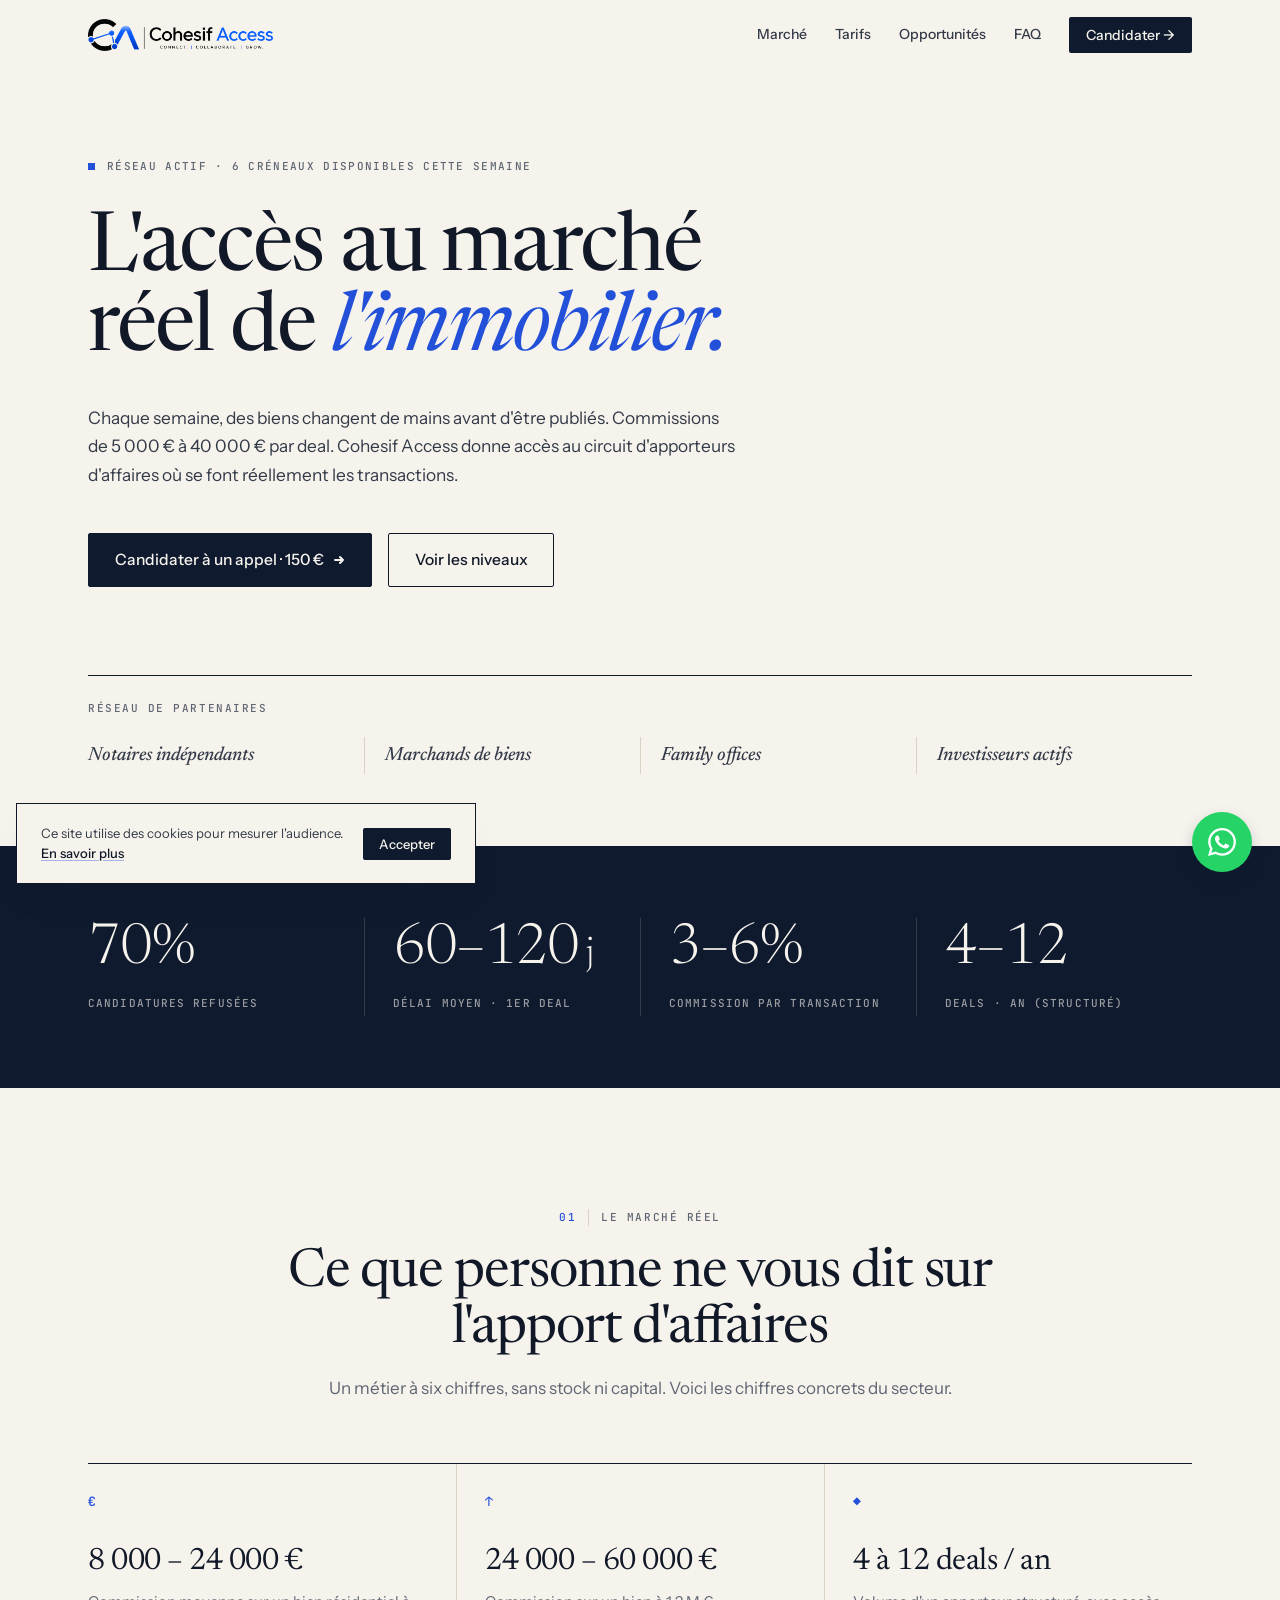
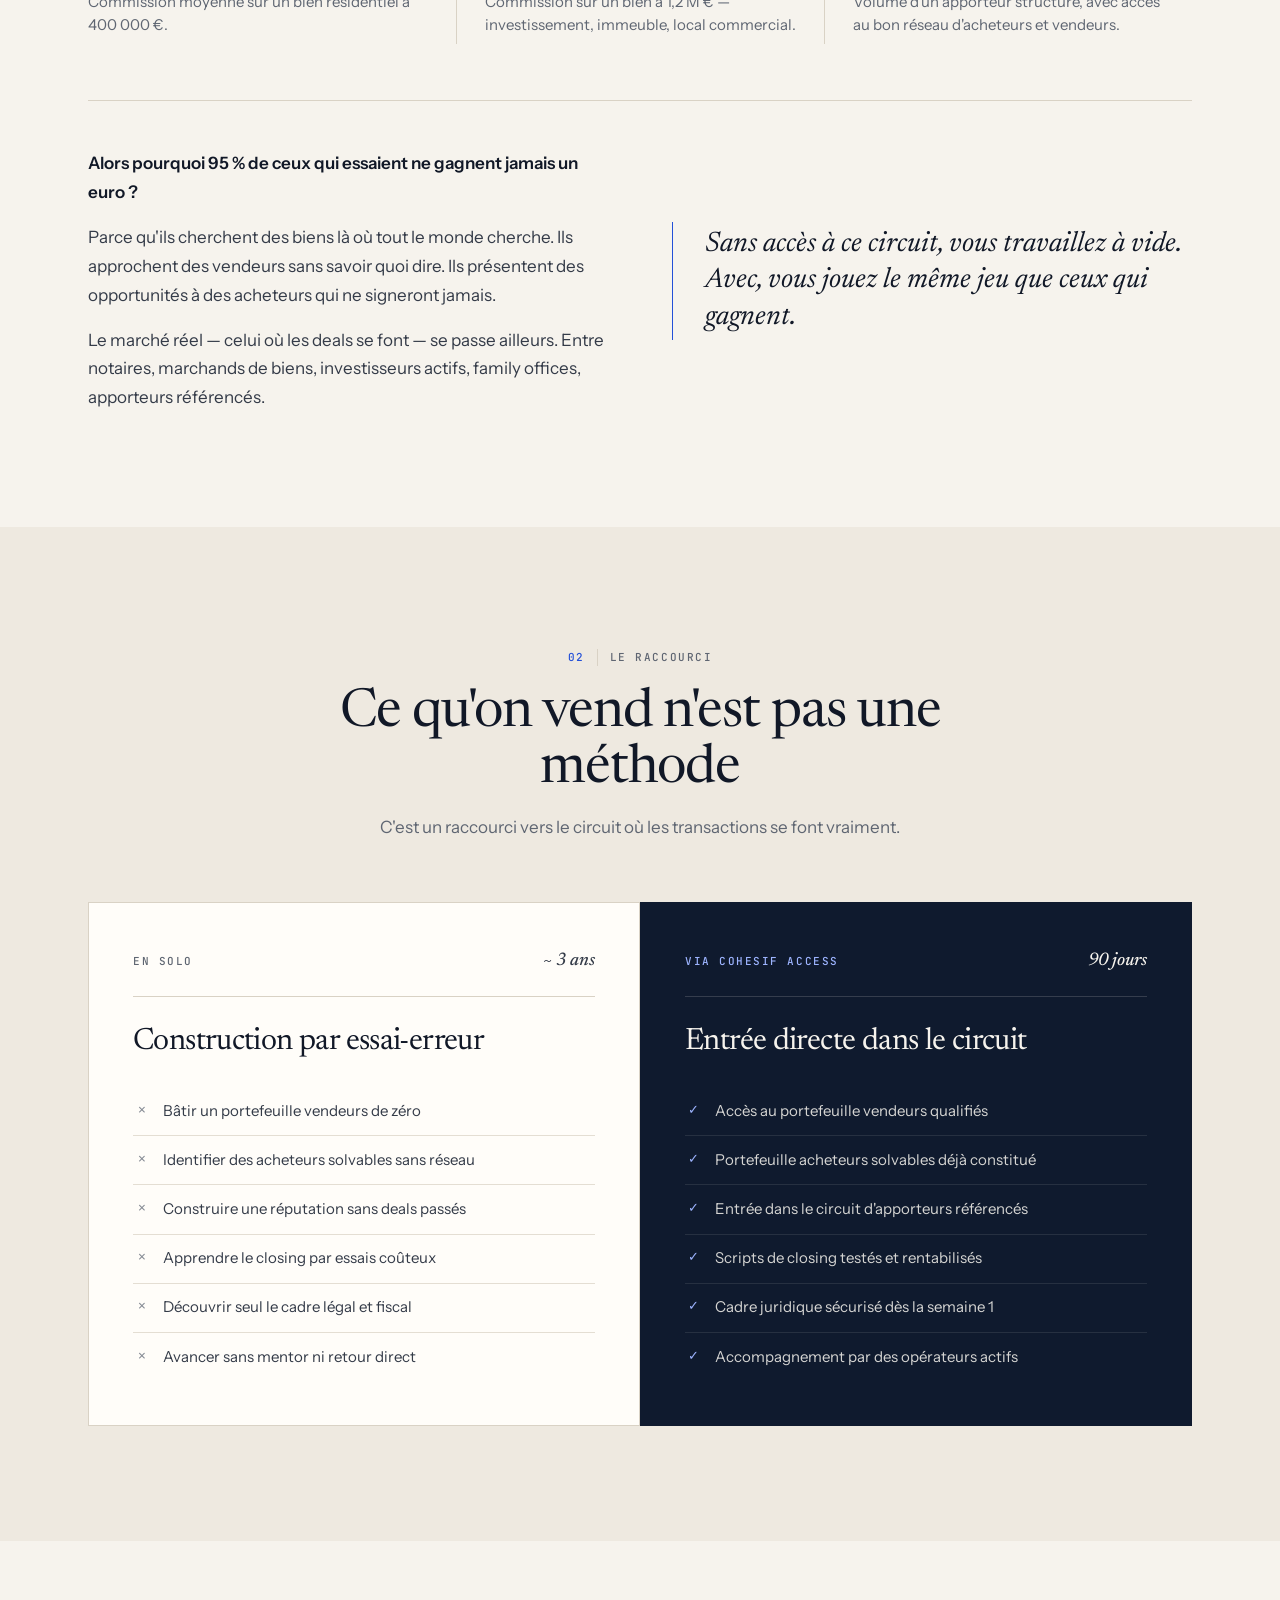
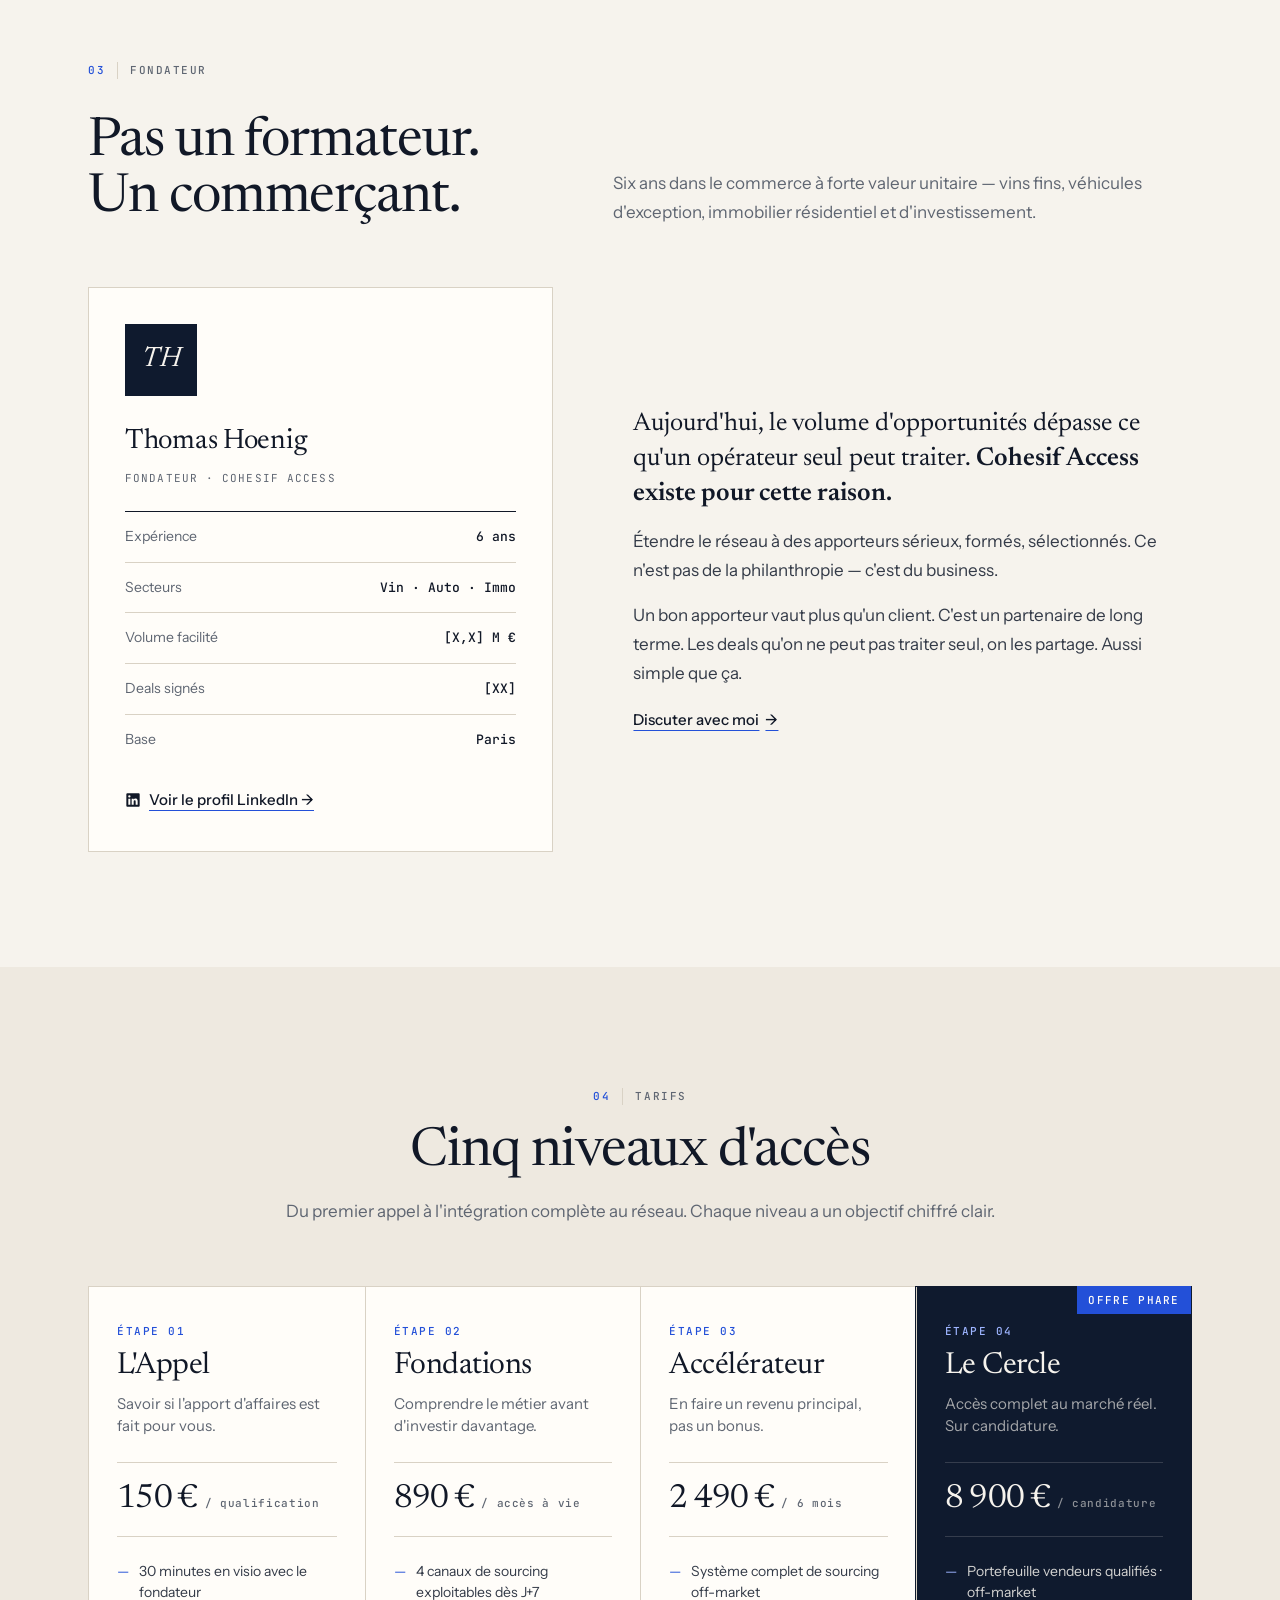
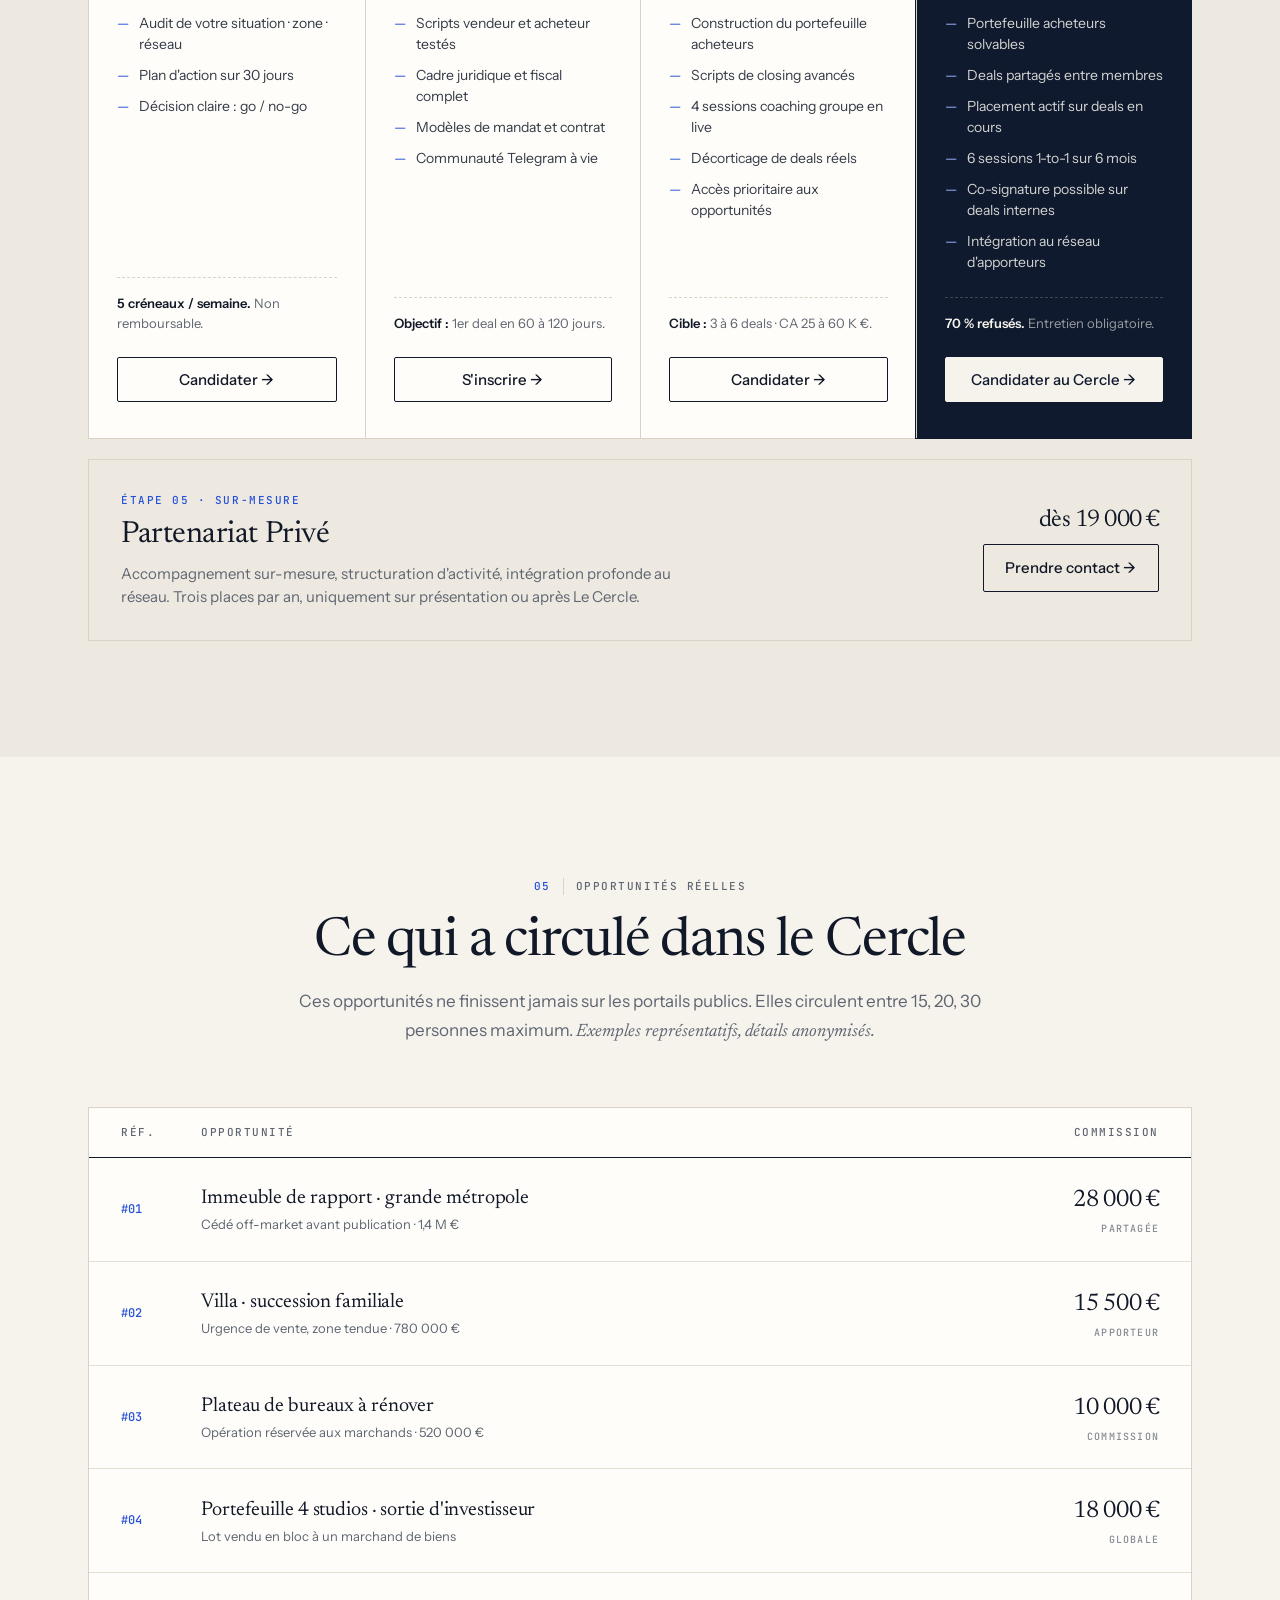
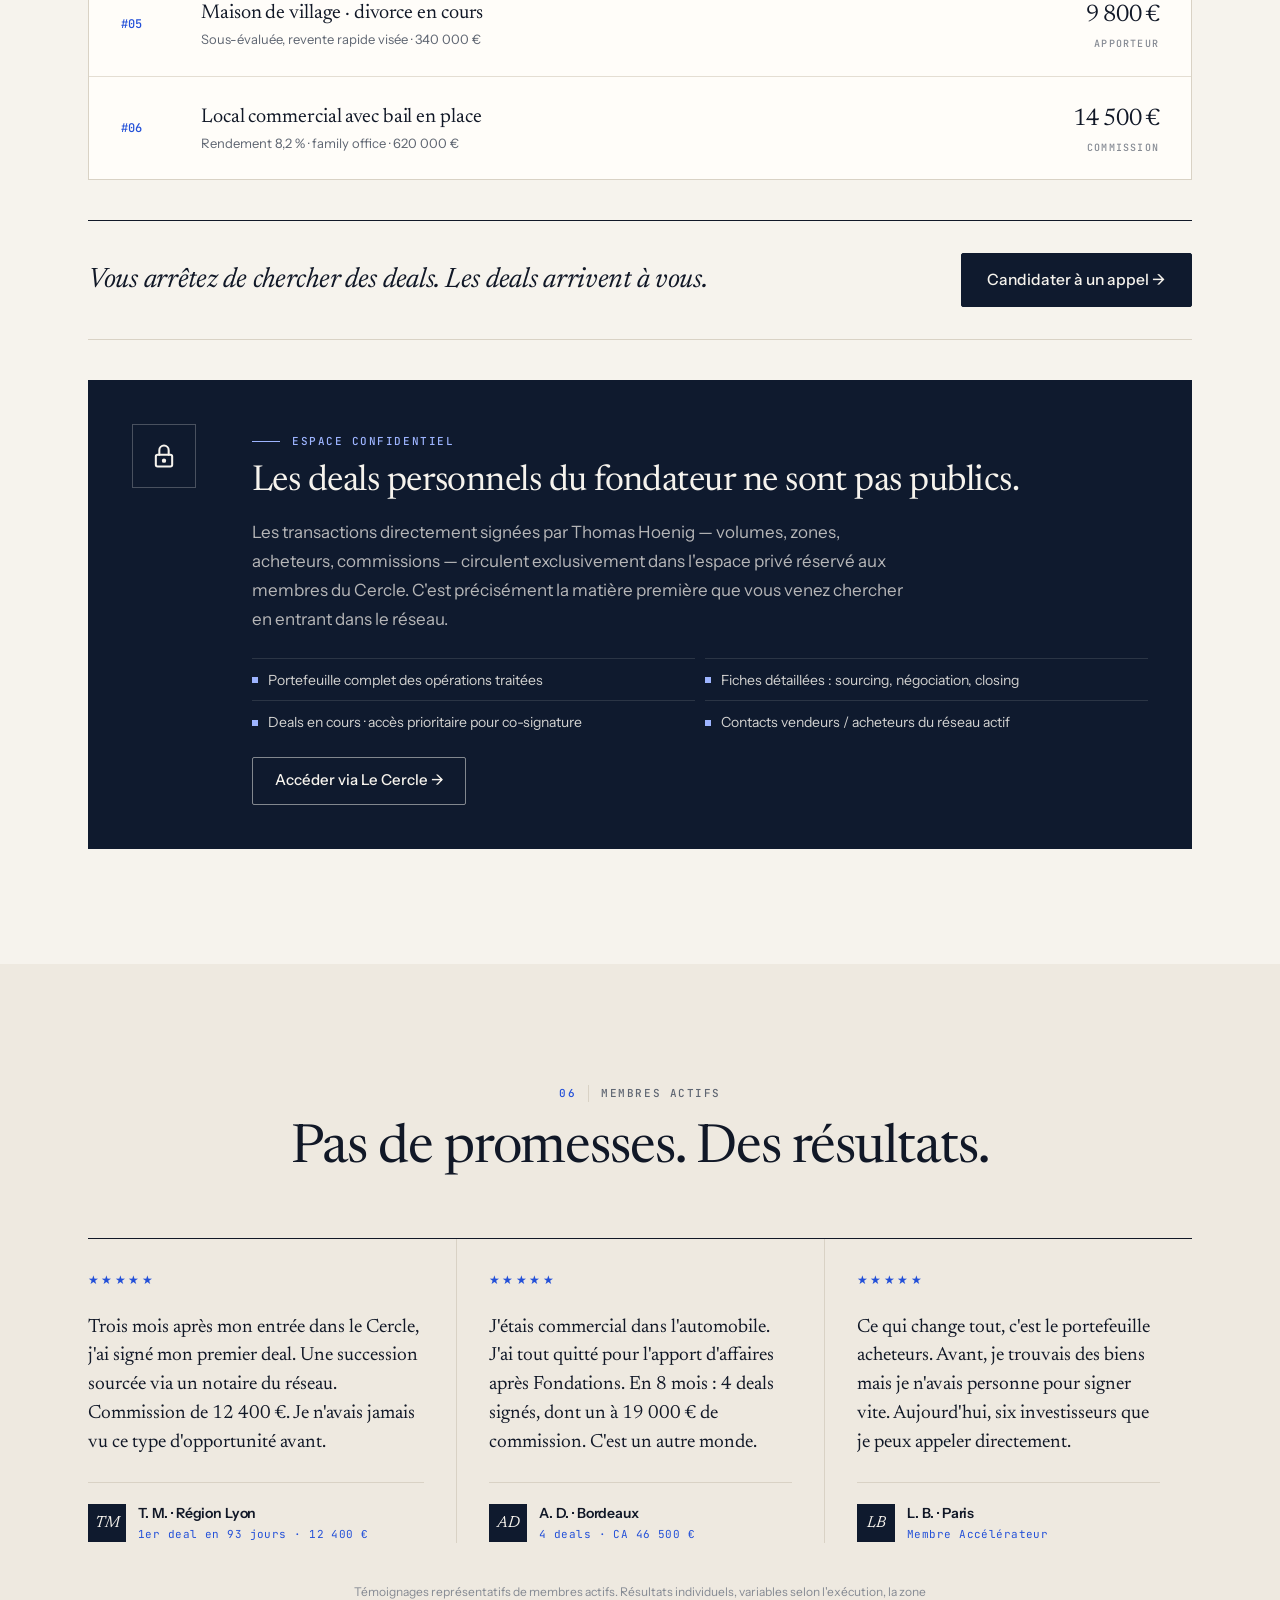
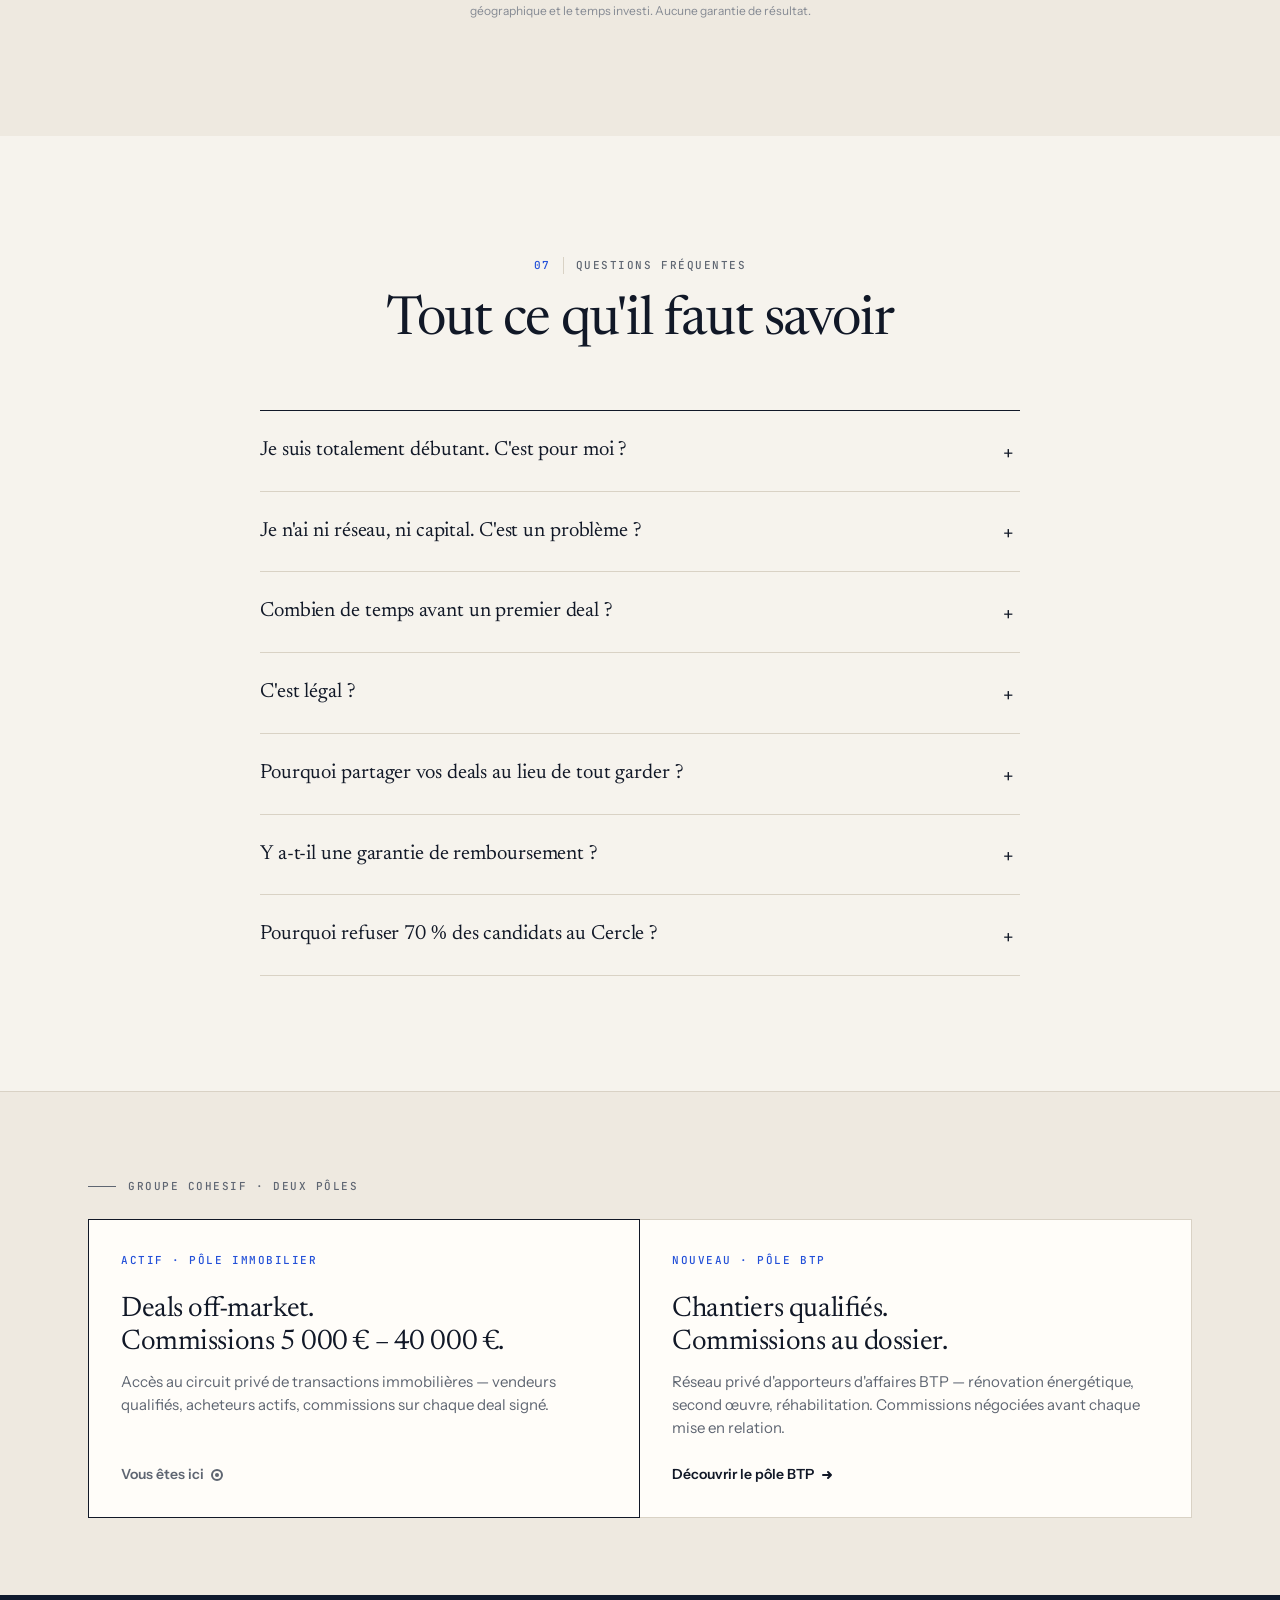
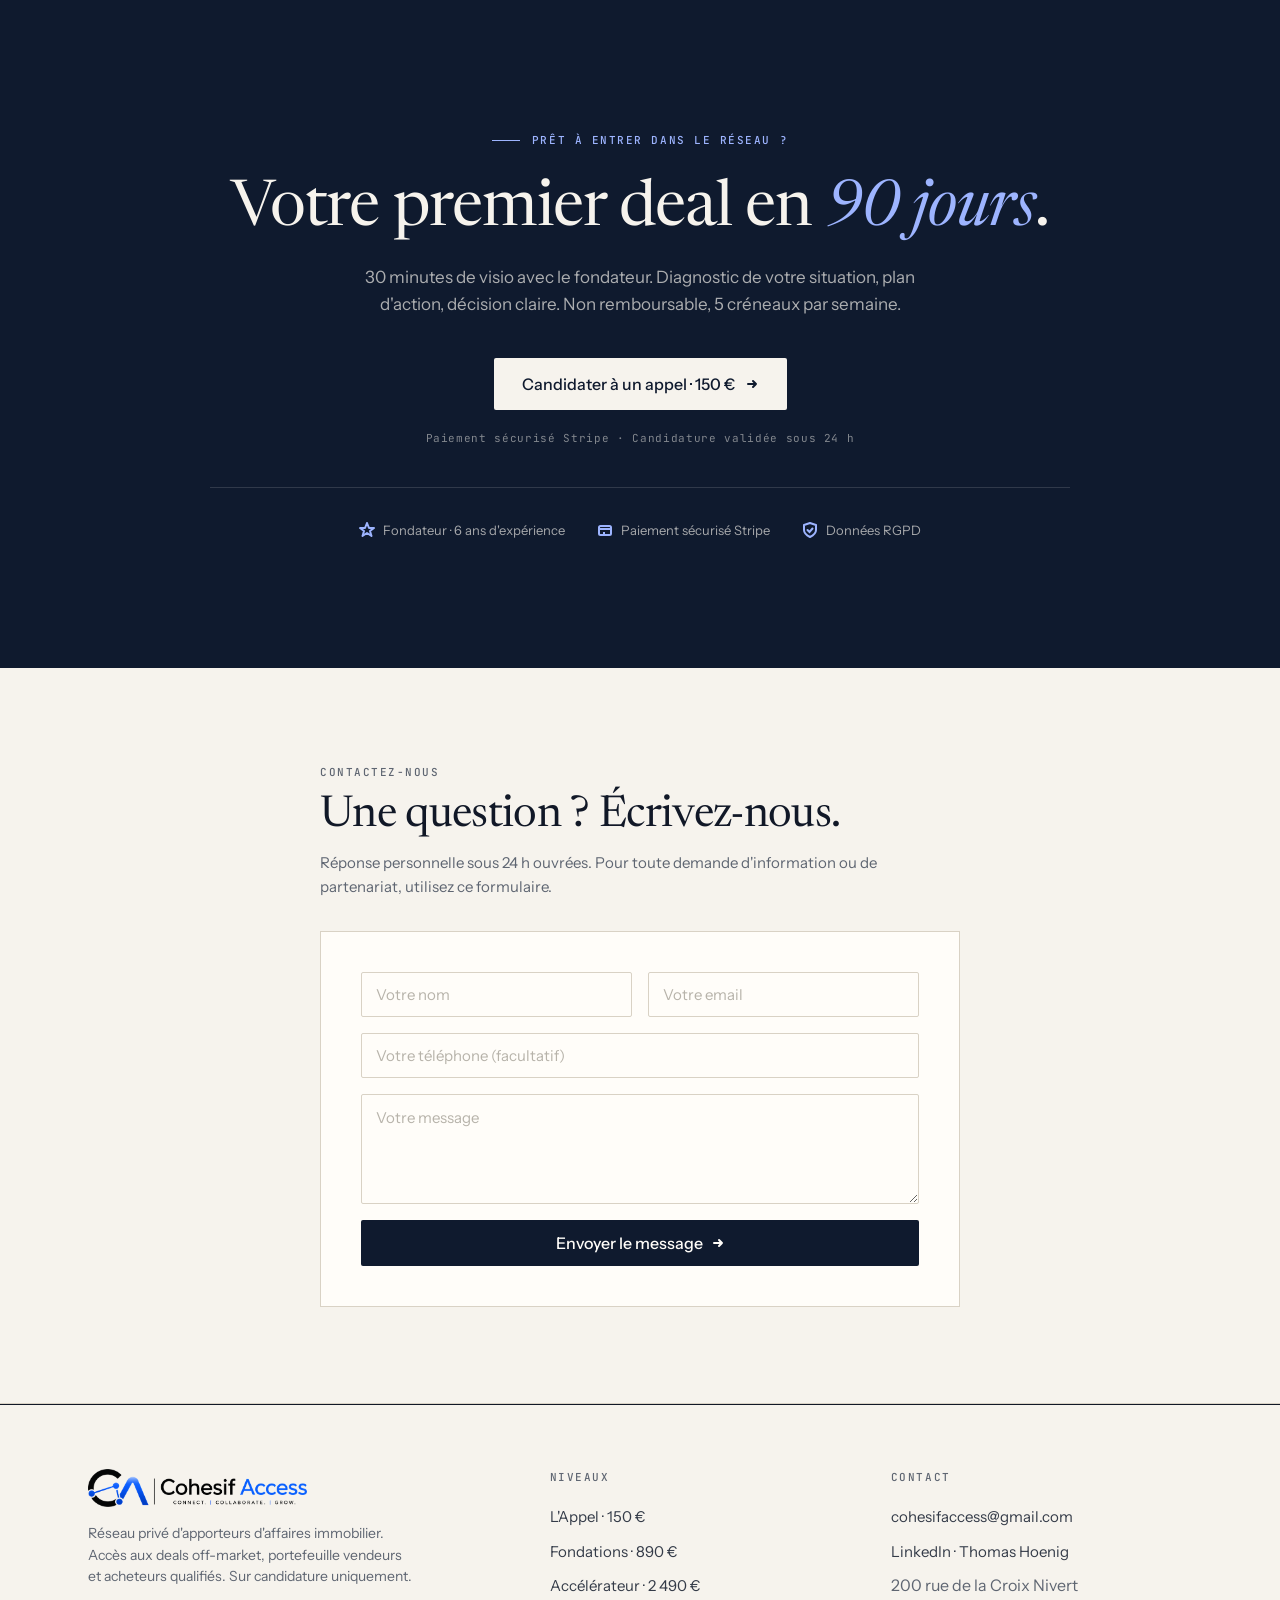
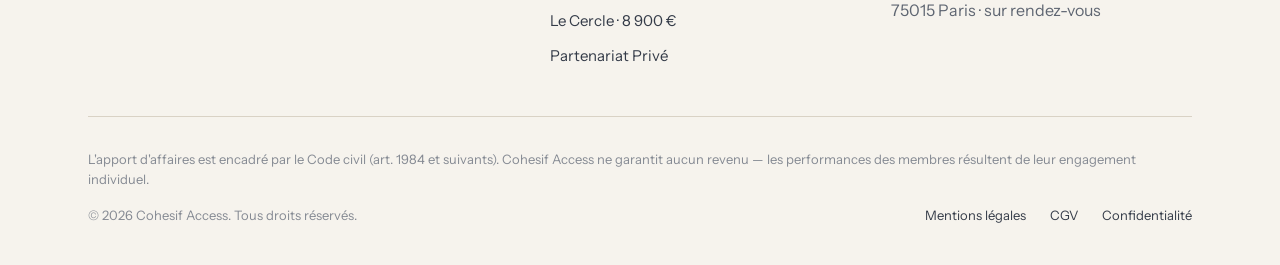
<file: index.html>
<!DOCTYPE html>
<html lang="fr">
<head>
<meta charset="UTF-8" />
<meta name="viewport" content="width=device-width, initial-scale=1.0" />
<meta name="color-scheme" content="light only" />
<meta name="supported-color-schemes" content="light" />
<meta name="theme-color" content="#0f1a2e" />
<meta name="msapplication-TileColor" content="#0f1a2e" />

<!-- SEO · Titre & Description optimisés -->
<title>Cohesif Access — Réseau Privé d'Apporteurs d'Affaires Immobilier | Deals Off-Market</title>
<meta name="description" content="Rejoignez le réseau privé d'apporteurs d'affaires immobilier Cohesif Access. Accédez aux deals off-market, commissions de 5 000 € à 40 000 € par deal. Portefeuille vendeurs et acheteurs qualifiés. Candidature sélective — fondé par Thomas Hoenig." />

<!-- SEO avancé -->
<meta name="author" content="Thomas Hoenig — Groupe Cohesif" />
<meta name="keywords" content="apport d'affaires immobilier, apporteur d'affaires immobilier, deals off-market, réseau immobilier privé, commission immobilière, formation apporteur d'affaires, Thomas Hoenig, Cohesif Access, Groupe Cohesif, investissement immobilier, marchand de biens, off-market immobilier Paris, réseau apporteurs, commission apporteur affaires, devenir apporteur d'affaires" />
<meta name="robots" content="index, follow, max-image-preview:large, max-snippet:-1, max-video-preview:-1" />
<link rel="canonical" href="https://www.cohesifaccess.fr/" />
<meta name="geo.region" content="FR-75" />
<meta name="geo.placename" content="Paris" />
<meta name="geo.position" content="48.840942;2.293518" />
<meta name="ICBM" content="48.840942, 2.293518" />
<meta name="language" content="French" />
<meta name="revisit-after" content="7 days" />
<meta name="rating" content="general" />
<meta name="distribution" content="global" />
<meta http-equiv="content-language" content="fr" />

<!-- Open Graph (Facebook, LinkedIn, WhatsApp, Telegram) -->
<meta property="og:type" content="website" />
<meta property="og:site_name" content="Cohesif Access" />
<meta property="og:title" content="Cohesif Access — Réseau Privé d'Apporteurs d'Affaires Immobilier" />
<meta property="og:description" content="Rejoignez le réseau privé d'apporteurs d'affaires immobilier. Accédez aux deals off-market, commissions de 5 000 € à 40 000 € par deal. Portefeuille vendeurs et acheteurs qualifiés. Sur candidature." />
<meta property="og:url" content="https://www.cohesifaccess.fr/" />
<meta property="og:image" content="https://www.cohesifaccess.fr/og-image.jpg" />
<meta property="og:image:secure_url" content="https://www.cohesifaccess.fr/og-image.jpg" />
<meta property="og:image:type" content="image/jpeg" />
<meta property="og:image:width" content="1200" />
<meta property="og:image:height" content="630" />
<meta property="og:image:alt" content="Cohesif Access — Réseau privé d'apporteurs d'affaires immobilier. Deals off-market, commissions jusqu'à 40 000 €." />
<meta property="og:locale" content="fr_FR" />

<!-- Twitter Cards -->
<meta name="twitter:card" content="summary_large_image" />
<meta name="twitter:title" content="Cohesif Access — Réseau Privé d'Apporteurs d'Affaires Immobilier" />
<meta name="twitter:description" content="Deals off-market, commissions de 5 000 € à 40 000 €. Réseau privé d'apporteurs d'affaires immobilier. Candidature sélective." />
<meta name="twitter:image" content="https://www.cohesifaccess.fr/og-image.jpg" />
<meta name="twitter:image:alt" content="Cohesif Access — Réseau privé d'apporteurs d'affaires immobilier" />

<!-- Schema.org JSON-LD · Organization -->
<script type="application/ld+json">
{
  "@context": "https://schema.org",
  "@type": "Organization",
  "name": "Cohesif Access",
  "alternateName": ["Groupe Cohesif", "Cohesif"],
  "url": "https://www.cohesifaccess.fr/",
  "logo": {
    "@type": "ImageObject",
    "url": "https://www.cohesifaccess.fr/logo.png",
    "width": 512,
    "height": 512
  },
  "image": "https://www.cohesifaccess.fr/og-image.jpg",
  "founder": {
    "@type": "Person",
    "name": "Thomas Hoenig",
    "jobTitle": "Fondateur",
    "sameAs": "https://www.linkedin.com/in/thomas-hoenig-b68427298"
  },
  "address": {
    "@type": "PostalAddress",
    "streetAddress": "200 rue de la Croix Nivert",
    "postalCode": "75015",
    "addressLocality": "Paris",
    "addressRegion": "Île-de-France",
    "addressCountry": "FR"
  },
  "geo": {
    "@type": "GeoCoordinates",
    "latitude": 48.840942,
    "longitude": 2.293518
  },
  "contactPoint": {
    "@type": "ContactPoint",
    "contactType": "customer service",
    "email": "cohesifaccess@gmail.com",
    "availableLanguage": "French",
    "areaServed": "FR"
  },
  "sameAs": [
    "https://www.linkedin.com/in/thomas-hoenig-b68427298"
  ],
  "description": "Réseau privé d'apporteurs d'affaires immobilier. Accès aux deals off-market, portefeuille vendeurs et acheteurs qualifiés. Commissions de 5 000 € à 40 000 € par deal.",
  "knowsAbout": ["Apport d'affaires immobilier", "Deals off-market", "Investissement immobilier", "Commission immobilière", "Marchand de biens"],
  "areaServed": {
    "@type": "Country",
    "name": "France"
  },
  "foundingLocation": {
    "@type": "Place",
    "address": {
      "@type": "PostalAddress",
      "addressLocality": "Paris",
      "addressCountry": "FR"
    }
  }
}
</script>

<!-- Schema.org JSON-LD · LocalBusiness -->
<script type="application/ld+json">
{
  "@context": "https://schema.org",
  "@type": "LocalBusiness",
  "name": "Cohesif Access",
  "image": "https://www.cohesifaccess.fr/og-image.jpg",
  "url": "https://www.cohesifaccess.fr/",
  "@id": "https://www.cohesifaccess.fr/#localbusiness",
  "email": "cohesifaccess@gmail.com",
  "priceRange": "€€",
  "address": {
    "@type": "PostalAddress",
    "streetAddress": "200 rue de la Croix Nivert",
    "addressLocality": "Paris",
    "postalCode": "75015",
    "addressRegion": "Île-de-France",
    "addressCountry": "FR"
  },
  "geo": {
    "@type": "GeoCoordinates",
    "latitude": 48.840942,
    "longitude": 2.293518
  },
  "areaServed": {
    "@type": "Country",
    "name": "France"
  },
  "founder": {
    "@type": "Person",
    "name": "Thomas Hoenig"
  },
  "description": "Réseau privé d'apporteurs d'affaires immobilier. Accès aux deals off-market, portefeuille vendeurs et acheteurs qualifiés. Commissions de 5 000 € à 40 000 € par deal."
}
</script>

<!-- Schema.org JSON-LD · WebSite (sitelinks searchbox) -->
<script type="application/ld+json">
{
  "@context": "https://schema.org",
  "@type": "WebSite",
  "name": "Cohesif Access",
  "alternateName": "Cohesif",
  "url": "https://www.cohesifaccess.fr/",
  "description": "Réseau privé d'apporteurs d'affaires immobilier — deals off-market, commissions de 5 000 € à 40 000 € par deal.",
  "inLanguage": "fr-FR",
  "publisher": {
    "@type": "Organization",
    "name": "Cohesif Access",
    "url": "https://www.cohesifaccess.fr/"
  }
}
</script>

<!-- Schema.org JSON-LD · WebPage -->
<script type="application/ld+json">
{
  "@context": "https://schema.org",
  "@type": "WebPage",
  "name": "Cohesif Access — Réseau Privé d'Apporteurs d'Affaires Immobilier",
  "description": "Rejoignez le réseau privé d'apporteurs d'affaires immobilier Cohesif Access. Deals off-market, commissions de 5 000 € à 40 000 € par deal.",
  "url": "https://www.cohesifaccess.fr/",
  "inLanguage": "fr-FR",
  "isPartOf": {
    "@type": "WebSite",
    "name": "Cohesif Access",
    "url": "https://www.cohesifaccess.fr/"
  },
  "about": {
    "@type": "Thing",
    "name": "Apport d'affaires immobilier"
  },
  "mainEntity": {
    "@type": "Organization",
    "name": "Cohesif Access"
  },
  "speakable": {
    "@type": "SpeakableSpecification",
    "cssSelector": [".hero__lede", ".display-xl"]
  },
  "breadcrumb": {
    "@type": "BreadcrumbList",
    "itemListElement": [
      {
        "@type": "ListItem",
        "position": 1,
        "name": "Accueil",
        "item": "https://www.cohesifaccess.fr/"
      }
    ]
  }
}
</script>

<!-- Schema.org JSON-LD · Service (5 niveaux) -->
<script type="application/ld+json">
{
  "@context": "https://schema.org",
  "@type": "Service",
  "serviceType": "Formation et réseau d'apporteurs d'affaires immobilier",
  "provider": {
    "@type": "Organization",
    "name": "Cohesif Access",
    "url": "https://www.cohesifaccess.fr/"
  },
  "areaServed": {
    "@type": "Country",
    "name": "France"
  },
  "hasOfferCatalog": {
    "@type": "OfferCatalog",
    "name": "Niveaux d'accès Cohesif Access",
    "itemListElement": [
      {
        "@type": "Offer",
        "itemOffered": {
          "@type": "Service",
          "name": "L'Appel — Appel de qualification",
          "description": "30 minutes de visio avec le fondateur. Diagnostic de votre situation, plan d'action, décision claire."
        },
        "price": "150",
        "priceCurrency": "EUR"
      },
      {
        "@type": "Offer",
        "itemOffered": {
          "@type": "Service",
          "name": "Fondations — Formation apport d'affaires",
          "description": "Les bases juridiques, commerciales et opérationnelles de l'apport d'affaires immobilier."
        },
        "price": "890",
        "priceCurrency": "EUR"
      },
      {
        "@type": "Offer",
        "itemOffered": {
          "@type": "Service",
          "name": "Accélérateur — Accompagnement intensif",
          "description": "Accompagnement intensif avec coaching et mise en relation directe avec le réseau."
        },
        "price": "2490",
        "priceCurrency": "EUR"
      },
      {
        "@type": "Offer",
        "itemOffered": {
          "@type": "Service",
          "name": "Le Cercle — Réseau privé d'apporteurs",
          "description": "Accès aux deals off-market, portefeuille vendeurs et acheteurs qualifiés, réseau exclusif sur candidature."
        },
        "price": "5900",
        "priceCurrency": "EUR"
      }
    ]
  }
}
</script>

<!-- Schema.org JSON-LD · FAQPage (rich snippets Google) -->
<script type="application/ld+json">
{
  "@context": "https://schema.org",
  "@type": "FAQPage",
  "mainEntity": [
    {
      "@type": "Question",
      "name": "Je suis totalement débutant. L'apport d'affaires immobilier est-il pour moi ?",
      "acceptedAnswer": {
        "@type": "Answer",
        "text": "Oui, si vous êtes prêt à travailler 8 à 12 heures par semaine et à exécuter sérieusement. Non, si vous cherchez un système passif. Les débutants commencent par Fondations à 890 €."
      }
    },
    {
      "@type": "Question",
      "name": "Je n'ai ni réseau, ni capital. Est-ce un problème pour devenir apporteur d'affaires ?",
      "acceptedAnswer": {
        "@type": "Answer",
        "text": "Pour le capital, non — l'apport d'affaires ne demande aucun investissement financier. Pour le réseau, c'est précisément ce que Cohesif Access vous apporte : vous entrez dans un réseau existant de notaires, marchands de biens, family offices et investisseurs actifs."
      }
    },
    {
      "@type": "Question",
      "name": "Combien de temps avant un premier deal immobilier ?",
      "acceptedAnswer": {
        "@type": "Answer",
        "text": "60 à 120 jours en moyenne pour ceux qui exécutent sérieusement. Certains y arrivent en 3 semaines, d'autres en 6 mois. Cela dépend de votre zone géographique, de votre exécution et du temps investi. Aucune garantie de résultat."
      }
    },
    {
      "@type": "Question",
      "name": "L'apport d'affaires immobilier est-il légal en France ?",
      "acceptedAnswer": {
        "@type": "Answer",
        "text": "Totalement. L'apport d'affaires est un contrat commercial classique encadré par le Code civil. Pour l'immobilier, le positionnement respecte la loi Hoguet — le premier module de Fondations y est entièrement consacré."
      }
    },
    {
      "@type": "Question",
      "name": "Pourquoi Cohesif Access partage ses deals au lieu de tout garder ?",
      "acceptedAnswer": {
        "@type": "Answer",
        "text": "Parce qu'un opérateur seul ne peut pas traiter tout le volume qui passe. Et parce qu'un bon apporteur rapporte plus qu'il ne coûte. C'est du capitalisme simple, pas de la philanthropie."
      }
    },
    {
      "@type": "Question",
      "name": "Y a-t-il une garantie de remboursement chez Cohesif Access ?",
      "acceptedAnswer": {
        "@type": "Answer",
        "text": "Pas de garantie de résultat — c'est illégal et malhonnête de garantir des revenus. Remboursement 14 jours sur les formations si le contenu ne correspond pas à ce qui est annoncé. Le Cercle est sans remboursement — c'est un engagement."
      }
    },
    {
      "@type": "Question",
      "name": "Pourquoi refuser 70 % des candidats au Cercle ?",
      "acceptedAnswer": {
        "@type": "Answer",
        "text": "Parce qu'un mauvais apporteur détruit la confiance construite avec les vendeurs, les acheteurs et les partenaires. La sélection porte sur le sérieux, la capacité d'exécution et la compatibilité. Un Cercle de qualité vaut mieux qu'un club bondé."
      }
    }
  ]
}
</script>

<link rel="icon" href="favicon.ico" sizes="48x48">
<link rel="icon" type="image/png" sizes="32x32" href="favicon-32x32.png">
<link rel="icon" type="image/png" sizes="16x16" href="favicon-16x16.png">
<link rel="apple-touch-icon" sizes="180x180" href="apple-touch-icon.png">
<link rel="manifest" href="manifest.json">

<link rel="preconnect" href="https://fonts.googleapis.com">
<link rel="preconnect" href="https://fonts.gstatic.com" crossorigin>
<link rel="preload" href="https://fonts.googleapis.com/css2?family=Instrument+Sans:wght@400;500;600&family=JetBrains+Mono:wght@400;500&family=Newsreader:ital,opsz,wght@0,6..72,300;0,6..72,400;0,6..72,500;1,6..72,400&display=swap" as="style">
<link href="https://fonts.googleapis.com/css2?family=Instrument+Sans:wght@400;500;600&family=JetBrains+Mono:wght@400;500&family=Newsreader:ital,opsz,wght@0,6..72,300;0,6..72,400;0,6..72,500;1,6..72,400&display=swap" rel="stylesheet">

<style>
/* ═══════════════════════════════════════════════════════════════
   COHESIF ACCESS · Design system clair premium
   Références : Stripe, Linear, Framer, Vercel
   ═══════════════════════════════════════════════════════════════ */

:root {
  /* Couleurs — palette minimale */
  --white: #ffffff;
  --bg: #fbfbfd;
  --bg-soft: #f5f6f8;
  --bg-blue: #f0f4ff;

  --ink-900: #0a0e1a;
  --ink-700: #30384a;
  --ink-500: #5b6474;
  --ink-400: #8089a0;
  --ink-300: #aab1c2;

  --line: #e8eaee;
  --line-soft: #eef0f3;

  --accent: #2756e6;      /* bleu profond · un seul accent */
  --accent-dark: #1d42b8;
  --accent-soft: #edf2ff;

  /* Typo */
  --sans: 'Inter', -apple-system, BlinkMacSystemFont, 'Segoe UI', sans-serif;

  /* Espacements */
  --pad: clamp(1.25rem, 4vw, 3rem);
  --max: 1200px;

  /* Radius */
  --r-sm: 6px;
  --r: 10px;
  --r-lg: 14px;
  --r-xl: 20px;

  /* Ombres douces */
  --shadow-xs: 0 1px 2px rgba(16, 24, 40, 0.04);
  --shadow-sm: 0 1px 3px rgba(16, 24, 40, 0.06), 0 1px 2px rgba(16, 24, 40, 0.04);
  --shadow-md: 0 4px 12px rgba(16, 24, 40, 0.06), 0 2px 4px rgba(16, 24, 40, 0.04);
  --shadow-lg: 0 12px 32px rgba(16, 24, 40, 0.08), 0 4px 8px rgba(16, 24, 40, 0.04);
  --shadow-xl: 0 24px 48px -12px rgba(16, 24, 40, 0.12), 0 8px 16px rgba(16, 24, 40, 0.06);

  --ease: cubic-bezier(0.22, 0.61, 0.36, 1);
  --ease-out: cubic-bezier(0.16, 1, 0.3, 1);
}

*, *::before, *::after { box-sizing: border-box; margin: 0; padding: 0; }

html {
  scroll-behavior: smooth;
  -webkit-text-size-adjust: 100%;
  font-size: 16px;
  color-scheme: light;
  background: var(--white);
}

body {
  background: var(--white) !important;
  color: var(--ink-900);
  font-family: var(--sans);
  font-weight: 400;
  font-size: 16px;
  line-height: 1.5;
  -webkit-font-smoothing: antialiased;
  -moz-osx-font-smoothing: grayscale;
  font-feature-settings: "kern", "liga", "cv11", "ss01";
  overflow-x: hidden;
}

/* Forcer le mode clair partout — override iOS/Android dark mode */
@media (prefers-color-scheme: dark) {
  html, body {
    background: var(--white) !important;
    color: var(--ink-900) !important;
  }
  :root { color-scheme: light; }
}

::selection { background: var(--accent); color: var(--white); }

a { color: inherit; text-decoration: none; }
button { font-family: inherit; background: none; border: none; cursor: pointer; color: inherit; padding: 0; font-size: inherit; }
input, textarea, select { font-family: inherit; }
img, svg { display: block; max-width: 100%; }

.wrap { max-width: var(--max); margin: 0 auto; padding: 0 var(--pad); }
.wrap-sm { max-width: 920px; margin: 0 auto; padding: 0 var(--pad); }

/* ═══════════════════════════════════════════════════════════════
   TYPOGRAPHIE
   ═══════════════════════════════════════════════════════════════ */

.display-xl {
  font-size: clamp(2.25rem, 5.5vw, 4.5rem);
  font-weight: 600;
  line-height: 1.05;
  letter-spacing: -0.035em;
  color: var(--ink-900);
}

.display-l {
  font-size: clamp(1.875rem, 3.75vw, 3rem);
  font-weight: 600;
  line-height: 1.1;
  letter-spacing: -0.03em;
  color: var(--ink-900);
}

.display-m {
  font-size: clamp(1.5rem, 2.5vw, 2rem);
  font-weight: 600;
  line-height: 1.2;
  letter-spacing: -0.025em;
  color: var(--ink-900);
}

.display-s {
  font-size: clamp(1.25rem, 1.8vw, 1.5rem);
  font-weight: 600;
  line-height: 1.3;
  letter-spacing: -0.02em;
  color: var(--ink-900);
}

.eyebrow {
  font-size: 0.8125rem;
  font-weight: 500;
  letter-spacing: 0.01em;
  color: var(--accent);
  display: inline-flex;
  align-items: center;
  gap: 0.5rem;
}

.eyebrow::before {
  content: "";
  width: 16px;
  height: 1.5px;
  background: var(--accent);
  border-radius: 2px;
}

.lede {
  font-size: clamp(1.0625rem, 1.3vw, 1.25rem);
  line-height: 1.6;
  color: var(--ink-700);
  font-weight: 400;
}

.body-l { font-size: 1.0625rem; line-height: 1.6; color: var(--ink-700); }
.body-m { font-size: 0.9375rem; line-height: 1.55; color: var(--ink-500); }
.body-s { font-size: 0.8125rem; line-height: 1.5; color: var(--ink-500); }

strong { font-weight: 600; color: var(--ink-900); }

/* ═══════════════════════════════════════════════════════════════
   NAVIGATION
   ═══════════════════════════════════════════════════════════════ */

.nav {
  position: fixed;
  top: 0; left: 0; right: 0;
  z-index: 80;
  background: rgba(255, 255, 255, 0.72);
  backdrop-filter: saturate(160%) blur(14px);
  -webkit-backdrop-filter: saturate(160%) blur(14px);
  border-bottom: 1px solid transparent;
  transition: border-color 0.3s var(--ease), background 0.3s var(--ease);
}

.nav.scrolled {
  border-bottom-color: var(--line);
  background: rgba(255, 255, 255, 0.88);
}

.nav__inner {
  display: flex;
  align-items: center;
  justify-content: space-between;
  padding: 1rem 0;
  max-width: var(--max);
  margin: 0 auto;
  padding-left: var(--pad);
  padding-right: var(--pad);
}

.brand {
  display: inline-flex;
  align-items: center;
  gap: 0.625rem;
  color: var(--ink-900);
  transition: opacity 0.2s var(--ease);
}

.brand:hover { opacity: 0.75; }

.brand__logo {
  height: 32px;
  width: auto;
  display: block;
}

.foot .brand__logo { height: 38px; }

@media (max-width: 560px) {
  .brand__logo { height: 28px; }
}

.nav__links {
  display: flex;
  align-items: center;
  gap: 0.5rem;
}

.nav__links a {
  font-size: 0.875rem;
  font-weight: 500;
  color: var(--ink-500);
  padding: 0.5rem 0.875rem;
  border-radius: var(--r-sm);
  transition: all 0.2s var(--ease);
}

.nav__links a:hover { color: var(--ink-900); background: var(--bg-soft); }

.nav__cta {
  color: var(--white) !important;
  background: var(--accent);
  padding: 0.5rem 1rem !important;
  font-weight: 500;
  margin-left: 0.5rem;
  border-radius: var(--r-sm);
  transition: all 0.2s var(--ease) !important;
  box-shadow: 0 1px 2px rgba(39, 86, 230, 0.2);
}

.nav__cta:hover {
  background: var(--accent-dark) !important;
  color: var(--white) !important;
  transform: translateY(-1px);
  box-shadow: 0 4px 12px rgba(39, 86, 230, 0.3);
}

@media (max-width: 820px) {
  .nav__links a:not(.nav__cta) { display: none; }
}
.pole-bar {
  display: none;
  position: fixed;
  top: 64px;
  left: 0; right: 0;
  z-index: 79;
  background: var(--accent-soft);
  border-bottom: 1px solid rgba(39,86,230,0.2);
  text-align: center;
  padding: 0.5rem 1rem;
}
.pole-bar__link {
  font-size: 0.8125rem;
  font-weight: 600;
  color: var(--accent);
  text-decoration: none;
  letter-spacing: 0.01em;
}
.pole-bar__link { white-space: nowrap; overflow: hidden; text-overflow: ellipsis; }
@media (max-width: 820px) {
  .pole-bar { display: block; }
  .hero { padding-top: 9.5rem; }
}
/* ── Pôles switcher ── */
.poles { padding: clamp(3rem, 6vw, 5rem) 0; background: var(--bg); }
.poles__label { margin-bottom: 1.5rem; }
.poles__grid {
  display: grid;
  grid-template-columns: 1fr 1fr;
  gap: 1rem;
}
.pole {
  border-radius: 14px;
  padding: clamp(1.5rem, 3vw, 2rem);
  background: var(--white);
  display: flex;
  flex-direction: column;
}
.pole--immo {
  border: 2px solid var(--accent);
}
.pole--btp {
  border: 1px solid var(--line);
  text-decoration: none;
  color: inherit;
  transition: border-color 0.2s var(--ease), box-shadow 0.2s var(--ease);
}
.pole--btp:hover {
  border-color: var(--accent);
  box-shadow: 0 8px 24px rgba(30, 61, 44, 0.1);
}
.pole__tag {
  font-size: 0.75rem;
  font-weight: 700;
  text-transform: uppercase;
  letter-spacing: 0.07em;
  margin-bottom: 1rem;
}
.pole__tag--immo { color: var(--accent); }
.pole__tag--btp { color: var(--accent); }
.pole__title {
  font-size: clamp(1.125rem, 2vw, 1.5rem);
  font-weight: 600;
  letter-spacing: -0.025em;
  color: var(--ink-900);
  line-height: 1.25;
  margin-bottom: 0.75rem;
}
.pole__desc {
  font-size: 0.9375rem;
  color: var(--ink-500);
  line-height: 1.55;
  flex: 1;
  margin-bottom: 1.5rem;
}
.pole__cta {
  display: inline-flex;
  align-items: center;
  gap: 0.375rem;
  font-size: 0.875rem;
  font-weight: 600;
  margin-top: auto;
}
.pole__cta--immo { color: var(--accent); }
.pole__cta--btp { color: var(--accent); }
@media (max-width: 600px) {
  .poles__grid { grid-template-columns: 1fr; }
}

/* ═══════════════════════════════════════════════════════════════
   BOUTONS
   ═══════════════════════════════════════════════════════════════ */

.btn {
  display: inline-flex;
  align-items: center;
  justify-content: center;
  gap: 0.5rem;
  font-size: 0.9375rem;
  font-weight: 500;
  letter-spacing: -0.005em;
  padding: 0.75rem 1.25rem;
  border-radius: var(--r-sm);
  transition: all 0.2s var(--ease);
  white-space: nowrap;
  cursor: pointer;
  line-height: 1.25;
}

.btn--primary {
  background: var(--accent);
  color: var(--white);
  box-shadow: 0 1px 0 rgba(255,255,255,0.2) inset, 0 1px 2px rgba(39, 86, 230, 0.2);
}

.btn--primary:hover {
  background: var(--accent-dark);
  transform: translateY(-1px);
  box-shadow: 0 1px 0 rgba(255,255,255,0.2) inset, 0 6px 16px rgba(39, 86, 230, 0.3);
}

.btn--accent {
  background: var(--accent);
  color: var(--white);
  box-shadow: 0 1px 0 rgba(255,255,255,0.2) inset, 0 1px 2px rgba(39, 86, 230, 0.2);
}

.btn--accent:hover {
  background: var(--accent-dark);
  transform: translateY(-1px);
  box-shadow: 0 1px 0 rgba(255,255,255,0.2) inset, 0 6px 16px rgba(39, 86, 230, 0.3);
}

.btn--ghost {
  background: var(--white);
  color: var(--ink-900);
  border: 1px solid var(--line);
  box-shadow: var(--shadow-xs);
}

.btn--ghost:hover {
  background: var(--bg-soft);
  border-color: var(--ink-300);
  transform: translateY(-1px);
}

.btn--lg { padding: 0.875rem 1.5rem; font-size: 1rem; }

.btn__arrow {
  display: inline-flex;
  width: 14px;
  height: 14px;
  transition: transform 0.25s var(--ease);
}

.btn:hover .btn__arrow { transform: translateX(3px); }

.link-arrow {
  display: inline-flex;
  align-items: center;
  gap: 0.375rem;
  font-size: 0.9375rem;
  font-weight: 500;
  color: var(--accent);
  transition: gap 0.2s var(--ease);
}

.link-arrow:hover { gap: 0.625rem; }

.link-arrow::after {
  content: "→";
  transition: transform 0.2s var(--ease);
}

.link-arrow:hover::after { transform: translateX(2px); }

/* Bouton inline qui ressemble à un lien · utilisé pour modales légales */
.text-link {
  background: none;
  border: none;
  padding: 0;
  font: inherit;
  color: var(--accent);
  cursor: pointer;
  text-decoration: underline;
  text-underline-offset: 2px;
  text-decoration-color: rgba(39, 86, 230, 0.4);
  transition: text-decoration-color 0.2s var(--ease);
}

.text-link:hover { text-decoration-color: var(--accent); }

.foot__legal-links .text-link,
.foot__bottom .text-link {
  color: var(--ink-700);
  text-decoration: none;
  font-size: 0.8125rem;
}

.foot__legal-links .text-link:hover,
.foot__bottom .text-link:hover { color: var(--accent); }

/* ═══════════════════════════════════════════════════════════════
   HERO
   ═══════════════════════════════════════════════════════════════ */

.hero {
  padding: 8rem 0 5rem;
  position: relative;
  overflow: hidden;
  background-image:
    linear-gradient(rgba(39, 86, 230, 0.035) 1px, transparent 1px),
    linear-gradient(90deg, rgba(39, 86, 230, 0.035) 1px, transparent 1px);
  background-size: 56px 56px;
  background-position: center;
}

.hero::before {
  content: "";
  position: absolute;
  top: -200px;
  right: -200px;
  width: 800px;
  height: 800px;
  background: radial-gradient(circle, rgba(39, 86, 230, 0.08) 0%, transparent 55%);
  pointer-events: none;
  z-index: 0;
}

.hero::after {
  content: "";
  position: absolute;
  bottom: 0;
  left: 0;
  right: 0;
  height: 240px;
  background: linear-gradient(to bottom, transparent, var(--white));
  pointer-events: none;
  z-index: 0;
}

.hero__inner { position: relative; z-index: 1; }

.hero__badge {
  display: inline-flex;
  align-items: center;
  gap: 0.5rem;
  padding: 0.375rem 0.75rem 0.375rem 0.5rem;
  background: var(--white);
  border: 1px solid var(--line);
  border-radius: 999px;
  font-size: 0.8125rem;
  font-weight: 500;
  color: var(--ink-700);
  box-shadow: var(--shadow-xs);
  margin-bottom: 1.75rem;
  animation: rise 0.8s var(--ease-out);
}

.hero__badge-dot {
  width: 8px;
  height: 8px;
  background: #22c55e;
  border-radius: 50%;
  box-shadow: 0 0 0 3px rgba(34, 197, 94, 0.2);
  animation: pulse 2s ease-in-out infinite;
}

@keyframes pulse {
  0%, 100% { box-shadow: 0 0 0 3px rgba(34, 197, 94, 0.2); }
  50% { box-shadow: 0 0 0 5px rgba(34, 197, 94, 0.1); }
}

.hero h1 {
  max-width: 18ch;
  margin-bottom: 1.5rem;
  animation: rise 0.9s var(--ease-out) 0.1s backwards;
}

.hero h1 span.accent { color: var(--accent); }

.hero__lede {
  max-width: 56ch;
  margin-bottom: 2.5rem;
  animation: rise 0.9s var(--ease-out) 0.2s backwards;
}

.hero__cta-row {
  display: flex;
  align-items: center;
  gap: 1rem;
  flex-wrap: wrap;
  animation: rise 0.9s var(--ease-out) 0.3s backwards;
}

@keyframes rise {
  from { opacity: 0; transform: translateY(16px); }
  to { opacity: 1; transform: translateY(0); }
}

/* Logos bar */
.logos-bar {
  margin-top: 5rem;
  padding-top: 3rem;
  border-top: 1px solid var(--line);
  animation: rise 0.9s var(--ease-out) 0.5s backwards;
}

.logos-bar__label {
  font-size: 0.8125rem;
  color: var(--ink-500);
  margin-bottom: 1.25rem;
  font-weight: 500;
}

.logos-bar__grid {
  display: grid;
  grid-template-columns: repeat(4, 1fr);
  gap: 2rem;
  align-items: center;
}

.logos-bar__item {
  font-size: 0.9375rem;
  color: var(--ink-400);
  font-weight: 500;
  letter-spacing: -0.01em;
  display: flex;
  align-items: center;
  gap: 0.5rem;
}

.logos-bar__item::before {
  content: "";
  width: 6px;
  height: 6px;
  background: var(--ink-300);
  border-radius: 50%;
}

@media (max-width: 700px) {
  .logos-bar__grid { grid-template-columns: 1fr 1fr; gap: 1.25rem; }
}

/* ═══════════════════════════════════════════════════════════════
   STATS
   ═══════════════════════════════════════════════════════════════ */

.stats {
  padding: 5rem 0;
  background: var(--bg);
  border-top: 1px solid var(--line);
  border-bottom: 1px solid var(--line);
}

.stats__grid {
  display: grid;
  grid-template-columns: repeat(4, 1fr);
  gap: 2rem;
}

.stat {
  display: flex;
  flex-direction: column;
  gap: 0.5rem;
}

.stat__value {
  font-size: clamp(2rem, 3.5vw, 2.75rem);
  font-weight: 600;
  letter-spacing: -0.035em;
  color: var(--ink-900);
  line-height: 1;
  font-feature-settings: "tnum", "lnum";
}

.stat__value span { color: var(--accent); }

.stat__label {
  font-size: 0.875rem;
  color: var(--ink-500);
  font-weight: 500;
}

@media (max-width: 700px) {
  .stats__grid { grid-template-columns: 1fr 1fr; gap: 2rem 1rem; }
}

/* ═══════════════════════════════════════════════════════════════
   SECTIONS
   ═══════════════════════════════════════════════════════════════ */

section { position: relative; }

.section {
  padding: clamp(5rem, 9vw, 8rem) 0;
}

.section--bg { background: var(--bg); }

.section__head {
  text-align: center;
  max-width: 720px;
  margin: 0 auto 4rem;
}

.section__head .eyebrow { margin-bottom: 1rem; }

.section__head--left {
  text-align: left;
  max-width: none;
  margin-bottom: 3.5rem;
  display: grid;
  grid-template-columns: 1fr;
  gap: 1rem;
}

@media (min-width: 900px) {
  .section__head--split {
    grid-template-columns: 1fr 1.3fr;
    align-items: end;
    gap: 3rem 5rem;
  }
}

/* ═══════════════════════════════════════════════════════════════
   01 · MARCHÉ · feature cards
   ═══════════════════════════════════════════════════════════════ */

.features {
  display: grid;
  grid-template-columns: 1fr;
  gap: 1rem;
}

@media (min-width: 760px) {
  .features { grid-template-columns: repeat(3, 1fr); }
}

.feature {
  padding: 2rem;
  background: var(--white);
  border: 1px solid var(--line);
  border-radius: var(--r-lg);
  transition: all 0.3s var(--ease);
  box-shadow: var(--shadow-xs);
}

.feature:hover {
  border-color: var(--accent);
  transform: translateY(-2px);
  box-shadow: var(--shadow-md);
}

.feature__icon {
  width: 40px;
  height: 40px;
  border-radius: var(--r-sm);
  background: var(--accent-soft);
  color: var(--accent);
  display: grid;
  place-items: center;
  margin-bottom: 1.25rem;
  font-weight: 600;
  font-size: 1.125rem;
}

.feature__value {
  font-size: 1.5rem;
  font-weight: 600;
  letter-spacing: -0.025em;
  color: var(--ink-900);
  margin-bottom: 0.5rem;
  line-height: 1.15;
  font-feature-settings: "tnum", "lnum";
}

.feature__caption {
  font-size: 0.9375rem;
  color: var(--ink-500);
  line-height: 1.5;
}

/* Panel pourquoi */
.panel {
  margin-top: 3rem;
  padding: 3rem;
  background: var(--white);
  border: 1px solid var(--line);
  border-radius: var(--r-lg);
  display: grid;
  grid-template-columns: 1fr;
  gap: 2rem;
  box-shadow: var(--shadow-sm);
}

@media (min-width: 900px) {
  .panel { grid-template-columns: 1fr 1fr; gap: 4rem; }
}

.panel__text p + p { margin-top: 1rem; }

.panel__pull {
  padding: 1.5rem;
  background: var(--accent-soft);
  border-left: 3px solid var(--accent);
  border-radius: var(--r-sm);
  font-size: 1rem;
  color: var(--ink-900);
  font-weight: 500;
  line-height: 1.55;
  align-self: center;
}

/* ═══════════════════════════════════════════════════════════════
   02 · ACCÈS · side by side
   ═══════════════════════════════════════════════════════════════ */

.compare {
  display: grid;
  grid-template-columns: 1fr;
  gap: 1.5rem;
  position: relative;
}

@media (min-width: 860px) {
  .compare { grid-template-columns: 1fr 1fr; gap: 1.5rem; }
}

.compare__card {
  padding: 2.25rem;
  background: var(--white);
  border: 1px solid var(--line);
  border-radius: var(--r-lg);
  box-shadow: var(--shadow-xs);
  transition: all 0.3s var(--ease);
}

.compare__card--highlight {
  border-color: var(--accent);
  background: linear-gradient(180deg, var(--accent-soft) 0%, var(--white) 40%);
  box-shadow: 0 0 0 1px var(--accent), var(--shadow-md);
  position: relative;
}

.compare__card--highlight::before {
  content: "Recommandé";
  position: absolute;
  top: -11px;
  left: 2rem;
  background: var(--accent);
  color: var(--white);
  font-size: 0.6875rem;
  font-weight: 600;
  letter-spacing: 0.04em;
  padding: 0.25rem 0.625rem;
  border-radius: 999px;
  text-transform: uppercase;
}

.compare__head {
  display: flex;
  justify-content: space-between;
  align-items: baseline;
  margin-bottom: 0.75rem;
  gap: 1rem;
}

.compare__label {
  font-size: 0.75rem;
  font-weight: 600;
  color: var(--ink-500);
  letter-spacing: 0.06em;
  text-transform: uppercase;
}

.compare__card--highlight .compare__label { color: var(--accent); }

.compare__duration {
  font-size: 0.875rem;
  color: var(--ink-500);
  font-weight: 500;
}

.compare__title {
  font-size: 1.375rem;
  font-weight: 600;
  letter-spacing: -0.02em;
  color: var(--ink-900);
  margin-bottom: 1.5rem;
  line-height: 1.25;
}

.compare__list { list-style: none; display: flex; flex-direction: column; gap: 0.875rem; }

.compare__list li {
  display: flex;
  align-items: flex-start;
  gap: 0.75rem;
  font-size: 0.9375rem;
  line-height: 1.5;
  color: var(--ink-700);
}

.compare__check {
  flex-shrink: 0;
  width: 18px;
  height: 18px;
  margin-top: 2px;
  border-radius: 50%;
  display: grid;
  place-items: center;
  color: var(--white);
  font-size: 10px;
  font-weight: 700;
}

.compare__check--no { background: var(--bg-soft); color: var(--ink-400); }
.compare__check--no::before { content: "✕"; }
.compare__check--yes { background: var(--accent); }
.compare__check--yes::before { content: "✓"; }

/* ═══════════════════════════════════════════════════════════════
   03 · FONDATEUR
   ═══════════════════════════════════════════════════════════════ */

.founder {
  display: grid;
  grid-template-columns: 1fr;
  gap: 3rem;
  align-items: center;
}

@media (min-width: 900px) {
  .founder { grid-template-columns: 1fr 1.2fr; gap: 5rem; }
}

.founder__card {
  padding: 2rem;
  background: var(--white);
  border: 1px solid var(--line);
  border-radius: var(--r-lg);
  box-shadow: var(--shadow-sm);
}

.founder__avatar {
  width: 56px;
  height: 56px;
  border-radius: 50%;
  background: var(--accent-soft);
  color: var(--accent);
  display: grid;
  place-items: center;
  font-weight: 600;
  font-size: 1.125rem;
  margin-bottom: 1.25rem;
  border: 1px solid rgba(39, 86, 230, 0.15);
}

.founder__name {
  font-size: 1.125rem;
  font-weight: 600;
  letter-spacing: -0.015em;
  color: var(--ink-900);
  margin-bottom: 0.25rem;
}

.founder__role {
  font-size: 0.875rem;
  color: var(--ink-500);
  margin-bottom: 1.5rem;
}

.founder__creds {
  list-style: none;
  display: flex;
  flex-direction: column;
  gap: 0;
  border-top: 1px solid var(--line);
}

.founder__creds li {
  display: flex;
  justify-content: space-between;
  align-items: baseline;
  padding: 0.875rem 0;
  border-bottom: 1px solid var(--line);
  font-size: 0.9375rem;
}

.founder__creds li:last-child { border-bottom: none; }

.founder__creds .key { color: var(--ink-500); }
.founder__creds .val { font-weight: 600; color: var(--ink-900); }

.founder__prose p + p { margin-top: 1rem; }

.founder__link {
  margin-top: 1.5rem;
  display: inline-flex;
  align-items: center;
  gap: 0.5rem;
  font-size: 0.9375rem;
  font-weight: 500;
  color: var(--accent);
}

.founder__link svg { width: 16px; height: 16px; }

/* ═══════════════════════════════════════════════════════════════
   04 · NIVEAUX · pricing
   ═══════════════════════════════════════════════════════════════ */

.levels {
  display: grid;
  grid-template-columns: 1fr;
  gap: 1.5rem;
}

@media (min-width: 900px) {
  .levels { grid-template-columns: repeat(2, 1fr); gap: 1.25rem; }
  .levels > .level:last-child { grid-column: span 2; }
}

@media (min-width: 1100px) {
  .levels { grid-template-columns: repeat(4, 1fr); }
  .levels > .level:last-child { grid-column: auto; }
}

.level {
  padding: 2rem;
  background: var(--white);
  border: 1px solid var(--line);
  border-radius: var(--r-lg);
  transition: all 0.3s var(--ease);
  display: flex;
  flex-direction: column;
  gap: 1.5rem;
  box-shadow: var(--shadow-xs);
  position: relative;
}

.level:hover {
  border-color: var(--ink-300);
  transform: translateY(-3px);
  box-shadow: var(--shadow-lg);
}

.level--flagship {
  border-color: var(--accent);
  box-shadow: 0 0 0 1px var(--accent), var(--shadow-md);
  background: linear-gradient(180deg, rgba(39, 86, 230, 0.04) 0%, var(--white) 30%);
}

.level--flagship:hover {
  box-shadow: 0 0 0 1px var(--accent), var(--shadow-xl);
}

.level__badge {
  position: absolute;
  top: -11px;
  left: 2rem;
  background: var(--accent);
  color: var(--white);
  font-size: 0.6875rem;
  font-weight: 600;
  letter-spacing: 0.04em;
  padding: 0.25rem 0.625rem;
  border-radius: 999px;
  text-transform: uppercase;
}

.level__head { display: flex; flex-direction: column; gap: 0.5rem; }

.level__step {
  font-size: 0.75rem;
  font-weight: 600;
  color: var(--accent);
  letter-spacing: 0.06em;
  text-transform: uppercase;
}

.level__name {
  font-size: 1.375rem;
  font-weight: 600;
  letter-spacing: -0.02em;
  color: var(--ink-900);
  line-height: 1.2;
}

.level__tagline {
  font-size: 0.9375rem;
  color: var(--ink-500);
  line-height: 1.5;
}

.level__price-row {
  display: flex;
  align-items: baseline;
  gap: 0.5rem;
  padding: 1.25rem 0;
  border-top: 1px solid var(--line);
  border-bottom: 1px solid var(--line);
}

.level__price {
  font-size: 2rem;
  font-weight: 600;
  letter-spacing: -0.03em;
  color: var(--ink-900);
  line-height: 1;
  font-feature-settings: "tnum", "lnum";
}

.level__price-suffix {
  font-size: 0.875rem;
  color: var(--ink-500);
  font-weight: 500;
}

.level__list {
  list-style: none;
  display: flex;
  flex-direction: column;
  gap: 0.625rem;
  flex: 1;
}

.level__list li {
  display: flex;
  align-items: flex-start;
  gap: 0.625rem;
  font-size: 0.875rem;
  line-height: 1.5;
  color: var(--ink-700);
}

.level__list li::before {
  content: "";
  flex-shrink: 0;
  width: 16px;
  height: 16px;
  margin-top: 2px;
  border-radius: 50%;
  background: var(--accent-soft);
  background-image: url("data:image/svg+xml,%3Csvg xmlns='http://www.w3.org/2000/svg' viewBox='0 0 16 16' fill='none' stroke='%232756e6' stroke-width='2.5'%3E%3Cpath d='M3 8l3.5 3.5L13 5'/%3E%3C/svg%3E");
  background-size: 12px;
  background-position: center;
  background-repeat: no-repeat;
}

.level__note {
  font-size: 0.8125rem;
  color: var(--ink-500);
  padding: 0.875rem 1rem;
  background: var(--bg-soft);
  border-radius: var(--r-sm);
  line-height: 1.5;
}

.level__note strong { color: var(--ink-900); font-weight: 600; }

.level__cta {
  display: inline-flex;
  align-items: center;
  justify-content: center;
  gap: 0.5rem;
  padding: 0.75rem 1.25rem;
  background: var(--white);
  color: var(--ink-900);
  border: 1px solid var(--line);
  border-radius: var(--r-sm);
  font-size: 0.9375rem;
  font-weight: 500;
  transition: all 0.2s var(--ease);
  box-shadow: var(--shadow-xs);
  width: 100%;
}

.level__cta:hover {
  background: var(--accent);
  color: var(--white);
  border-color: var(--accent);
  transform: translateY(-1px);
}

.level--flagship .level__cta {
  background: var(--accent);
  color: var(--white);
  border-color: var(--accent);
}

.level--flagship .level__cta:hover {
  background: var(--accent-dark);
  border-color: var(--accent-dark);
  box-shadow: var(--shadow-md);
}

/* ═══════════════════════════════════════════════════════════════
   05 · OPPORTUNITÉS · table
   ═══════════════════════════════════════════════════════════════ */

.deals {
  background: var(--white);
  border: 1px solid var(--line);
  border-radius: var(--r-lg);
  box-shadow: var(--shadow-sm);
  overflow: hidden;
}

.deals__header {
  display: grid;
  grid-template-columns: 56px 1fr auto;
  gap: 1.5rem;
  padding: 1rem 2rem;
  background: var(--bg-soft);
  border-bottom: 1px solid var(--line);
  font-size: 0.75rem;
  font-weight: 600;
  letter-spacing: 0.06em;
  text-transform: uppercase;
  color: var(--ink-500);
}

@media (max-width: 680px) {
  .deals__header { display: none; }
}

.deal {
  display: grid;
  grid-template-columns: 56px 1fr auto;
  gap: 1.5rem;
  padding: 1.5rem 2rem;
  border-bottom: 1px solid var(--line-soft);
  align-items: center;
  transition: background 0.2s var(--ease);
}

.deal:last-child { border-bottom: none; }

.deal:hover { background: var(--bg); }

.deal__ref {
  font-size: 0.8125rem;
  color: var(--ink-400);
  font-weight: 500;
  font-feature-settings: "tnum", "lnum";
}

.deal__body { display: flex; flex-direction: column; gap: 0.25rem; min-width: 0; }

.deal__title {
  font-size: 1rem;
  font-weight: 600;
  color: var(--ink-900);
  letter-spacing: -0.01em;
  line-height: 1.3;
}

.deal__meta {
  font-size: 0.8125rem;
  color: var(--ink-500);
  line-height: 1.4;
}

.deal__amount {
  text-align: right;
  white-space: nowrap;
  display: flex;
  flex-direction: column;
  align-items: flex-end;
  gap: 0.125rem;
}

.deal__amount-val {
  font-size: 1.125rem;
  font-weight: 600;
  color: var(--accent);
  letter-spacing: -0.015em;
  font-feature-settings: "tnum", "lnum";
}

.deal__amount-label {
  font-size: 0.75rem;
  color: var(--ink-500);
  font-weight: 500;
}

@media (max-width: 680px) {
  .deal { grid-template-columns: 1fr auto; gap: 0.5rem 1rem; padding: 1.25rem 1.25rem; }
  .deal__ref { grid-column: 1 / -1; }
}

.deals__cta-row {
  margin-top: 2.5rem;
  padding: 2rem;
  background: var(--accent-soft);
  border-radius: var(--r-lg);
  display: flex;
  align-items: center;
  justify-content: space-between;
  gap: 2rem;
  flex-wrap: wrap;
}

.deals__cta-text {
  font-size: 1.125rem;
  font-weight: 600;
  color: var(--ink-900);
  letter-spacing: -0.015em;
  line-height: 1.3;
  max-width: 40ch;
}

/* ═══ Espace membres · deals fondateur confidentiels ═══ */
.members-vault {
  margin-top: 2.5rem;
  padding: clamp(2rem, 4vw, 2.75rem);
  background: linear-gradient(140deg, var(--accent-soft) 0%, var(--white) 60%);
  border: 1px solid rgba(39, 86, 230, 0.18);
  border-radius: var(--r-lg);
  display: grid;
  grid-template-columns: 1fr;
  gap: 1.75rem;
  align-items: start;
  position: relative;
  overflow: hidden;
}

@media (min-width: 760px) {
  .members-vault { grid-template-columns: 80px 1fr; gap: 2.5rem; }
}

.members-vault::before {
  content: "";
  position: absolute;
  top: -100px;
  right: -100px;
  width: 300px;
  height: 300px;
  background: radial-gradient(circle, rgba(39, 86, 230, 0.08) 0%, transparent 60%);
  pointer-events: none;
}

.members-vault__lock {
  width: 64px;
  height: 64px;
  border-radius: 50%;
  background: var(--white);
  border: 1px solid var(--line);
  display: grid;
  place-items: center;
  color: var(--accent);
  box-shadow: var(--shadow-sm);
  position: relative;
  z-index: 1;
}

.members-vault__lock svg { width: 28px; height: 28px; }

.members-vault__body { position: relative; z-index: 1; }

.members-vault__list {
  margin-top: 1.5rem;
  display: grid;
  grid-template-columns: 1fr;
  gap: 0.625rem;
}

@media (min-width: 600px) {
  .members-vault__list { grid-template-columns: 1fr 1fr; }
}

.members-vault__item {
  display: flex;
  align-items: center;
  gap: 0.625rem;
  font-size: 0.875rem;
  color: var(--ink-700);
  line-height: 1.4;
}

.members-vault__dot {
  width: 6px;
  height: 6px;
  background: var(--accent);
  border-radius: 50%;
  flex-shrink: 0;
}

/* ═══════════════════════════════════════════════════════════════
   06 · TÉMOIGNAGES
   ═══════════════════════════════════════════════════════════════ */

.voices {
  display: grid;
  grid-template-columns: 1fr;
  gap: 1.5rem;
}

@media (min-width: 860px) {
  .voices { grid-template-columns: repeat(3, 1fr); }
}

.voice {
  padding: 2rem;
  background: var(--white);
  border: 1px solid var(--line);
  border-radius: var(--r-lg);
  display: flex;
  flex-direction: column;
  gap: 1.5rem;
  box-shadow: var(--shadow-xs);
  transition: all 0.3s var(--ease);
}

.voice:hover {
  border-color: var(--ink-300);
  box-shadow: var(--shadow-md);
  transform: translateY(-2px);
}

.voice__stars {
  display: flex;
  gap: 2px;
  color: #f59e0b;
  font-size: 0.875rem;
}

.voice__quote {
  font-size: 0.9375rem;
  line-height: 1.6;
  color: var(--ink-700);
  flex: 1;
}

.voice__foot {
  display: flex;
  align-items: center;
  gap: 0.75rem;
  padding-top: 1.25rem;
  border-top: 1px solid var(--line);
}

.voice__avatar {
  width: 38px;
  height: 38px;
  border-radius: 50%;
  background: var(--accent-soft);
  color: var(--accent);
  display: grid;
  place-items: center;
  font-weight: 600;
  font-size: 0.875rem;
  flex-shrink: 0;
}

.voice__who { display: flex; flex-direction: column; gap: 0.125rem; min-width: 0; }
.voice__name { font-size: 0.9375rem; font-weight: 600; color: var(--ink-900); letter-spacing: -0.01em; }
.voice__result { font-size: 0.8125rem; color: var(--ink-500); }

.proof__note {
  margin-top: 2.5rem;
  text-align: center;
  font-size: 0.8125rem;
  color: var(--ink-500);
  max-width: 72ch;
  margin-left: auto;
  margin-right: auto;
  line-height: 1.55;
}

/* ═══════════════════════════════════════════════════════════════
   07 · FAQ
   ═══════════════════════════════════════════════════════════════ */

.faq {
  max-width: 760px;
  margin: 0 auto;
  background: var(--white);
  border: 1px solid var(--line);
  border-radius: var(--r-lg);
  box-shadow: var(--shadow-xs);
  overflow: hidden;
}

.faq__item { border-bottom: 1px solid var(--line-soft); }
.faq__item:last-child { border-bottom: none; }

.faq__q {
  list-style: none;
  cursor: pointer;
  padding: 1.5rem 2rem;
  display: flex;
  align-items: center;
  justify-content: space-between;
  gap: 1.5rem;
  font-size: 1rem;
  font-weight: 600;
  color: var(--ink-900);
  letter-spacing: -0.015em;
  transition: background 0.2s var(--ease);
}

.faq__q::-webkit-details-marker { display: none; }

.faq__q:hover { background: var(--bg); }

.faq__toggle {
  flex-shrink: 0;
  width: 24px;
  height: 24px;
  border-radius: 50%;
  background: var(--bg-soft);
  display: grid;
  place-items: center;
  color: var(--ink-700);
  font-size: 0.875rem;
  font-weight: 500;
  transition: all 0.3s var(--ease);
}

details[open] .faq__toggle {
  background: var(--accent);
  color: var(--white);
  transform: rotate(45deg);
}

.faq__a {
  padding: 0 2rem 1.5rem;
  font-size: 0.9375rem;
  line-height: 1.6;
  color: var(--ink-500);
  max-width: 64ch;
}

.faq__a strong { color: var(--ink-900); font-weight: 600; }

/* ═══════════════════════════════════════════════════════════════
   08 · CTA FINAL
   ═══════════════════════════════════════════════════════════════ */

.final {
  padding: clamp(5rem, 10vw, 8rem) 0;
  text-align: center;
  position: relative;
}

.final__card {
  max-width: 780px;
  margin: 0 auto;
  padding: clamp(3rem, 6vw, 5rem);
  background: var(--white);
  border: 1px solid var(--line);
  border-radius: var(--r-xl);
  position: relative;
  overflow: hidden;
  box-shadow: var(--shadow-lg);
}

.final__card::before {
  content: "";
  position: absolute;
  top: -300px;
  right: -200px;
  width: 600px;
  height: 600px;
  background: radial-gradient(circle, rgba(39, 86, 230, 0.07) 0%, transparent 60%);
  pointer-events: none;
}

.final__card::after {
  content: "";
  position: absolute;
  bottom: -250px;
  left: -200px;
  width: 500px;
  height: 500px;
  background: radial-gradient(circle, rgba(39, 86, 230, 0.04) 0%, transparent 60%);
  pointer-events: none;
}

.final__card > * { position: relative; z-index: 1; }

.final__eyebrow {
  display: inline-flex;
  align-items: center;
  gap: 0.5rem;
  padding: 0.375rem 0.875rem 0.375rem 0.5rem;
  background: var(--accent-soft);
  border: 1px solid rgba(39, 86, 230, 0.12);
  border-radius: 999px;
  font-size: 0.8125rem;
  font-weight: 500;
  color: var(--accent-dark);
  margin-bottom: 1.75rem;
}

.final__eyebrow::before {
  content: "";
  width: 8px;
  height: 8px;
  background: var(--accent);
  border-radius: 50%;
  box-shadow: 0 0 0 3px rgba(39, 86, 230, 0.15);
  animation: pulse 2s ease-in-out infinite;
}

.final h2 {
  margin-bottom: 1.25rem;
  max-width: 22ch;
  margin-left: auto;
  margin-right: auto;
}

.final h2 span { color: var(--accent); }

.final__sub {
  color: var(--ink-500);
  max-width: 52ch;
  margin: 0 auto 2.5rem;
  font-size: 1.0625rem;
  line-height: 1.6;
}

.final__cta {
  display: inline-flex;
  align-items: center;
  gap: 0.625rem;
  padding: 0.875rem 1.75rem;
  background: var(--accent);
  color: var(--white);
  border-radius: var(--r-sm);
  font-size: 1rem;
  font-weight: 600;
  transition: all 0.2s var(--ease);
  box-shadow: 0 1px 0 rgba(255,255,255,0.2) inset, 0 4px 12px rgba(39, 86, 230, 0.2);
}

.final__cta:hover {
  transform: translateY(-2px);
  background: var(--accent-dark);
  box-shadow: 0 1px 0 rgba(255,255,255,0.2) inset, 0 12px 28px rgba(39, 86, 230, 0.35);
}

.final__fine {
  margin-top: 1.25rem;
  font-size: 0.8125rem;
  color: var(--ink-500);
}

.final__trust {
  margin-top: 2.5rem;
  padding-top: 2rem;
  border-top: 1px solid var(--line);
  display: flex;
  align-items: center;
  justify-content: center;
  gap: 2rem;
  flex-wrap: wrap;
  font-size: 0.8125rem;
  color: var(--ink-500);
}

.final__trust-item {
  display: inline-flex;
  align-items: center;
  gap: 0.5rem;
}

.final__trust-item svg {
  width: 16px;
  height: 16px;
  color: var(--accent);
  flex-shrink: 0;
}

/* ═══════════════════════════════════════════════════════════════
   FOOTER
   ═══════════════════════════════════════════════════════════════ */

.foot {
  padding: 4rem 0 2.5rem;
  border-top: 1px solid var(--line);
  background: var(--white);
}

.foot__grid {
  display: grid;
  grid-template-columns: 1fr;
  gap: 2.5rem;
  padding-bottom: 3rem;
  border-bottom: 1px solid var(--line);
}

@media (min-width: 700px) {
  .foot__grid { grid-template-columns: 1.4fr 1fr 1fr; }
}

.foot__brand { display: flex; flex-direction: column; gap: 1rem; }
.foot__brand p { font-size: 0.875rem; color: var(--ink-500); max-width: 36ch; line-height: 1.55; }

.foot__col h4 {
  font-size: 0.75rem;
  font-weight: 600;
  color: var(--ink-500);
  letter-spacing: 0.06em;
  text-transform: uppercase;
  margin-bottom: 1.125rem;
}

.foot__col ul { list-style: none; display: flex; flex-direction: column; gap: 0.625rem; }

.foot__col a, .foot__col button {
  font-size: 0.9375rem;
  color: var(--ink-700);
  transition: color 0.2s var(--ease);
  text-align: left;
}

.foot__col a:hover, .foot__col button:hover { color: var(--accent); }

.foot__bottom {
  padding-top: 2rem;
  display: flex;
  flex-direction: column;
  gap: 1rem;
  font-size: 0.8125rem;
  color: var(--ink-500);
  line-height: 1.55;
}

.foot__bottom-row {
  display: flex;
  justify-content: space-between;
  align-items: center;
  flex-wrap: wrap;
  gap: 1rem;
}

.foot__legal-links { display: flex; gap: 1.5rem; flex-wrap: wrap; }

/* ═══════════════════════════════════════════════════════════════
   MOBILE STICKY CTA
   ═══════════════════════════════════════════════════════════════ */

.mobile-bar {
  display: none;
  position: fixed;
  left: 0; right: 0; bottom: 0;
  z-index: 70;
  background: rgba(255, 255, 255, 0.96);
  backdrop-filter: blur(12px);
  -webkit-backdrop-filter: blur(12px);
  border-top: 1px solid var(--line);
  padding: 0.75rem 1rem;
  box-shadow: 0 -4px 20px rgba(0,0,0,0.04);
}

.mobile-bar button {
  display: block;
  width: 100%;
  text-align: center;
  padding: 0.875rem;
  background: var(--accent);
  color: var(--white);
  border-radius: var(--r-sm);
  font-size: 0.9375rem;
  font-weight: 500;
}

@media (max-width: 700px) {
  .mobile-bar { display: block; }
  body { padding-bottom: 4.5rem; }
}

/* ═══════════════════════════════════════════════════════════════
   MODALE · formulaire candidature
   ═══════════════════════════════════════════════════════════════ */

.modal-overlay {
  position: fixed;
  inset: 0;
  z-index: 200;
  background: rgba(10, 14, 26, 0.6);
  backdrop-filter: blur(6px);
  -webkit-backdrop-filter: blur(6px);
  display: none;
  align-items: flex-start;
  justify-content: center;
  padding: 2.5rem 1rem;
  overflow-y: auto;
  animation: fadeIn 0.25s var(--ease-out);
}

.modal-overlay.active { display: flex; }

@keyframes fadeIn { from { opacity: 0; } to { opacity: 1; } }

.modal {
  background: var(--white);
  max-width: 580px;
  width: 100%;
  padding: clamp(2rem, 4vw, 2.5rem);
  position: relative;
  animation: modalRise 0.35s var(--ease-out);
  border-radius: var(--r-lg);
  box-shadow: var(--shadow-xl);
}

@keyframes modalRise {
  from { opacity: 0; transform: translateY(16px) scale(0.98); }
  to { opacity: 1; transform: translateY(0) scale(1); }
}

.modal__close {
  position: absolute;
  top: 1rem;
  right: 1rem;
  width: 32px;
  height: 32px;
  border-radius: 50%;
  background: var(--bg-soft);
  color: var(--ink-500);
  display: grid;
  place-items: center;
  font-size: 1rem;
  transition: all 0.2s var(--ease);
}

.modal__close:hover { background: var(--accent); color: var(--white); }

.modal__eyebrow {
  font-size: 0.75rem;
  font-weight: 600;
  letter-spacing: 0.06em;
  text-transform: uppercase;
  color: var(--accent);
  margin-bottom: 0.5rem;
}

.modal__title {
  font-size: 1.5rem;
  font-weight: 600;
  letter-spacing: -0.02em;
  color: var(--ink-900);
  margin-bottom: 0.625rem;
  line-height: 1.2;
}

.modal__sub {
  font-size: 0.9375rem;
  color: var(--ink-500);
  line-height: 1.55;
  padding-bottom: 1.5rem;
  border-bottom: 1px solid var(--line);
  margin-bottom: 1.5rem;
}

.modal__sub strong { color: var(--ink-900); font-weight: 600; }

.form-grid { display: grid; grid-template-columns: 1fr; gap: 1rem; }

@media (min-width: 520px) {
  .form-grid--2col { grid-template-columns: 1fr 1fr; }
}

.field { display: flex; flex-direction: column; gap: 0.375rem; }

.field label {
  font-size: 0.8125rem;
  font-weight: 500;
  color: var(--ink-700);
}

.field label .req { color: var(--accent); margin-left: 0.125rem; }

.field input,
.field select,
.field textarea {
  width: 100%;
  padding: 0.625rem 0.875rem;
  background: var(--white);
  border: 1px solid var(--line);
  border-radius: var(--r-sm);
  font-size: 0.9375rem;
  color: var(--ink-900);
  font-weight: 400;
  transition: all 0.2s var(--ease);
  -webkit-appearance: none;
  appearance: none;
}

.field input:focus,
.field select:focus,
.field textarea:focus {
  outline: none;
  border-color: var(--accent);
  box-shadow: 0 0 0 3px var(--accent-soft);
}

.field textarea {
  resize: vertical;
  min-height: 84px;
  line-height: 1.5;
  font-family: inherit;
}

.field select {
  background-image: url("data:image/svg+xml,%3Csvg xmlns='http://www.w3.org/2000/svg' width='12' height='8' viewBox='0 0 12 8'%3E%3Cpath d='M1 1l5 5 5-5' stroke='%235b6474' stroke-width='1.5' fill='none' stroke-linecap='round'/%3E%3C/svg%3E");
  background-repeat: no-repeat;
  background-position: right 0.875rem center;
  padding-right: 2.25rem;
  cursor: pointer;
}

.summary-box {
  margin-top: 1.5rem;
  padding: 1rem 1.25rem;
  background: var(--accent-soft);
  border-radius: var(--r-sm);
  display: flex;
  justify-content: space-between;
  align-items: center;
  gap: 1rem;
  flex-wrap: wrap;
}

.summary-box__label {
  font-size: 0.875rem;
  font-weight: 600;
  color: var(--ink-900);
}

.summary-box__desc {
  font-size: 0.8125rem;
  color: var(--ink-500);
  margin-top: 0.125rem;
}

.summary-box__price {
  font-size: 1.375rem;
  font-weight: 600;
  color: var(--accent);
  letter-spacing: -0.02em;
  font-feature-settings: "tnum", "lnum";
}

.field-check {
  display: flex;
  align-items: flex-start;
  gap: 0.625rem;
  margin-top: 1.25rem;
}

.field-check input[type="checkbox"] {
  width: 16px;
  height: 16px;
  margin-top: 2px;
  accent-color: var(--accent);
  flex-shrink: 0;
  cursor: pointer;
}

.field-check label {
  font-size: 0.8125rem;
  color: var(--ink-500);
  line-height: 1.5;
  cursor: pointer;
}

.field-check a { color: var(--accent); text-decoration: underline; text-underline-offset: 2px; }

.modal__submit {
  margin-top: 1.5rem;
  width: 100%;
}

.modal__fine {
  margin-top: 1rem;
  font-size: 0.75rem;
  color: var(--ink-500);
  line-height: 1.5;
  text-align: center;
}

.modal--confirm { text-align: center; max-width: 480px; }

.modal--confirm .modal__icon {
  width: 64px;
  height: 64px;
  border-radius: 50%;
  background: var(--accent-soft);
  color: var(--accent);
  display: grid;
  place-items: center;
  font-size: 1.75rem;
  margin: 0 auto 1.25rem;
  font-weight: 600;
}

.modal--confirm .modal__sub { border-bottom: none; padding-bottom: 0; margin-bottom: 1.5rem; }

/* Cookie banner */
.cookie {
  position: fixed;
  bottom: 1rem;
  left: 1rem;
  right: 1rem;
  max-width: 460px;
  background: var(--white);
  border: 1px solid var(--line);
  border-radius: var(--r-lg);
  padding: 1.25rem 1.5rem;
  z-index: 60;
  display: none;
  align-items: center;
  gap: 1rem;
  flex-wrap: wrap;
  box-shadow: var(--shadow-xl);
  animation: modalRise 0.5s var(--ease-out) 1.2s backwards;
}

@media (max-width: 700px) { .cookie { bottom: 5rem; } }

.cookie.active { display: flex; }

.cookie p {
  flex: 1;
  min-width: 200px;
  font-size: 0.8125rem;
  color: var(--ink-700);
  line-height: 1.5;
}

.cookie a { color: var(--accent); text-decoration: underline; text-underline-offset: 2px; }

.cookie button {
  padding: 0.5rem 1rem;
  background: var(--accent);
  color: var(--white);
  border-radius: var(--r-sm);
  font-size: 0.8125rem;
  font-weight: 500;
  white-space: nowrap;
  transition: background 0.2s var(--ease);
}

.cookie button:hover { background: var(--accent-dark); }

/* Legal modal scroll */
.modal--legal { max-width: 680px; }
.modal--legal .legal-body {
  max-height: 60vh;
  overflow-y: auto;
  padding-right: 0.5rem;
  font-size: 0.9375rem;
  line-height: 1.6;
  color: var(--ink-700);
}

.modal--legal .legal-body p { margin-bottom: 1rem; }
.modal--legal .legal-body strong { display: inline-block; margin-bottom: 0.125rem; }

.no-scroll { overflow: hidden; }

/* Focus */
a:focus-visible, button:focus-visible, input:focus-visible, select:focus-visible, textarea:focus-visible, summary:focus-visible {
  outline: 2px solid var(--accent);
  outline-offset: 3px;
  border-radius: 4px;
}

/* ═══════════ SECTION CONTACT FORMSPREE ═══════════ */
.contact-section {
  padding: clamp(4rem, 8vw, 6rem) 0;
  background: var(--bg-blue);
}

.contact-section__inner {
  max-width: 640px;
  margin: 0 auto;
}

.contact-section__eyebrow {
  font-size: 0.75rem;
  font-weight: 600;
  letter-spacing: 0.1em;
  text-transform: uppercase;
  color: var(--accent);
  margin-bottom: 0.75rem;
}

.contact-section__title {
  font-size: clamp(1.5rem, 3.5vw, 2rem);
  font-weight: 700;
  color: var(--ink-900);
  line-height: 1.2;
  margin-bottom: 0.625rem;
}

.contact-section__sub {
  font-size: 0.9375rem;
  color: var(--ink-500);
  line-height: 1.6;
  margin-bottom: 2rem;
}

.contact-form {
  background: var(--white);
  border: 1px solid var(--line);
  border-radius: var(--r-lg);
  padding: clamp(1.5rem, 4vw, 2.5rem);
  box-shadow: var(--shadow-md);
  display: flex;
  flex-direction: column;
  gap: 1rem;
}

.contact-form__row {
  display: grid;
  grid-template-columns: 1fr 1fr;
  gap: 1rem;
}

@media (max-width: 520px) {
  .contact-form__row { grid-template-columns: 1fr; }
}

.contact-form .field input,
.contact-form .field textarea {
  width: 100%;
  padding: 0.625rem 0.875rem;
  background: var(--white);
  border: 1px solid var(--line);
  border-radius: var(--r-sm);
  font-size: 0.9375rem;
  color: var(--ink-900);
  font-family: inherit;
  transition: all 0.2s var(--ease);
  -webkit-appearance: none;
  appearance: none;
}

.contact-form .field input:focus,
.contact-form .field textarea:focus {
  outline: none;
  border-color: var(--accent);
  box-shadow: 0 0 0 3px var(--accent-soft);
}

.contact-form .field input::placeholder,
.contact-form .field textarea::placeholder {
  color: var(--ink-300);
}

.contact-form .field textarea {
  resize: vertical;
  min-height: 110px;
  line-height: 1.5;
}

.contact-form__submit {
  width: 100%;
  padding: 0.8125rem 1.5rem;
  background: var(--accent);
  color: var(--white);
  border: none;
  border-radius: var(--r-sm);
  font-size: 1rem;
  font-weight: 600;
  font-family: inherit;
  cursor: pointer;
  transition: background 0.2s var(--ease), transform 0.1s var(--ease);
  display: flex;
  align-items: center;
  justify-content: center;
  gap: 0.5rem;
}

.contact-form__submit:hover { background: var(--accent-dark); }
.contact-form__submit:active { transform: scale(0.98); }

</style>
<link rel="stylesheet" href="assets/refonte.css">
</head>
<body>

<!-- ═══════════ NAV ═══════════ -->
<header class="nav" id="nav">
  <div class="nav__inner">
    <a href="#" class="brand">
      <img src="img/6848dadb4e.png" alt="Cohesif Access" class="brand__logo" width="693" height="120" />
    </a>
    <nav class="nav__links" aria-label="Navigation principale">
      <a href="#market">Marché</a>
      <a href="#levels">Tarifs</a>
      <a href="#deals">Opportunités</a>
      <a href="#faq">FAQ</a>
      <button class="nav__cta" data-open-modal="appel">Candidater →</button>
    </nav>
  </div>
</header>

<div class="pole-bar">
  <a href="/btp.html" class="pole-bar__link">Pôle BTP · Apport d'affaires chantiers →</a>
</div>

<main id="content" role="main">

<!-- ═══════════ HERO ═══════════ -->
<section class="hero">
  <div class="wrap hero__inner">
    <div class="hero__badge">
      <span class="hero__badge-dot"></span>
      <span>Réseau actif · <span id="slots-count">5</span> créneaux disponibles cette semaine</span>
    </div>

    <h1 class="display-xl">
      L'accès au marché réel de <span class="accent">l'immobilier.</span>
    </h1>

    <p class="lede hero__lede">
      Chaque semaine, des biens changent de mains avant d'être publiés. Commissions de 5 000 € à 40 000 € par deal. Cohesif Access donne accès au circuit d'apporteurs d'affaires où se font réellement les transactions.
    </p>

    <div class="hero__cta-row">
      <button class="btn btn--primary btn--lg" data-open-modal="appel">
        Candidater à un appel · 150 €
        <svg class="btn__arrow" viewBox="0 0 14 14" fill="none" stroke="currentColor" stroke-width="2"><path d="M3 7h8M8 4l3 3-3 3" stroke-linecap="round" stroke-linejoin="round"/></svg>
      </button>
      <a href="#levels" class="btn btn--ghost btn--lg">Voir les niveaux</a>
    </div>

    <div class="logos-bar">
      <p class="logos-bar__label">Réseau de partenaires</p>
      <div class="logos-bar__grid">
        <div class="logos-bar__item">Notaires indépendants</div>
        <div class="logos-bar__item">Marchands de biens</div>
        <div class="logos-bar__item">Family offices</div>
        <div class="logos-bar__item">Investisseurs actifs</div>
      </div>
    </div>
  </div>
</section>

<!-- ═══════════ STATS ═══════════ -->
<section class="stats">
  <div class="wrap">
    <div class="stats__grid">
      <div class="stat">
        <div class="stat__value"><span>70</span>%</div>
        <div class="stat__label">Candidatures refusées</div>
      </div>
      <div class="stat">
        <div class="stat__value">60<span>–</span>120<span style="font-size: 0.65em; color: var(--ink-400);"> j</span></div>
        <div class="stat__label">Délai moyen · 1er deal</div>
      </div>
      <div class="stat">
        <div class="stat__value"><span>3</span>–<span>6</span>%</div>
        <div class="stat__label">Commission par transaction</div>
      </div>
      <div class="stat">
        <div class="stat__value"><span>4</span>–<span>12</span></div>
        <div class="stat__label">Deals · an (structuré)</div>
      </div>
    </div>
  </div>
</section>

<!-- ═══════════ 01 · MARCHÉ ═══════════ -->
<section class="section" id="market">
  <div class="wrap">
    <div class="section__head">
      <div class="eyebrow">Le marché réel</div>
      <h2 class="display-l">Ce que personne ne vous dit sur l'apport d'affaires</h2>
      <p class="body-l" style="margin-top: 1rem;">Un métier à six chiffres, sans stock ni capital. Voici les chiffres concrets du secteur.</p>
    </div>

    <div class="features">
      <article class="feature">
        <div class="feature__icon">€</div>
        <div class="feature__value">8&nbsp;000 – 24&nbsp;000 €</div>
        <p class="feature__caption">Commission moyenne sur un bien résidentiel à 400&nbsp;000 €.</p>
      </article>
      <article class="feature">
        <div class="feature__icon">↑</div>
        <div class="feature__value">24&nbsp;000 – 60&nbsp;000 €</div>
        <p class="feature__caption">Commission sur un bien à 1,2 M € — investissement, immeuble, local commercial.</p>
      </article>
      <article class="feature">
        <div class="feature__icon">◆</div>
        <div class="feature__value">4 à 12 deals / an</div>
        <p class="feature__caption">Volume d'un apporteur structuré, avec accès au bon réseau d'acheteurs et vendeurs.</p>
      </article>
    </div>

    <div class="panel">
      <div class="panel__text">
        <p class="body-l"><strong>Alors pourquoi 95 % de ceux qui essaient ne gagnent jamais un euro ?</strong></p>
        <p class="body-l">Parce qu'ils cherchent des biens là où tout le monde cherche. Ils approchent des vendeurs sans savoir quoi dire. Ils présentent des opportunités à des acheteurs qui ne signeront jamais.</p>
        <p class="body-l">Le marché réel — celui où les deals se font — se passe ailleurs. Entre notaires, marchands de biens, investisseurs actifs, family offices, apporteurs référencés.</p>
      </div>
      <div class="panel__pull">
        Sans accès à ce circuit, vous travaillez à vide. Avec, vous jouez le même jeu que ceux qui gagnent.
      </div>
    </div>
  </div>
</section>

<!-- ═══════════ 02 · ACCÈS ═══════════ -->
<section class="section section--bg" id="access">
  <div class="wrap">
    <div class="section__head">
      <div class="eyebrow">Le raccourci</div>
      <h2 class="display-l">Ce qu'on vend n'est pas une méthode</h2>
      <p class="body-l" style="margin-top: 1rem;">C'est un raccourci vers le circuit où les transactions se font vraiment.</p>
    </div>

    <div class="compare">
      <div class="compare__card">
        <div class="compare__head">
          <span class="compare__label">En solo</span>
          <span class="compare__duration">~ 3 ans</span>
        </div>
        <h3 class="compare__title">Construction par essai-erreur</h3>
        <ul class="compare__list">
          <li><span class="compare__check compare__check--no"></span>Bâtir un portefeuille vendeurs de zéro</li>
          <li><span class="compare__check compare__check--no"></span>Identifier des acheteurs solvables sans réseau</li>
          <li><span class="compare__check compare__check--no"></span>Construire une réputation sans deals passés</li>
          <li><span class="compare__check compare__check--no"></span>Apprendre le closing par essais coûteux</li>
          <li><span class="compare__check compare__check--no"></span>Découvrir seul le cadre légal et fiscal</li>
          <li><span class="compare__check compare__check--no"></span>Avancer sans mentor ni retour direct</li>
        </ul>
      </div>

      <div class="compare__card compare__card--highlight">
        <div class="compare__head">
          <span class="compare__label">Via Cohesif Access</span>
          <span class="compare__duration">90 jours</span>
        </div>
        <h3 class="compare__title">Entrée directe dans le circuit</h3>
        <ul class="compare__list">
          <li><span class="compare__check compare__check--yes"></span>Accès au portefeuille vendeurs qualifiés</li>
          <li><span class="compare__check compare__check--yes"></span>Portefeuille acheteurs solvables déjà constitué</li>
          <li><span class="compare__check compare__check--yes"></span>Entrée dans le circuit d'apporteurs référencés</li>
          <li><span class="compare__check compare__check--yes"></span>Scripts de closing testés et rentabilisés</li>
          <li><span class="compare__check compare__check--yes"></span>Cadre juridique sécurisé dès la semaine 1</li>
          <li><span class="compare__check compare__check--yes"></span>Accompagnement par des opérateurs actifs</li>
        </ul>
      </div>
    </div>
  </div>
</section>

<!-- ═══════════ 03 · FONDATEUR ═══════════ -->
<section class="section" id="founder">
  <div class="wrap">
    <div class="section__head section__head--left section__head--split">
      <div>
        <div class="eyebrow">Fondateur</div>
        <h2 class="display-l" style="margin-top: 1rem;">Pas un formateur. Un commerçant.</h2>
      </div>
      <p class="body-l">Six ans dans le commerce à forte valeur unitaire — vins fins, véhicules d'exception, immobilier résidentiel et d'investissement.</p>
    </div>

    <div class="founder">
      <div class="founder__card">
        <div class="founder__avatar">TH</div>
        <h3 class="founder__name">Thomas Hoenig</h3>
        <p class="founder__role">Fondateur · Cohesif Access</p>

        <ul class="founder__creds">
          <li><span class="key">Expérience</span><span class="val">6 ans</span></li>
          <li><span class="key">Secteurs</span><span class="val">Vin · Auto · Immo</span></li>
          <li><span class="key">Volume facilité</span><span class="val">[X,X] M €</span></li>
          <li><span class="key">Deals signés</span><span class="val">[XX]</span></li>
          <li><span class="key">Base</span><span class="val">Paris</span></li>
        </ul>

        <a href="https://www.linkedin.com/in/thomas-hoenig-b68427298?utm_source=share_via&utm_content=profile&utm_medium=member_ios" target="_blank" rel="noopener" class="founder__link">
          <svg viewBox="0 0 24 24" fill="currentColor"><path d="M20.5 2h-17A1.5 1.5 0 002 3.5v17A1.5 1.5 0 003.5 22h17a1.5 1.5 0 001.5-1.5v-17A1.5 1.5 0 0020.5 2zM8 19H5v-9h3v9zM6.5 8.25A1.75 1.75 0 118.3 6.5a1.78 1.78 0 01-1.8 1.75zM19 19h-3v-4.74c0-1.42-.6-1.93-1.38-1.93A1.74 1.74 0 0013 14.19a.66.66 0 000 .14V19h-3v-9h2.9v1.3a3.11 3.11 0 012.7-1.4c1.55 0 3.36.86 3.36 3.66z"/></svg>
          Voir le profil LinkedIn →
        </a>
      </div>

      <div class="founder__prose">
        <p class="body-l">Aujourd'hui, le volume d'opportunités dépasse ce qu'un opérateur seul peut traiter. <strong>Cohesif Access existe pour cette raison.</strong></p>
        <p class="body-l">Étendre le réseau à des apporteurs sérieux, formés, sélectionnés. Ce n'est pas de la philanthropie — c'est du business.</p>
        <p class="body-l">Un bon apporteur vaut plus qu'un client. C'est un partenaire de long terme. Les deals qu'on ne peut pas traiter seul, on les partage. Aussi simple que ça.</p>
        <a href="#close" class="link-arrow" style="margin-top: 1.25rem;">Discuter avec moi</a>
      </div>
    </div>
  </div>
</section>

<!-- ═══════════ 04 · NIVEAUX ═══════════ -->
<section class="section section--bg" id="levels">
  <div class="wrap">
    <div class="section__head">
      <div class="eyebrow">Tarifs</div>
      <h2 class="display-l">Cinq niveaux d'accès</h2>
      <p class="body-l" style="margin-top: 1rem;">Du premier appel à l'intégration complète au réseau. Chaque niveau a un objectif chiffré clair.</p>
    </div>

    <div class="levels">

      <!-- LEVEL 1 -->
      <div class="level">
        <div class="level__head">
          <span class="level__step">Étape 01</span>
          <h3 class="level__name">L'Appel</h3>
          <p class="level__tagline">Savoir si l'apport d'affaires est fait pour vous.</p>
        </div>
        <div class="level__price-row">
          <span class="level__price">150 €</span>
          <span class="level__price-suffix">/ qualification</span>
        </div>
        <ul class="level__list">
          <li>30 minutes en visio avec le fondateur</li>
          <li>Audit de votre situation · zone · réseau</li>
          <li>Plan d'action sur 30 jours</li>
          <li>Décision claire : go / no-go</li>
        </ul>
        <p class="level__note"><strong>5 créneaux / semaine.</strong> Non remboursable.</p>
        <button class="level__cta" data-open-modal="appel">Candidater →</button>
      </div>

      <!-- LEVEL 2 -->
      <div class="level">
        <div class="level__head">
          <span class="level__step">Étape 02</span>
          <h3 class="level__name">Fondations</h3>
          <p class="level__tagline">Comprendre le métier avant d'investir davantage.</p>
        </div>
        <div class="level__price-row">
          <span class="level__price">890 €</span>
          <span class="level__price-suffix">/ accès à vie</span>
        </div>
        <ul class="level__list">
          <li>4 canaux de sourcing exploitables dès J+7</li>
          <li>Scripts vendeur et acheteur testés</li>
          <li>Cadre juridique et fiscal complet</li>
          <li>Modèles de mandat et contrat</li>
          <li>Communauté Telegram à vie</li>
        </ul>
        <p class="level__note"><strong>Objectif :</strong> 1er deal en 60 à 120 jours.</p>
        <button class="level__cta" data-open-modal="fondations">S'inscrire →</button>
      </div>

      <!-- LEVEL 3 -->
      <div class="level">
        <div class="level__head">
          <span class="level__step">Étape 03</span>
          <h3 class="level__name">Accélérateur</h3>
          <p class="level__tagline">En faire un revenu principal, pas un bonus.</p>
        </div>
        <div class="level__price-row">
          <span class="level__price">2 490 €</span>
          <span class="level__price-suffix">/ 6 mois</span>
        </div>
        <ul class="level__list">
          <li>Système complet de sourcing off-market</li>
          <li>Construction du portefeuille acheteurs</li>
          <li>Scripts de closing avancés</li>
          <li>4 sessions coaching groupe en live</li>
          <li>Décorticage de deals réels</li>
          <li>Accès prioritaire aux opportunités</li>
        </ul>
        <p class="level__note"><strong>Cible :</strong> 3 à 6 deals · CA 25 à 60 K €.</p>
        <button class="level__cta" data-open-modal="accelerateur">Candidater →</button>
      </div>

      <!-- LEVEL 4 · FLAGSHIP -->
      <div class="level level--flagship">
        <div class="level__badge">Offre phare</div>
        <div class="level__head">
          <span class="level__step">Étape 04</span>
          <h3 class="level__name">Le Cercle</h3>
          <p class="level__tagline">Accès complet au marché réel. Sur candidature.</p>
        </div>
        <div class="level__price-row">
          <span class="level__price">8 900 €</span>
          <span class="level__price-suffix">/ candidature</span>
        </div>
        <ul class="level__list">
          <li>Portefeuille vendeurs qualifiés · off-market</li>
          <li>Portefeuille acheteurs solvables</li>
          <li>Deals partagés entre membres</li>
          <li>Placement actif sur deals en cours</li>
          <li>6 sessions 1-to-1 sur 6 mois</li>
          <li>Co-signature possible sur deals internes</li>
          <li>Intégration au réseau d'apporteurs</li>
        </ul>
        <p class="level__note"><strong>70 % refusés.</strong> Entretien obligatoire.</p>
        <button class="level__cta" data-open-modal="cercle">Candidater au Cercle →</button>
      </div>

    </div>

    <!-- LEVEL 5 — pleine largeur, discret -->
    <div style="margin-top: 1.25rem; padding: 2rem; background: var(--white); border: 1px dashed var(--line); border-radius: var(--r-lg); display: flex; align-items: center; justify-content: space-between; gap: 2rem; flex-wrap: wrap;">
      <div>
        <div class="level__step" style="margin-bottom: 0.5rem;">Étape 05 · Sur-mesure</div>
        <h3 class="level__name" style="margin-bottom: 0.5rem;">Partenariat Privé</h3>
        <p class="body-m" style="max-width: 60ch;">Accompagnement sur-mesure, structuration d'activité, intégration profonde au réseau. Trois places par an, uniquement sur présentation ou après Le Cercle.</p>
      </div>
      <div style="display: flex; flex-direction: column; align-items: flex-end; gap: 0.75rem;">
        <span class="level__price" style="font-size: 1.5rem;">dès 19 000 €</span>
        <a href="mailto:cohesifaccess@gmail.com?subject=Partenariat%20Priv%C3%A9" class="btn btn--ghost">Prendre contact →</a>
      </div>
    </div>
  </div>
</section>

<!-- ═══════════ 05 · OPPORTUNITÉS ═══════════ -->
<section class="section" id="deals">
  <div class="wrap">
    <div class="section__head">
      <div class="eyebrow">Opportunités réelles</div>
      <h2 class="display-l">Ce qui a circulé dans le Cercle</h2>
      <p class="body-l" style="margin-top: 1rem;">Ces opportunités ne finissent jamais sur les portails publics. Elles circulent entre 15, 20, 30 personnes maximum. <em>Exemples représentatifs, détails anonymisés.</em></p>
    </div>

    <div class="deals">
      <div class="deals__header">
        <span>Réf.</span>
        <span>Opportunité</span>
        <span style="text-align: right;">Commission</span>
      </div>

      <div class="deal">
        <div class="deal__ref">#01</div>
        <div class="deal__body">
          <h4 class="deal__title">Immeuble de rapport · grande métropole</h4>
          <p class="deal__meta">Cédé off-market avant publication · 1,4 M €</p>
        </div>
        <div class="deal__amount">
          <span class="deal__amount-val">28 000 €</span>
          <span class="deal__amount-label">partagée</span>
        </div>
      </div>

      <div class="deal">
        <div class="deal__ref">#02</div>
        <div class="deal__body">
          <h4 class="deal__title">Villa · succession familiale</h4>
          <p class="deal__meta">Urgence de vente, zone tendue · 780 000 €</p>
        </div>
        <div class="deal__amount">
          <span class="deal__amount-val">15 500 €</span>
          <span class="deal__amount-label">apporteur</span>
        </div>
      </div>

      <div class="deal">
        <div class="deal__ref">#03</div>
        <div class="deal__body">
          <h4 class="deal__title">Plateau de bureaux à rénover</h4>
          <p class="deal__meta">Opération réservée aux marchands · 520 000 €</p>
        </div>
        <div class="deal__amount">
          <span class="deal__amount-val">10 000 €</span>
          <span class="deal__amount-label">commission</span>
        </div>
      </div>

      <div class="deal">
        <div class="deal__ref">#04</div>
        <div class="deal__body">
          <h4 class="deal__title">Portefeuille 4 studios · sortie d'investisseur</h4>
          <p class="deal__meta">Lot vendu en bloc à un marchand de biens</p>
        </div>
        <div class="deal__amount">
          <span class="deal__amount-val">18 000 €</span>
          <span class="deal__amount-label">globale</span>
        </div>
      </div>

      <div class="deal">
        <div class="deal__ref">#05</div>
        <div class="deal__body">
          <h4 class="deal__title">Maison de village · divorce en cours</h4>
          <p class="deal__meta">Sous-évaluée, revente rapide visée · 340 000 €</p>
        </div>
        <div class="deal__amount">
          <span class="deal__amount-val">9 800 €</span>
          <span class="deal__amount-label">apporteur</span>
        </div>
      </div>

      <div class="deal">
        <div class="deal__ref">#06</div>
        <div class="deal__body">
          <h4 class="deal__title">Local commercial avec bail en place</h4>
          <p class="deal__meta">Rendement 8,2 % · family office · 620 000 €</p>
        </div>
        <div class="deal__amount">
          <span class="deal__amount-val">14 500 €</span>
          <span class="deal__amount-label">commission</span>
        </div>
      </div>
    </div>

    <div class="deals__cta-row">
      <p class="deals__cta-text">Vous arrêtez de chercher des deals. Les deals arrivent à vous.</p>
      <button class="btn btn--accent btn--lg" data-open-modal="appel">Candidater à un appel →</button>
    </div>

    <!-- ESPACE MEMBRES · deals confidentiels -->
    <div class="members-vault">
      <div class="members-vault__lock">
        <svg viewBox="0 0 24 24" fill="none" stroke="currentColor" stroke-width="1.75">
          <rect x="5" y="11" width="14" height="10" rx="1.5"/>
          <path d="M8 11V7a4 4 0 018 0v4" stroke-linecap="round"/>
          <circle cx="12" cy="16" r="1" fill="currentColor"/>
        </svg>
      </div>
      <div class="members-vault__body">
        <div class="eyebrow" style="margin-bottom: 0.75rem;">Espace confidentiel</div>
        <h3 class="display-m" style="margin-bottom: 1rem;">Les deals personnels du fondateur ne sont pas publics.</h3>
        <p class="body-l" style="max-width: 60ch;">Les transactions directement signées par Thomas Hoenig — volumes, zones, acheteurs, commissions — circulent exclusivement dans l'espace privé réservé aux membres du Cercle. C'est précisément la matière première que vous venez chercher en entrant dans le réseau.</p>
        <div class="members-vault__list">
          <div class="members-vault__item">
            <span class="members-vault__dot"></span>
            <span>Portefeuille complet des opérations traitées</span>
          </div>
          <div class="members-vault__item">
            <span class="members-vault__dot"></span>
            <span>Fiches détaillées : sourcing, négociation, closing</span>
          </div>
          <div class="members-vault__item">
            <span class="members-vault__dot"></span>
            <span>Deals en cours · accès prioritaire pour co-signature</span>
          </div>
          <div class="members-vault__item">
            <span class="members-vault__dot"></span>
            <span>Contacts vendeurs / acheteurs du réseau actif</span>
          </div>
        </div>
        <button class="btn btn--ghost" data-open-modal="cercle" style="margin-top: 1.5rem;">Accéder via Le Cercle →</button>
      </div>
    </div>
  </div>
</section>

<!-- ═══════════ 06 · TÉMOIGNAGES ═══════════ -->
<section class="section section--bg" id="voices">
  <div class="wrap">
    <div class="section__head">
      <div class="eyebrow">Membres actifs</div>
      <h2 class="display-l">Pas de promesses. Des résultats.</h2>
    </div>

    <div class="voices">
      <div class="voice">
        <div class="voice__stars">★★★★★</div>
        <p class="voice__quote">Trois mois après mon entrée dans le Cercle, j'ai signé mon premier deal. Une succession sourcée via un notaire du réseau. Commission de 12 400 €. Je n'avais jamais vu ce type d'opportunité avant.</p>
        <div class="voice__foot">
          <div class="voice__avatar">TM</div>
          <div class="voice__who">
            <span class="voice__name">T. M. · Région Lyon</span>
            <span class="voice__result">1er deal en 93 jours · 12 400 €</span>
          </div>
        </div>
      </div>

      <div class="voice">
        <div class="voice__stars">★★★★★</div>
        <p class="voice__quote">J'étais commercial dans l'automobile. J'ai tout quitté pour l'apport d'affaires après Fondations. En 8 mois : 4 deals signés, dont un à 19 000 € de commission. C'est un autre monde.</p>
        <div class="voice__foot">
          <div class="voice__avatar">AD</div>
          <div class="voice__who">
            <span class="voice__name">A. D. · Bordeaux</span>
            <span class="voice__result">4 deals · CA 46 500 €</span>
          </div>
        </div>
      </div>

      <div class="voice">
        <div class="voice__stars">★★★★★</div>
        <p class="voice__quote">Ce qui change tout, c'est le portefeuille acheteurs. Avant, je trouvais des biens mais je n'avais personne pour signer vite. Aujourd'hui, six investisseurs que je peux appeler directement.</p>
        <div class="voice__foot">
          <div class="voice__avatar">LB</div>
          <div class="voice__who">
            <span class="voice__name">L. B. · Paris</span>
            <span class="voice__result">Membre Accélérateur</span>
          </div>
        </div>
      </div>
    </div>

    <p class="proof__note">Témoignages représentatifs de membres actifs. Résultats individuels, variables selon l'exécution, la zone géographique et le temps investi. Aucune garantie de résultat.</p>
  </div>
</section>

<!-- ═══════════ 07 · FAQ ═══════════ -->
<section class="section" id="faq">
  <div class="wrap">
    <div class="section__head">
      <div class="eyebrow">Questions fréquentes</div>
      <h2 class="display-l">Tout ce qu'il faut savoir</h2>
    </div>

    <div class="faq">
      <details class="faq__item">
        <summary class="faq__q">Je suis totalement débutant. C'est pour moi ? <span class="faq__toggle">+</span></summary>
        <div class="faq__a">Oui, si vous êtes prêt à bosser 8 à 12 heures par semaine et à exécuter sans négocier. Non, si vous cherchez un système passif. Les débutants commencent par <strong>Fondations · 890 €</strong>.</div>
      </details>

      <details class="faq__item">
        <summary class="faq__q">Je n'ai ni réseau, ni capital. C'est un problème ? <span class="faq__toggle">+</span></summary>
        <div class="faq__a">Pour le capital, non — l'apport d'affaires ne demande aucun investissement financier. Pour le réseau, c'est précisément ce qu'on vous vend : vous entrez dans le nôtre.</div>
      </details>

      <details class="faq__item">
        <summary class="faq__q">Combien de temps avant un premier deal ? <span class="faq__toggle">+</span></summary>
        <div class="faq__a">60 à 120 jours en moyenne pour ceux qui exécutent sérieusement. Certains y arrivent en 3 semaines, d'autres en 6 mois. Dépend de votre zone, de votre exécution, du temps investi. <strong>Aucune garantie de résultat.</strong></div>
      </details>

      <details class="faq__item">
        <summary class="faq__q">C'est légal ? <span class="faq__toggle">+</span></summary>
        <div class="faq__a">Totalement. L'apport d'affaires est un contrat commercial classique encadré par le Code civil. Pour l'immobilier, le positionnement respecte la loi Hoguet — le premier module de Fondations y est entièrement consacré.</div>
      </details>

      <details class="faq__item">
        <summary class="faq__q">Pourquoi partager vos deals au lieu de tout garder ? <span class="faq__toggle">+</span></summary>
        <div class="faq__a">Parce qu'un opérateur seul ne peut pas traiter tout le volume qui passe. Et parce qu'un bon apporteur rapporte plus qu'il ne coûte. <strong>C'est du capitalisme simple, pas de la philanthropie.</strong></div>
      </details>

      <details class="faq__item">
        <summary class="faq__q">Y a-t-il une garantie de remboursement ? <span class="faq__toggle">+</span></summary>
        <div class="faq__a">Pas de garantie de résultat — c'est illégal et malhonnête de garantir des revenus. Remboursement 14 jours sur les formations si le contenu ne correspond pas à ce qui est annoncé. <strong>Le Cercle est sans remboursement</strong> — c'est un engagement.</div>
      </details>

      <details class="faq__item">
        <summary class="faq__q">Pourquoi refuser 70 % des candidats au Cercle ? <span class="faq__toggle">+</span></summary>
        <div class="faq__a">Parce qu'un mauvais apporteur détruit la confiance construite avec les vendeurs, les acheteurs, les partenaires. La sélection porte sur le sérieux, la capacité d'exécution, la compatibilité. <strong>Un Cercle de qualité vaut mieux qu'un club bondé.</strong></div>
      </details>
    </div>
  </div>
</section>

<!-- ═══════════ PÔLES ═══════════ -->
<section class="poles" id="poles">
  <div class="wrap">
    <div class="eyebrow poles__label">Groupe Cohesif · Deux pôles</div>
    <div class="poles__grid">

      <div class="pole pole--immo">
        <div class="pole__tag pole__tag--immo">Actif · Pôle Immobilier</div>
        <h3 class="pole__title">Deals off-market.<br>Commissions 5 000 € – 40 000 €.</h3>
        <p class="pole__desc">Accès au circuit privé de transactions immobilières — vendeurs qualifiés, acheteurs actifs, commissions sur chaque deal signé.</p>
        <span class="pole__cta pole__cta--immo">
          Vous êtes ici
          <svg width="14" height="14" viewBox="0 0 14 14" fill="none" stroke="currentColor" stroke-width="2"><circle cx="7" cy="7" r="5"/><circle cx="7" cy="7" r="2" fill="currentColor" stroke="none"/></svg>
        </span>
      </div>

      <a href="/btp.html" class="pole pole--btp">
        <div class="pole__tag pole__tag--btp">Nouveau · Pôle BTP</div>
        <h3 class="pole__title">Chantiers qualifiés.<br>Commissions au dossier.</h3>
        <p class="pole__desc">Réseau privé d'apporteurs d'affaires BTP — rénovation énergétique, second œuvre, réhabilitation. Commissions négociées avant chaque mise en relation.</p>
        <span class="pole__cta pole__cta--btp">
          Découvrir le pôle BTP
          <svg width="14" height="14" viewBox="0 0 14 14" fill="none" stroke="currentColor" stroke-width="2"><path d="M3 7h8M8 4l3 3-3 3" stroke-linecap="round" stroke-linejoin="round"/></svg>
        </span>
      </a>

    </div>
  </div>
</section>

<!-- ═══════════ 08 · CTA FINAL ═══════════ -->
<section class="final" id="close">
  <div class="wrap">
    <div class="final__card">
      <div class="final__eyebrow">Prêt à entrer dans le réseau ?</div>
      <h2 class="display-l">Votre premier deal en <span>90 jours</span>.</h2>
      <p class="final__sub">30 minutes de visio avec le fondateur. Diagnostic de votre situation, plan d'action, décision claire. Non remboursable, 5 créneaux par semaine.</p>
      <button class="final__cta" data-open-modal="appel">
        Candidater à un appel · 150 €
        <svg class="btn__arrow" viewBox="0 0 14 14" fill="none" stroke="currentColor" stroke-width="2"><path d="M3 7h8M8 4l3 3-3 3" stroke-linecap="round" stroke-linejoin="round"/></svg>
      </button>
      <p class="final__fine">Paiement sécurisé Stripe · Candidature validée sous 24 h</p>

      <div class="final__trust">
        <span class="final__trust-item">
          <svg viewBox="0 0 16 16" fill="none" stroke="currentColor" stroke-width="2"><path d="M8 1l2 5h5l-4 3 1.5 5L8 11l-4.5 3L5 9 1 6h5z" stroke-linejoin="round"/></svg>
          Fondateur · 6 ans d'expérience
        </span>
        <span class="final__trust-item">
          <svg viewBox="0 0 16 16" fill="none" stroke="currentColor" stroke-width="2"><rect x="2" y="4" width="12" height="9" rx="1.5"/><path d="M2 7h12M6 11h2"/></svg>
          Paiement sécurisé Stripe
        </span>
        <span class="final__trust-item">
          <svg viewBox="0 0 16 16" fill="none" stroke="currentColor" stroke-width="2"><path d="M8 1l6 2v5c0 4-6 7-6 7s-6-3-6-7V3l6-2z" stroke-linejoin="round"/><path d="M5.5 8l2 2 3-3.5" stroke-linecap="round"/></svg>
          Données RGPD
        </span>
      </div>
    </div>
  </div>
</section>

<!-- ═══════════ 09 · CONTACT ═══════════ -->
<section class="contact-section" id="contact" aria-label="Formulaire de contact">
  <div class="wrap">
    <div class="contact-section__inner">
      <div class="contact-section__eyebrow">Contactez-nous</div>
      <h2 class="contact-section__title">Une question ? Écrivez-nous.</h2>
      <p class="contact-section__sub">Réponse personnelle sous 24 h ouvrées. Pour toute demande d'information ou de partenariat, utilisez ce formulaire.</p>

      <form class="contact-form" action="https://formspree.io/f/mzdnndna" method="POST">
        <input type="hidden" name="_subject" value="Nouvelle demande - Cohesif Access">

        <div class="contact-form__row">
          <div class="field">
            <input type="text" name="nom" placeholder="Votre nom" required>
          </div>
          <div class="field">
            <input type="email" name="email" placeholder="Votre email" required>
          </div>
        </div>

        <div class="field">
          <input type="tel" name="telephone" placeholder="Votre téléphone (facultatif)">
        </div>

        <div class="field">
          <textarea name="message" placeholder="Votre message" required></textarea>
        </div>

        <button type="submit" class="contact-form__submit">
          Envoyer le message
          <svg width="14" height="14" viewBox="0 0 14 14" fill="none" stroke="currentColor" stroke-width="2" aria-hidden="true"><path d="M3 7h8M8 4l3 3-3 3" stroke-linecap="round" stroke-linejoin="round"/></svg>
        </button>
      </form>
    </div>
  </div>
</section>

</main>

<!-- ═══════════ FOOTER ═══════════ -->
<footer class="foot" role="contentinfo" aria-label="Pied de page">
  <div class="wrap">
    <div class="foot__grid">
      <div class="foot__brand">
        <a href="#" class="brand">
          <img src="img/6848dadb4e.png" alt="Cohesif Access" class="brand__logo" width="693" height="120" />
        </a>
        <p>Réseau privé d'apporteurs d'affaires immobilier. Accès aux deals off-market, portefeuille vendeurs et acheteurs qualifiés. Sur candidature uniquement.</p>
      </div>

      <div class="foot__col">
        <h4>Niveaux</h4>
        <ul>
          <li><button data-open-modal="appel">L'Appel · 150 €</button></li>
          <li><button data-open-modal="fondations">Fondations · 890 €</button></li>
          <li><button data-open-modal="accelerateur">Accélérateur · 2 490 €</button></li>
          <li><button data-open-modal="cercle">Le Cercle · 8 900 €</button></li>
          <li><a href="mailto:cohesifaccess@gmail.com">Partenariat Privé</a></li>
        </ul>
      </div>

      <div class="foot__col">
        <h4>Contact</h4>
        <ul>
          <li><a href="mailto:cohesifaccess@gmail.com">cohesifaccess@gmail.com</a></li>
          <li><a href="https://www.linkedin.com/in/thomas-hoenig-b68427298?utm_source=share_via&utm_content=profile&utm_medium=member_ios" target="_blank" rel="noopener">LinkedIn · Thomas Hoenig</a></li>
          <li><span style="color: var(--ink-500);">200 rue de la Croix Nivert<br>75015 Paris · sur rendez-vous</span></li>
        </ul>
      </div>
    </div>

    <div class="foot__bottom">
      <p>L'apport d'affaires est encadré par le Code civil (art. 1984 et suivants). Cohesif Access ne garantit aucun revenu — les performances des membres résultent de leur engagement individuel.</p>
      <div class="foot__bottom-row">
        <span>© 2026 Cohesif Access. Tous droits réservés.</span>
        <div class="foot__legal-links">
          <button onclick="openLegal('mentions')" class="text-link">Mentions légales</button>
          <button onclick="openLegal('cgv')" class="text-link">CGV</button>
          <button onclick="openLegal('confidentialite')" class="text-link">Confidentialité</button>
        </div>
      </div>
    </div>
  </div>
</footer>

<!-- ═══════════ MOBILE STICKY ═══════════ -->
<div class="mobile-bar">
  <button data-open-modal="appel">Candidater · 150 €</button>
</div>

<!-- ═══════════ COOKIE ═══════════ -->
<div class="cookie" id="cookie">
  <p>Ce site utilise des cookies pour mesurer l'audience. <button onclick="openLegal('confidentialite')" class="text-link">En savoir plus</button></p>
  <button onclick="acceptCookies()">Accepter</button>
</div>

<!-- ═══════════ MODALES ═══════════ -->

<div class="modal-overlay" id="modal-form">
  <div class="modal">
    <button class="modal__close" onclick="closeModal()" aria-label="Fermer">✕</button>
    <div class="modal__eyebrow" id="modal-eyebrow">Candidature · Étape 1</div>
    <h3 class="modal__title" id="modal-title">Candidater à l'Appel</h3>
    <p class="modal__sub" id="modal-sub">Remplissez ce formulaire pour postuler. <strong>Validation manuelle sous 24 h.</strong> Si acceptée, vous recevrez un lien de paiement Stripe et un accès Calendly pour réserver votre créneau.</p>

    <form id="application-form" onsubmit="handleSubmit(event)">
      <div class="form-grid form-grid--2col">
        <div class="field">
          <label for="firstname">Prénom<span class="req">*</span></label>
          <input type="text" id="firstname" name="firstname" required />
        </div>
        <div class="field">
          <label for="lastname">Nom<span class="req">*</span></label>
          <input type="text" id="lastname" name="lastname" required />
        </div>
      </div>

      <div class="form-grid" style="margin-top: 1rem;">
        <div class="field">
          <label for="email">Email<span class="req">*</span></label>
          <input type="email" id="email" name="email" required placeholder="vous@exemple.com" />
        </div>
      </div>

      <div class="form-grid form-grid--2col" style="margin-top: 1rem;">
        <div class="field">
          <label for="phone">Téléphone<span class="req">*</span></label>
          <input type="tel" id="phone" name="phone" required placeholder="06 ..." />
        </div>
        <div class="field">
          <label for="city">Zone d'activité<span class="req">*</span></label>
          <input type="text" id="city" name="city" required placeholder="Paris, Lyon, ..." />
        </div>
      </div>

      <div class="form-grid" style="margin-top: 1rem;">
        <div class="field">
          <label for="situation">Situation actuelle<span class="req">*</span></label>
          <select id="situation" name="situation" required>
            <option value="">— Choisir —</option>
            <option value="debutant">Totalement débutant · en reconversion</option>
            <option value="commercial">Commercial · autre secteur</option>
            <option value="immo">Déjà actif dans l'immobilier</option>
            <option value="entrepreneur">Entrepreneur · autre activité</option>
            <option value="autre">Autre</option>
          </select>
        </div>
      </div>

      <div class="form-grid" style="margin-top: 1rem;">
        <div class="field">
          <label for="motivation">Pourquoi candidater ?<span class="req">*</span></label>
          <textarea id="motivation" name="motivation" required placeholder="Décrivez votre situation, objectif, et ce que vous cherchez dans le réseau (2-3 phrases)."></textarea>
        </div>
      </div>

      <div class="summary-box">
        <div>
          <div class="summary-box__label" id="summary-label">Appel de qualification</div>
          <div class="summary-box__desc">30 min · visio · non remboursable</div>
        </div>
        <div class="summary-box__price" id="summary-price">150 €</div>
      </div>

      <div class="field-check">
        <input type="checkbox" id="cgv" name="cgv" required />
        <label for="cgv">J'accepte les <button type="button" onclick="openLegal('cgv')" class="text-link">conditions générales</button>. Le paiement ne sera débité qu'après validation de ma candidature.</label>
      </div>

      <button type="submit" class="btn btn--primary btn--lg modal__submit">
        Soumettre ma candidature
        <svg class="btn__arrow" viewBox="0 0 14 14" fill="none" stroke="currentColor" stroke-width="2"><path d="M3 7h8M8 4l3 3-3 3" stroke-linecap="round" stroke-linejoin="round"/></svg>
      </button>

      <p class="modal__fine">Données traitées conformément au RGPD. Réponse sous 24 h ouvrées.</p>
    </form>
  </div>
</div>

<!-- CONFIRMATION · affichée uniquement pour Accélérateur et Cercle (validation manuelle) -->
<div class="modal-overlay" id="modal-confirm">
  <div class="modal modal--confirm">
    <button class="modal__close" onclick="closeModal()" aria-label="Fermer">✕</button>
    <div class="modal__icon">✓</div>
    <div class="modal__eyebrow">Candidature enregistrée</div>
    <h3 class="modal__title">Merci. Thomas revient vers vous rapidement.</h3>
    <p class="modal__sub">Votre candidature a bien été reçue. <strong>Thomas Hoenig l'examinera personnellement</strong> et vous recontactera sous 24 à 48 h ouvrées par email.<br><br>Si acceptée, un lien de paiement sécurisé Stripe vous sera envoyé avec les prochaines étapes d'intégration au réseau.<br><br>Surveillez votre boîte mail, y compris les spams.</p>
    <button class="btn btn--ghost btn--lg" onclick="closeModal()" style="width: 100%;">Fermer</button>
  </div>
</div>

<!-- LEGAL -->
<div class="modal-overlay" id="modal-legal">
  <div class="modal modal--legal">
    <button class="modal__close" onclick="closeModal()" aria-label="Fermer">✕</button>
    <div class="modal__eyebrow" id="legal-eyebrow">Document légal</div>
    <h3 class="modal__title" id="legal-title">Mentions légales</h3>
    <div class="legal-body" id="legal-content"></div>
  </div>
</div>

<script>

/* ═══════════════════════════════════════════════════════════════
   CONFIGURATION · Cohesif Access
   ═══════════════════════════════════════════════════════════════
   
   MODE ACTUEL : Hybride intelligent
   ─────────────────────────────────
   • Appel (150€)       → paiement Stripe immédiat
   • Fondations (890€)  → paiement Stripe immédiat
   • Accélérateur       → candidature manuelle (validation par Thomas)
   • Le Cercle          → candidature manuelle (70% refusés)
   
   RÉCEPTION DES CANDIDATURES
   ──────────────────────────
   Les candidatures arrivent sur cohesifaccess@gmail.com via Formspree.
   
   ⚠ ACTION REQUISE · 3 minutes :
   1. Va sur https://formspree.io → Sign up avec cohesifaccess@gmail.com
   2. Crée un nouveau formulaire → "Cohesif Access - Candidatures"
   3. Copie l'endpoint (type : https://formspree.io/f/xxxxxxxx)
   4. Colle-le dans formEndpoint ci-dessous
   5. Confirme ton email dans la boîte Gmail (premier envoi = validation)
   
   → Tant que formEndpoint est vide, le site utilise mailto: en secours
     (ouvre Gmail dans le navigateur avec toutes les infos pré-remplies)
   ═══════════════════════════════════════════════════════════════ */

const CONFIG = {
  // Email de réception des candidatures
  contactEmail:    'cohesifaccess@gmail.com',

  // Stripe Payment Links — un par offre
  stripeLinks: {
    appel:         'https://buy.stripe.com/00w5kF8aS2tK2AEgvnaVa01',  // 150 €
    fondations:    'https://buy.stripe.com/fZu8wR2Qyecsdficf7aVa02',  // 890 €
    accelerateur:  'https://buy.stripe.com/9B6eVf8aSc4kdfi1AtaVa03',  // 2 490 €
    cercle:        'https://buy.stripe.com/9B65kFgHo7O43EIa6ZaVa04'   // 8 900 €
  },

  // Calendly — URL de prise de RDV (optionnel, pour plus tard)
  calendlyUrl:     'https://calendly.com/cohesifaccess/appel-strategique',

  // Endpoint Formspree pour recevoir les candidatures sur Gmail
  formEndpoint:    'https://formspree.io/f/mwvarjzd',

  // Comportement par offre · HYBRIDE INTELLIGENT
  //   'stripe'   → redirection Stripe immédiate (low/mid ticket standardisé)
  //   'manual'   → formulaire → validation Thomas → lien envoyé par email (premium sélectif)
  behavior: {
    appel:         'stripe',    // 150 €   · filtre par le prix
    fondations:    'stripe',    // 890 €   · produit standardisé
    accelerateur:  'manual',    // 2 490 € · engagement, validation
    cercle:        'manual'     // 8 900 € · 70% refusés, entretien obligatoire
  }
};

const OFFERS = {
  appel: {
    eyebrow: "Candidature · Étape 1",
    title: "Candidater à l'Appel",
    sub: "Remplissez ce formulaire, vous serez ensuite redirigé vers le <strong>paiement sécurisé Stripe</strong>. Après paiement, vous recevrez immédiatement un accès au calendrier pour réserver votre créneau parmi les 5 disponibles cette semaine.",
    label: "Appel de qualification",
    desc: "30 min · visio · non remboursable",
    price: "150 €"
  },
  fondations: {
    eyebrow: "Candidature · Étape 2",
    title: "Accéder à Fondations",
    sub: "Remplissez ce formulaire, vous serez ensuite redirigé vers le <strong>paiement sécurisé Stripe</strong>. Accès à la plateforme et au groupe Telegram envoyés sous 24 h après le paiement.",
    label: "Fondations · accès à vie",
    desc: "Programme complet + communauté",
    price: "890 €"
  },
  accelerateur: {
    eyebrow: "Candidature · Étape 3",
    title: "Passer à l'Accélérateur",
    sub: "Programme d'exécution sur 6 mois. <strong>Votre candidature sera examinée manuellement</strong> — réponse de Thomas Hoenig sous 24 h ouvrées avec le lien de paiement sécurisé si acceptée.",
    label: "Accélérateur · 6 mois",
    desc: "Coaching + opportunités prioritaires",
    price: "2 490 €"
  },
  cercle: {
    eyebrow: "Candidature · Étape 4",
    title: "Candidater au Cercle",
    sub: "<strong>70 % des candidatures sont refusées.</strong> Un entretien de sélection est obligatoire avant toute validation. Détaillez votre parcours et vos objectifs — réponse de Thomas Hoenig sous 48 h ouvrées.",
    label: "Le Cercle · accès complet",
    desc: "Réseau + deals partagés + 1-to-1",
    price: "8 900 €"
  }
};

const formModal = document.getElementById('modal-form');
const confirmModal = document.getElementById('modal-confirm');
const legalModal = document.getElementById('modal-legal');
let currentOffer = 'appel';

function openModal(key) {
  currentOffer = key;
  const d = OFFERS[key];
  if (!d) return;
  document.getElementById('modal-eyebrow').textContent = d.eyebrow;
  document.getElementById('modal-title').textContent = d.title;
  document.getElementById('modal-sub').innerHTML = d.sub;
  document.getElementById('summary-label').textContent = d.label;
  document.querySelector('.summary-box__desc').textContent = d.desc;
  document.getElementById('summary-price').textContent = d.price;

  // Bouton de soumission adapté au mode hybride
  const submitBtn = document.querySelector('.modal__submit');
  const mode = CONFIG.behavior[key] || 'manual';
  if (submitBtn) {
    if (mode === 'stripe') {
      submitBtn.innerHTML = 'Continuer vers le paiement sécurisé <svg class="btn__arrow" viewBox="0 0 14 14" fill="none" stroke="currentColor" stroke-width="2"><path d="M3 7h8M8 4l3 3-3 3" stroke-linecap="round" stroke-linejoin="round"/></svg>';
    } else {
      submitBtn.innerHTML = 'Soumettre ma candidature <svg class="btn__arrow" viewBox="0 0 14 14" fill="none" stroke="currentColor" stroke-width="2"><path d="M3 7h8M8 4l3 3-3 3" stroke-linecap="round" stroke-linejoin="round"/></svg>';
    }
  }

  // Texte de la petite note sous le bouton
  const fineNote = document.querySelector('.modal__fine');
  if (fineNote) {
    if (mode === 'stripe') {
      fineNote.innerHTML = 'Paiement sécurisé par Stripe. Données traitées conformément au RGPD.';
    } else {
      fineNote.innerHTML = 'Données traitées conformément au RGPD. Réponse sous 24 à 48 h ouvrées.';
    }
  }

  formModal.classList.add('active');
  document.body.classList.add('no-scroll');
}

function closeModal() {
  formModal.classList.remove('active');
  confirmModal.classList.remove('active');
  legalModal.classList.remove('active');
  document.body.classList.remove('no-scroll');
}

document.querySelectorAll('[data-open-modal]').forEach(btn => {
  btn.addEventListener('click', (e) => {
    e.preventDefault();
    openModal(btn.getAttribute('data-open-modal'));
  });
});

[formModal, confirmModal, legalModal].forEach(m => {
  m.addEventListener('click', (e) => { if (e.target === m) closeModal(); });
});

document.addEventListener('keydown', (e) => { if (e.key === 'Escape') closeModal(); });

async function handleSubmit(event) {
  event.preventDefault();
  const form = event.target;
  const data = Object.fromEntries(new FormData(form).entries());

  // Payload structuré pour Formspree → email lisible dans Gmail
  const offerLabel = OFFERS[currentOffer].label;
  const offerPrice = OFFERS[currentOffer].price;
  const timestamp = new Date().toLocaleString('fr-FR', { dateStyle: 'full', timeStyle: 'short' });

  const payload = {
    // Champs Formspree spéciaux — contrôlent le format de l'email reçu
    _subject: `[Cohesif Access] ${offerLabel} · ${data.firstname} ${data.lastname}`,
    _replyto: data.email,
    // Champs visibles dans l'email
    '🎯 Offre':        `${offerLabel} — ${offerPrice}`,
    '👤 Prénom':       data.firstname,
    '👤 Nom':          data.lastname,
    '📧 Email':        data.email,
    '📞 Téléphone':    data.phone,
    '📍 Zone':         data.city,
    '💼 Situation':    data.situation,
    '💬 Motivation':   data.motivation,
    '🕐 Soumis le':    timestamp
  };

  const btn = form.querySelector('button[type="submit"]');
  const originalHTML = btn.innerHTML;
  btn.innerHTML = 'Envoi en cours…';
  btn.disabled = true;

  try {
    // ───── 1. ENVOI DE LA CANDIDATURE ─────
    if (CONFIG.formEndpoint) {
      const r = await fetch(CONFIG.formEndpoint, {
        method: 'POST',
        headers: { 'Content-Type': 'application/json', 'Accept': 'application/json' },
        body: JSON.stringify(payload)
      });
      if (!r.ok) throw new Error('Envoi Formspree échoué (code ' + r.status + ')');
    } else {
      console.log('🎯 Candidature Cohesif Access (mode démo) :', payload);
      await new Promise(r => setTimeout(r, 600));
    }

    form.reset();

    // ───── 2. COMPORTEMENT HYBRIDE SELON L'OFFRE ─────
    const mode = CONFIG.behavior[currentOffer] || 'manual';
    const stripeUrl = CONFIG.stripeLinks[currentOffer];

    if (mode === 'stripe' && stripeUrl && !stripeUrl.includes('REMPLACER')) {
      // Redirection Stripe immédiate avec email pré-rempli
      const url = new URL(stripeUrl);
      url.searchParams.set('prefilled_email', data.email);
      btn.innerHTML = 'Redirection vers le paiement sécurisé…';
      setTimeout(() => { window.location.href = url.toString(); }, 500);
    } else {
      // Validation manuelle — confirmation
      formModal.classList.remove('active');
      confirmModal.classList.add('active');
      btn.innerHTML = originalHTML;
      btn.disabled = false;
    }

  } catch (err) {
    console.error('Erreur envoi candidature :', err);
    // Fallback mailto vers Gmail avec toutes les infos
    const subject = encodeURIComponent(`[Cohesif Access] Candidature ${offerLabel} · ${data.firstname} ${data.lastname}`);
    const body = encodeURIComponent(
      `Nouvelle candidature reçue sur www.cohesifaccess.fr\n\n` +
      `── OFFRE ──\n${offerLabel} · ${offerPrice}\n\n` +
      `── CANDIDAT ──\n` +
      `Nom       : ${data.firstname} ${data.lastname}\n` +
      `Email     : ${data.email}\n` +
      `Téléphone : ${data.phone}\n` +
      `Zone      : ${data.city}\n` +
      `Situation : ${data.situation}\n\n` +
      `── MOTIVATION ──\n${data.motivation}\n\n` +
      `── MÉTADONNÉES ──\nSoumis le : ${timestamp}`
    );
    const mailtoUrl = `mailto:${CONFIG.contactEmail}?subject=${subject}&body=${body}`;

    if (confirm("Une erreur de connexion s'est produite.\n\nOK pour ouvrir votre messagerie et envoyer la candidature manuellement, ou Annuler pour réessayer.")) {
      window.location.href = mailtoUrl;
    }
    btn.innerHTML = originalHTML;
    btn.disabled = false;
  }
}

/* ═══ LEGAL ═══ */

const LEGAL = {
  mentions: {
    title: "Mentions légales",
    html: `
      <p><strong>Éditeur du site</strong><br>
      Cohesif Access — marque du Groupe Cohesif<br>
      Dirigé par Thomas Hoenig, fondateur<br>
      Siège social : 200 rue de la Croix Nivert, 75015 Paris, France<br>
      SIRET : 889 287 462 00036<br>
      Email : cohesifaccess@gmail.com</p>
      <p><strong>Directeur de la publication</strong><br>Thomas Hoenig, Président du Groupe Cohesif</p>
      <p><strong>Hébergement</strong><br>GitHub Pages — GitHub Inc., 88 Colin P Kelly Jr St, San Francisco, CA 94107, États-Unis</p>
      <p><strong>Propriété intellectuelle</strong><br>L'ensemble des contenus présents sur ce site (textes, images, marque, logo Cohesif Access) sont la propriété exclusive du Groupe Cohesif et de Thomas Hoenig. Toute reproduction, même partielle, est interdite sans autorisation écrite préalable.</p>
      <p><strong>Activité réglementée</strong><br>L'activité d'apport d'affaires exercée dans le cadre de Cohesif Access est encadrée par les articles 1984 et suivants du Code civil. Pour la mise en relation dans le cadre de transactions immobilières, Cohesif Access respecte les dispositions de la loi n° 70-9 du 2 janvier 1970 (loi Hoguet) et ses décrets d'application. Aucune entremise immobilière au sens de l'article 1er de la loi Hoguet n'est exercée sans le concours d'un professionnel titulaire d'une carte T.</p>
      <p><strong>Protection des données</strong><br>Pour toute question relative au traitement de vos données personnelles, écrivez à cohesifaccess@gmail.com. Vous pouvez également saisir la CNIL (cnil.fr).</p>
    `
  },
  cgv: {
    title: "Conditions générales de vente",
    html: `
      <p><strong>Article 1 — Parties et objet</strong><br>Les présentes CGV régissent la vente des prestations proposées par Cohesif Access, marque du Groupe Cohesif, dirigé par Thomas Hoenig — 200 rue de la Croix Nivert, 75015 Paris. Les prestations couvertes : appel de qualification, Fondations, Accélérateur, Le Cercle, Partenariat Privé.</p>
      <p><strong>Article 2 — Candidature et validation</strong><br>Toute acquisition est soumise à une candidature préalable validée par Cohesif Access. Cohesif Access se réserve le droit d'accepter ou de refuser toute candidature sans avoir à justifier sa décision.</p>
      <p><strong>Article 3 — Prix et paiement</strong><br>Les prix affichés sont en euros TTC. Le paiement s'effectue par carte bancaire via la plateforme sécurisée Stripe. Aucun paiement n'est débité avant validation expresse de la candidature par Cohesif Access.</p>
      <p><strong>Article 4 — Droit de rétractation</strong><br>Pour les formations en ligne (Fondations, Accélérateur) : délai de rétractation de 14 jours conformément à l'article L.221-18 du Code de la consommation, sauf exécution anticipée demandée expressément par l'acheteur et déjà consommée (art. L.221-25 et L.221-28). L'Appel de qualification et Le Cercle sont des services personnalisés exécutés dès validation : non remboursables (art. L.221-28).</p>
      <p><strong>Article 5 — Absence de garantie de résultat</strong><br>Cohesif Access fournit un accès à des ressources, à un réseau, et à un accompagnement. Aucun revenu, commission, deal ou résultat commercial n'est garanti. Les performances des membres résultent exclusivement de leur engagement et de leur exécution. Toute communication contraire serait une pratique commerciale déloyale au sens de l'article L.121-1 du Code de la consommation.</p>
      <p><strong>Article 6 — Obligations de Cohesif Access</strong><br>Cohesif Access s'engage à fournir l'accès aux contenus, réseaux et accompagnements décrits dans chaque offre, dans les conditions et délais annoncés. L'obligation est de moyens, non de résultat.</p>
      <p><strong>Article 7 — Confidentialité</strong><br>Les membres s'engagent à ne pas divulguer les informations confidentielles du réseau (identité des vendeurs, acheteurs, marchands, notaires partenaires). Tout manquement peut entraîner l'exclusion sans remboursement.</p>
      <p><strong>Article 8 — Litiges</strong><br>Les présentes CGV sont soumises au droit français. En cas de litige, une solution amiable sera recherchée en priorité. À défaut, les tribunaux français sont seuls compétents, conformément au droit commun.</p>
    `
  },
  confidentialite: {
    title: "Politique de confidentialité",
    html: `
      <p><strong>Responsable du traitement</strong><br>Thomas Hoenig, dirigeant du Groupe Cohesif, éditeur de Cohesif Access — 200 rue de la Croix Nivert, 75015 Paris. Contact : cohesifaccess@gmail.com.</p>
      <p><strong>Données collectées</strong><br>Lors d'une candidature : nom, prénom, email, téléphone, zone d'activité, situation professionnelle, motivation. Ces données sont strictement nécessaires au traitement de votre demande et à la qualification de votre candidature.</p>
      <p><strong>Finalité du traitement</strong><br>Traitement de votre candidature · qualification et validation · suivi commercial · envoi des informations liées à l'offre sélectionnée · facturation. Base légale : exécution de mesures précontractuelles et intérêt légitime.</p>
      <p><strong>Destinataires</strong><br>Les données sont accessibles uniquement à Thomas Hoenig et à l'équipe de Cohesif Access. Aucune donnée n'est vendue ni partagée avec des tiers commerciaux. Les prestataires techniques (Stripe pour le paiement, Calendly pour les prises de rendez-vous) reçoivent uniquement les données strictement nécessaires à leur prestation.</p>
      <p><strong>Durée de conservation</strong><br>3 ans à compter du dernier contact actif pour les candidatures non converties · durée de la relation commerciale + 3 ans pour les membres actifs · 10 ans pour les données comptables (obligation légale).</p>
      <p><strong>Cookies</strong><br>Cookies analytiques anonymisés uniquement (mesure d'audience). Aucun cookie publicitaire. Vous pouvez refuser les cookies depuis les paramètres de votre navigateur sans affecter le fonctionnement du site.</p>
      <p><strong>Vos droits (RGPD)</strong><br>Conformément au Règlement (UE) 2016/679, vous disposez des droits d'accès, de rectification, d'effacement, d'opposition, de limitation, de portabilité. Pour exercer vos droits : cohesifaccess@gmail.com. Vous pouvez également déposer une réclamation auprès de la CNIL (cnil.fr).</p>
    `
  }
};

function openLegal(type) {
  const d = LEGAL[type];
  if (!d) return;
  document.getElementById('legal-eyebrow').textContent = 'Document légal';
  document.getElementById('legal-title').textContent = d.title;
  document.getElementById('legal-content').innerHTML = d.html;
  legalModal.classList.add('active');
  document.body.classList.add('no-scroll');
}

/* ═══ NAV SCROLL + SMOOTH ═══ */

const nav = document.getElementById('nav');
window.addEventListener('scroll', () => {
  nav.classList.toggle('scrolled', window.scrollY > 20);
}, { passive: true });

document.querySelectorAll('a[href^="#"]').forEach(a => {
  a.addEventListener('click', function(e) {
    const href = this.getAttribute('href');
    if (href === '#' || href.length < 2) return;
    const target = document.querySelector(href);
    if (!target) return;
    e.preventDefault();
    window.scrollTo({ top: target.getBoundingClientRect().top + window.pageYOffset - 72, behavior: 'smooth' });
  });
});

/* ═══ COOKIE ═══ */

const cookieEl = document.getElementById('cookie');
function acceptCookies() {
  try { localStorage.setItem('cohesif_cookies', '1'); } catch(e) {}
  cookieEl.classList.remove('active');
}
try {
  if (!localStorage.getItem('cohesif_cookies')) setTimeout(() => cookieEl.classList.add('active'), 1500);
} catch(e) {
  setTimeout(() => cookieEl.classList.add('active'), 1500);
}

</script>

<script>
(function(){
  var d=new Date(),day=d.getDay(),w=Math.floor((Date.UTC(d.getFullYear(),d.getMonth(),d.getDate())-Date.UTC(d.getFullYear(),0,1))/864e5/7);
  var slots=[3,5,4,2,6,3,7][(day+w)%7];
  document.getElementById('slots-count').textContent=slots;
})();
</script>


  <!-- WhatsApp Floating Button -->
  <a href="https://wa.me/33756855727?text=Bonjour%2C%20je%20souhaite%20en%20savoir%20plus%20sur%20vos%20services."
     target="_blank" rel="noopener noreferrer"
     class="whatsapp-float" aria-label="Nous contacter sur WhatsApp" title="Nous contacter sur WhatsApp">
    <svg xmlns="http://www.w3.org/2000/svg" viewBox="0 0 24 24" fill="white" width="28" height="28" aria-hidden="true">
      <path d="M17.472 14.382c-.297-.149-1.758-.867-2.03-.967-.273-.099-.471-.148-.67.15-.197.297-.767.966-.94 1.164-.173.199-.347.223-.644.075-.297-.15-1.255-.463-2.39-1.475-.883-.788-1.48-1.761-1.653-2.059-.173-.297-.018-.458.13-.606.134-.133.298-.347.446-.52.149-.174.198-.298.298-.497.099-.198.05-.371-.025-.52-.075-.149-.669-1.612-.916-2.207-.242-.579-.487-.5-.669-.51-.173-.008-.371-.01-.57-.01-.198 0-.52.074-.792.372-.272.297-1.04 1.016-1.04 2.479 0 1.462 1.065 2.875 1.213 3.074.149.198 2.096 3.2 5.077 4.487.709.306 1.262.489 1.694.625.712.227 1.36.195 1.871.118.571-.085 1.758-.719 2.006-1.413.248-.694.248-1.289.173-1.413-.074-.124-.272-.198-.57-.347m-5.421 7.403h-.004a9.87 9.87 0 01-5.031-1.378l-.361-.214-3.741.982.998-3.648-.235-.374a9.86 9.86 0 01-1.51-5.26c.001-5.45 4.436-9.884 9.888-9.884 2.64 0 5.122 1.03 6.988 2.898a9.825 9.825 0 012.893 6.994c-.003 5.45-4.437 9.884-9.885 9.884m8.413-18.297A11.815 11.815 0 0012.05 0C5.495 0 .16 5.335.157 11.892c0 2.096.547 4.142 1.588 5.945L.057 24l6.305-1.654a11.882 11.882 0 005.683 1.448h.005c6.554 0 11.89-5.335 11.893-11.893a11.821 11.821 0 00-3.48-8.413z"/>
    </svg>
  </a>
  <style>
    .whatsapp-float {
      position: fixed;
      bottom: 28px;
      right: 28px;
      background-color: #25D366;
      color: #fff;
      border-radius: 50%;
      width: 60px;
      height: 60px;
      display: flex;
      align-items: center;
      justify-content: center;
      box-shadow: 0 4px 16px rgba(37,211,102,0.45);
      z-index: 99999;
      text-decoration: none;
      transition: transform .2s ease, box-shadow .2s ease;
    }
    .whatsapp-float:hover {
      transform: scale(1.12);
      box-shadow: 0 6px 24px rgba(37,211,102,0.55);
    }
    @media (max-width: 600px) {
      .whatsapp-float { bottom: 18px; right: 18px; width: 52px; height: 52px; }
    }
  </style>
</body>
</html>
</file>
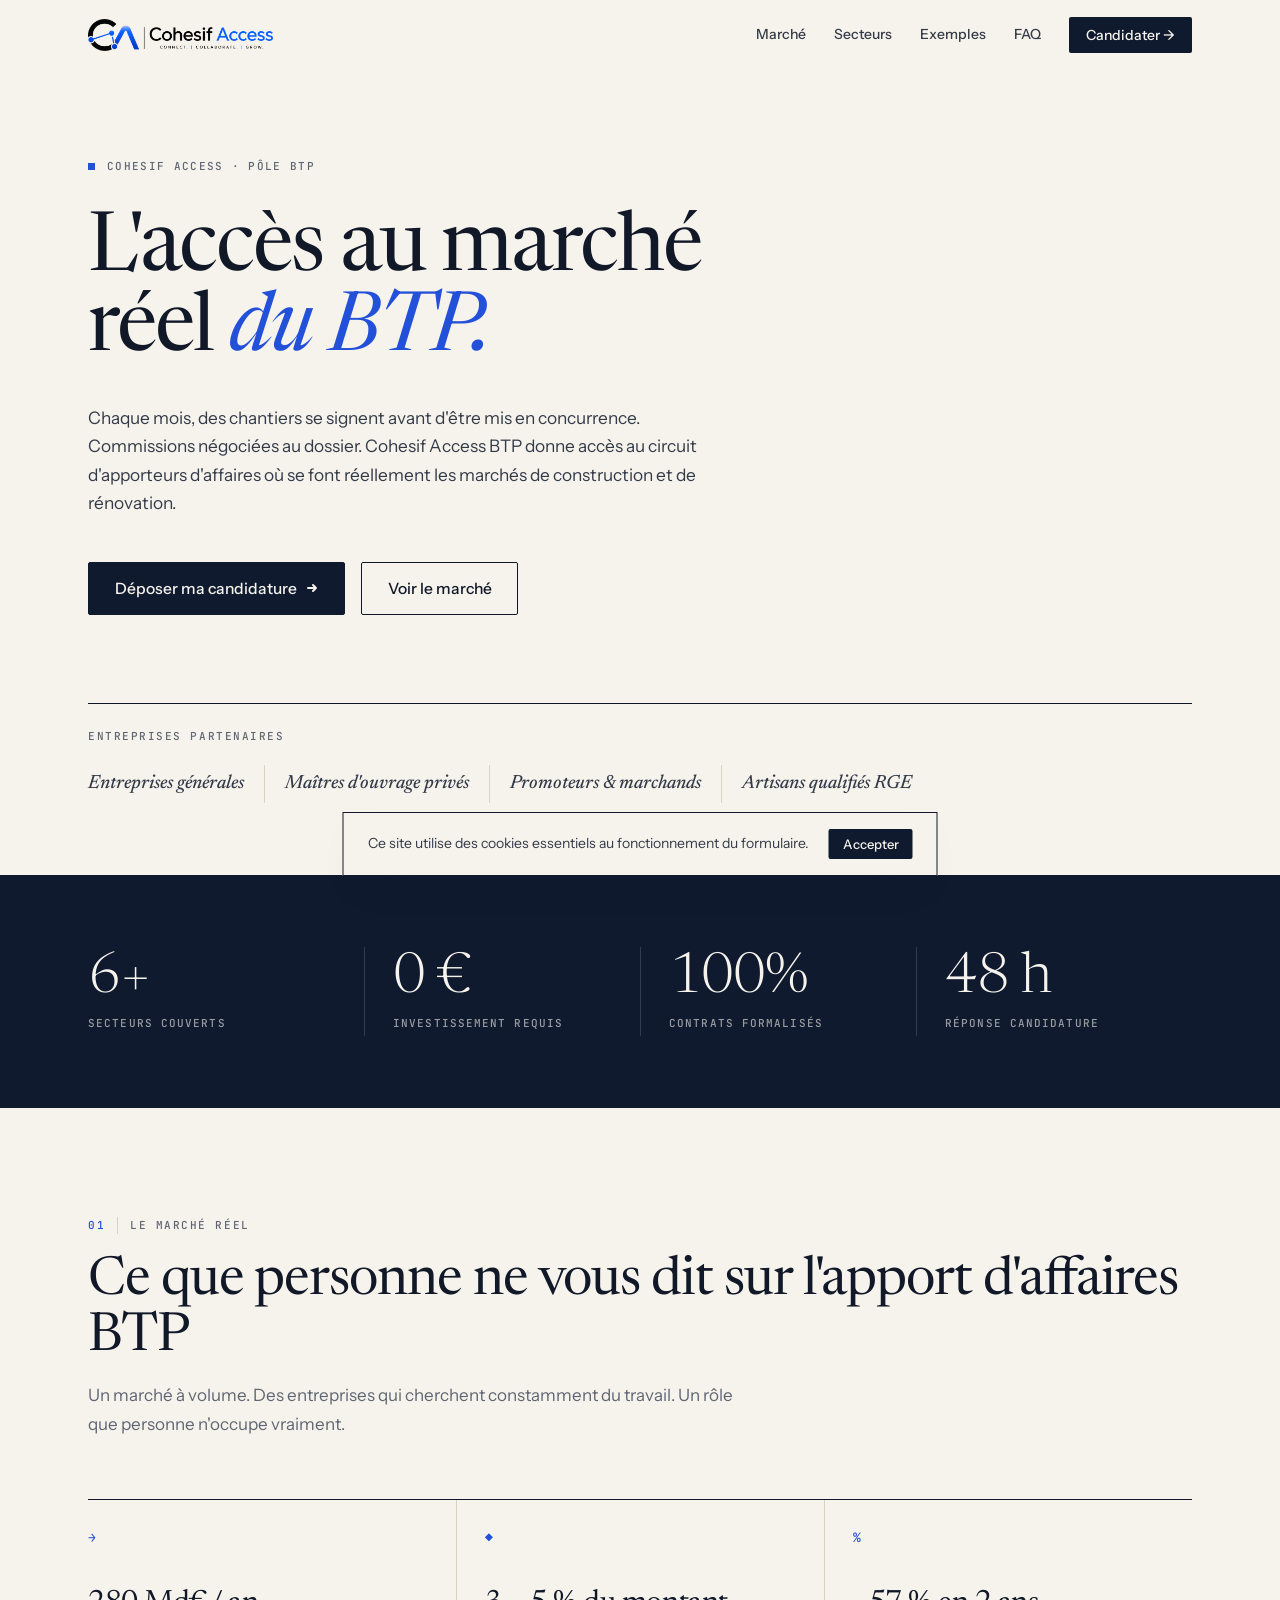
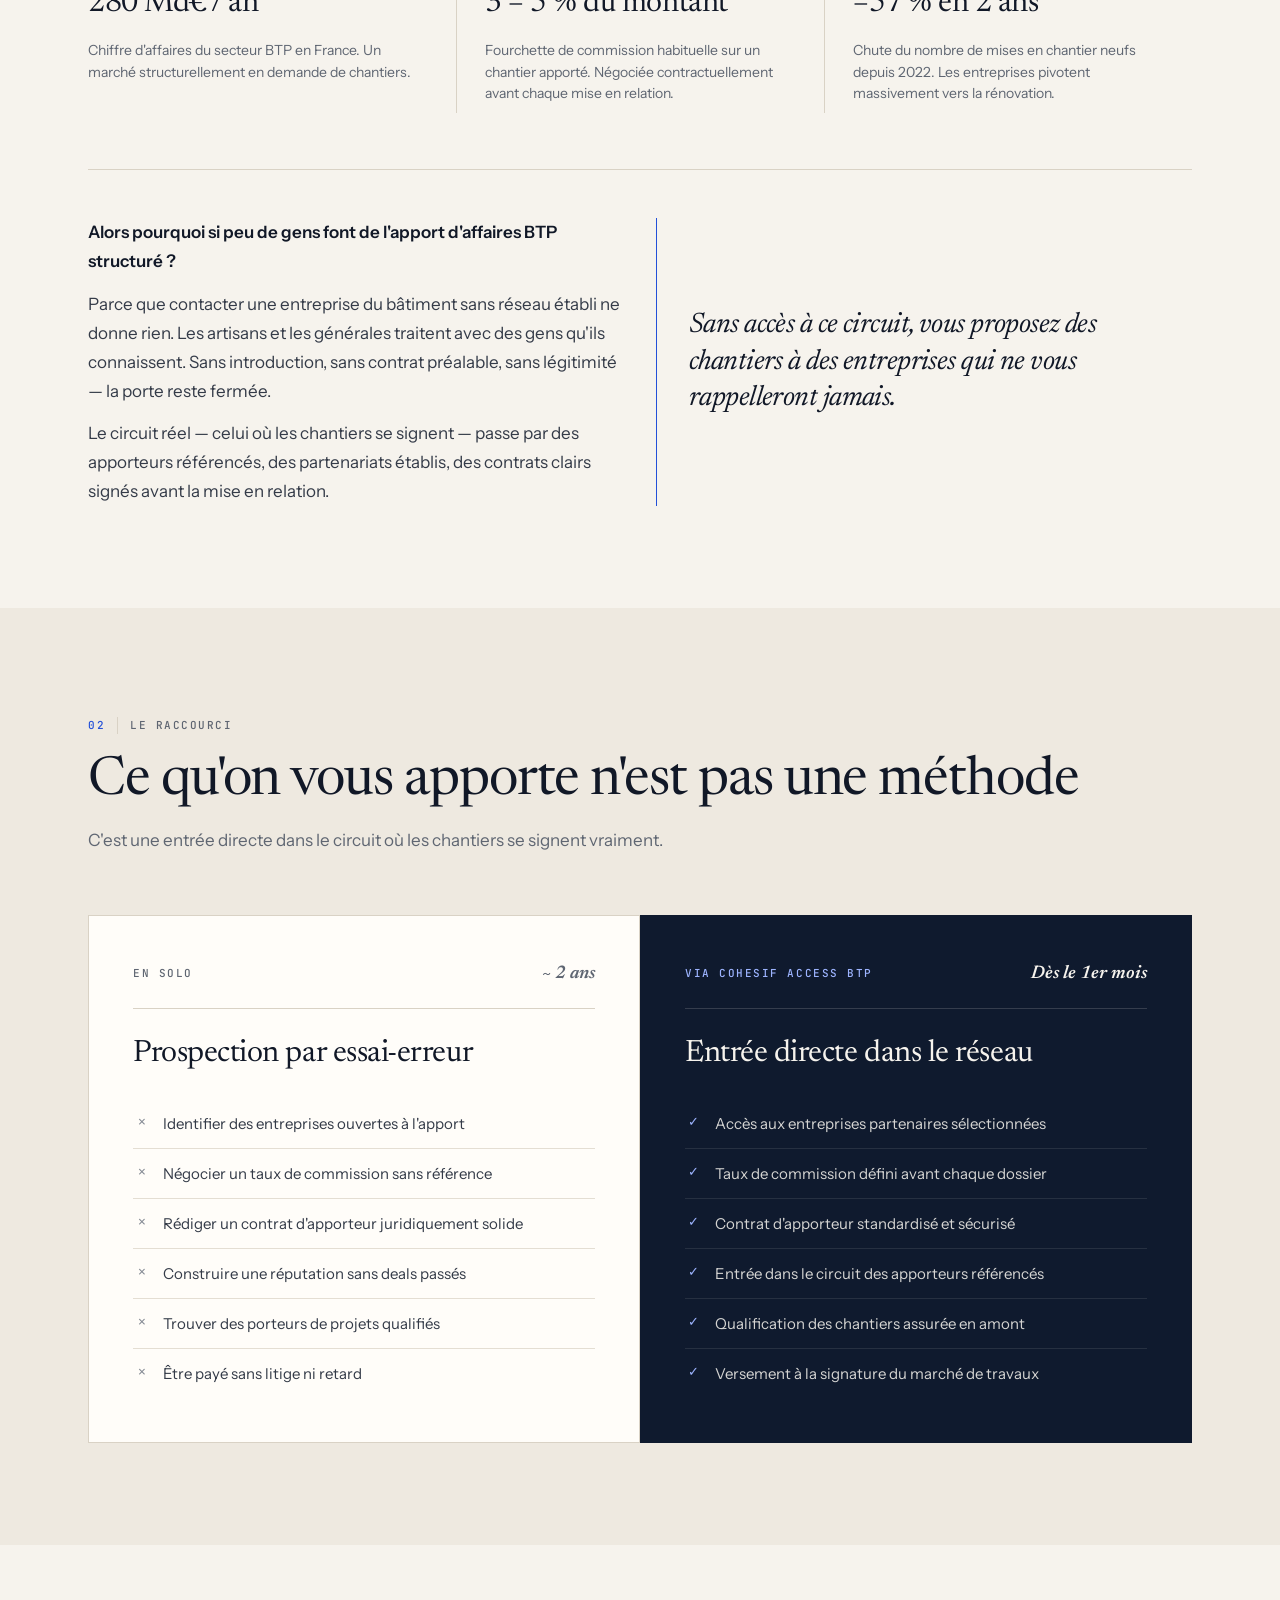
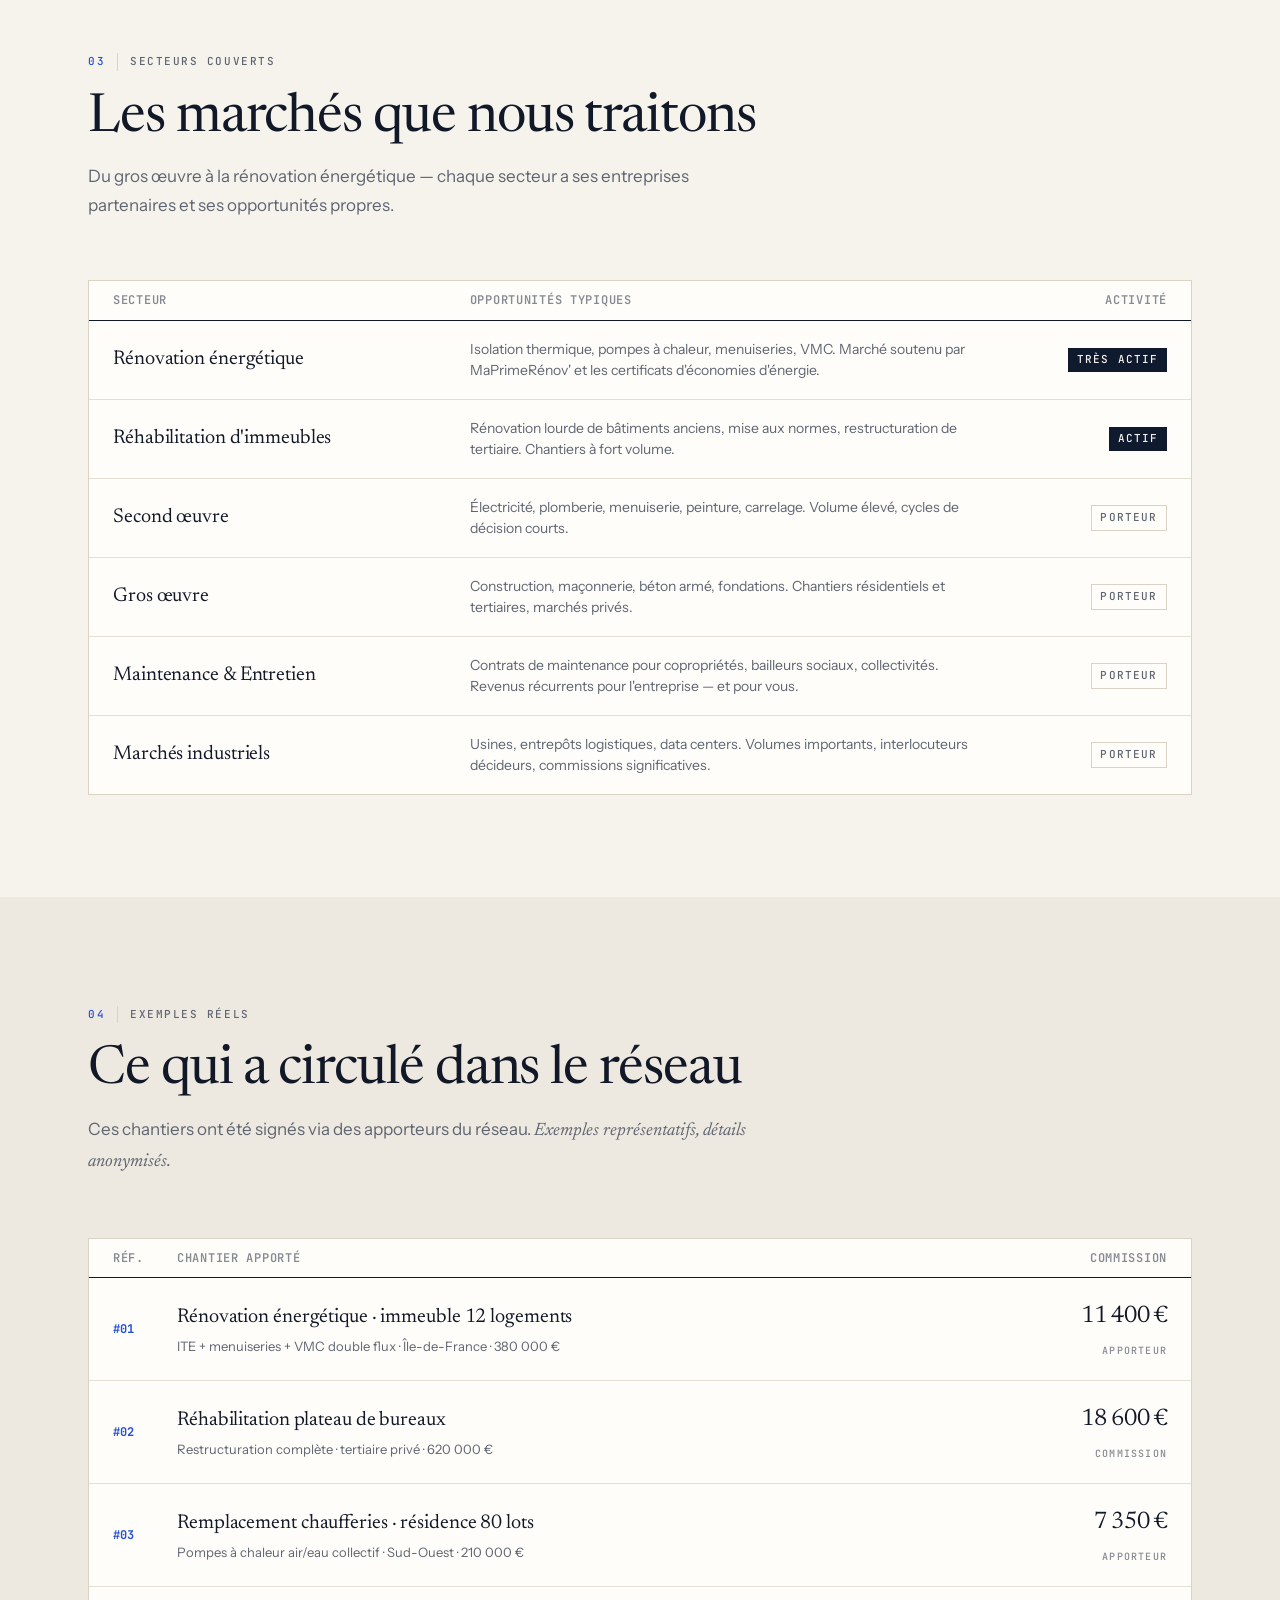
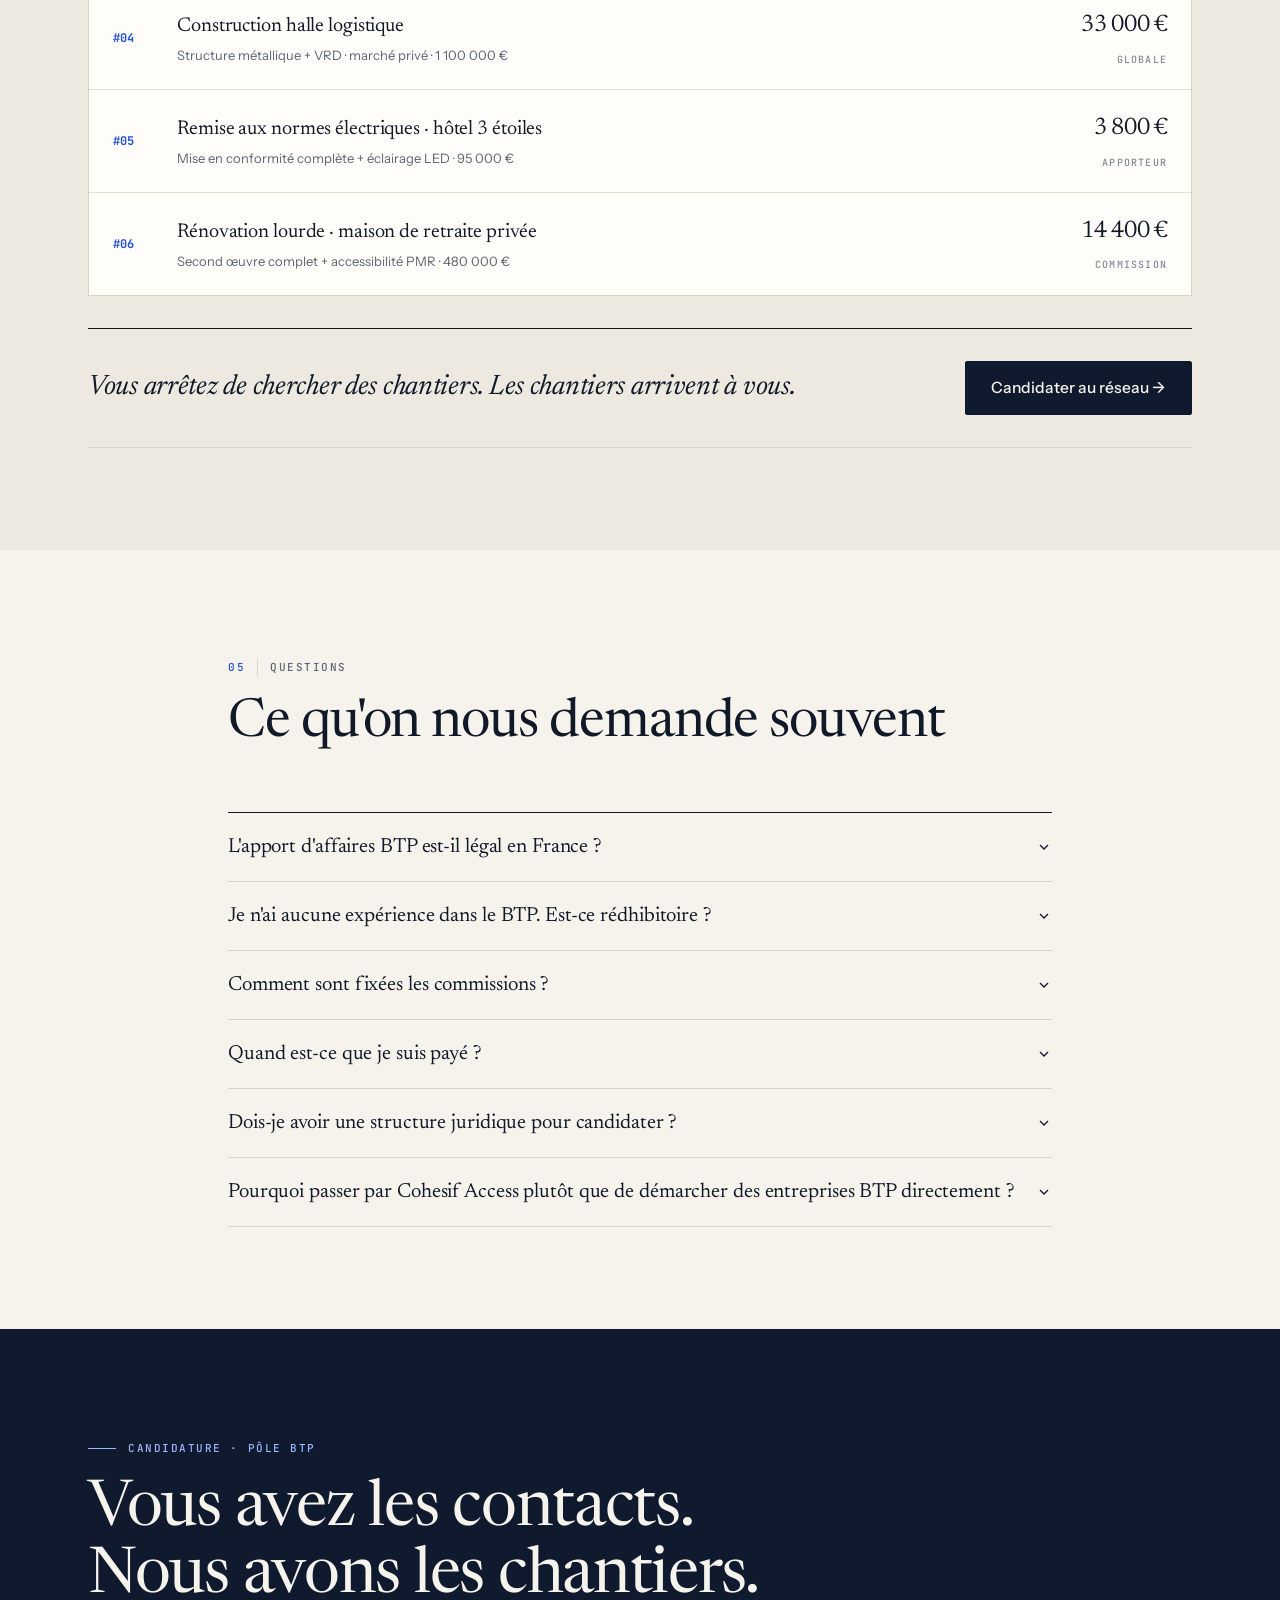
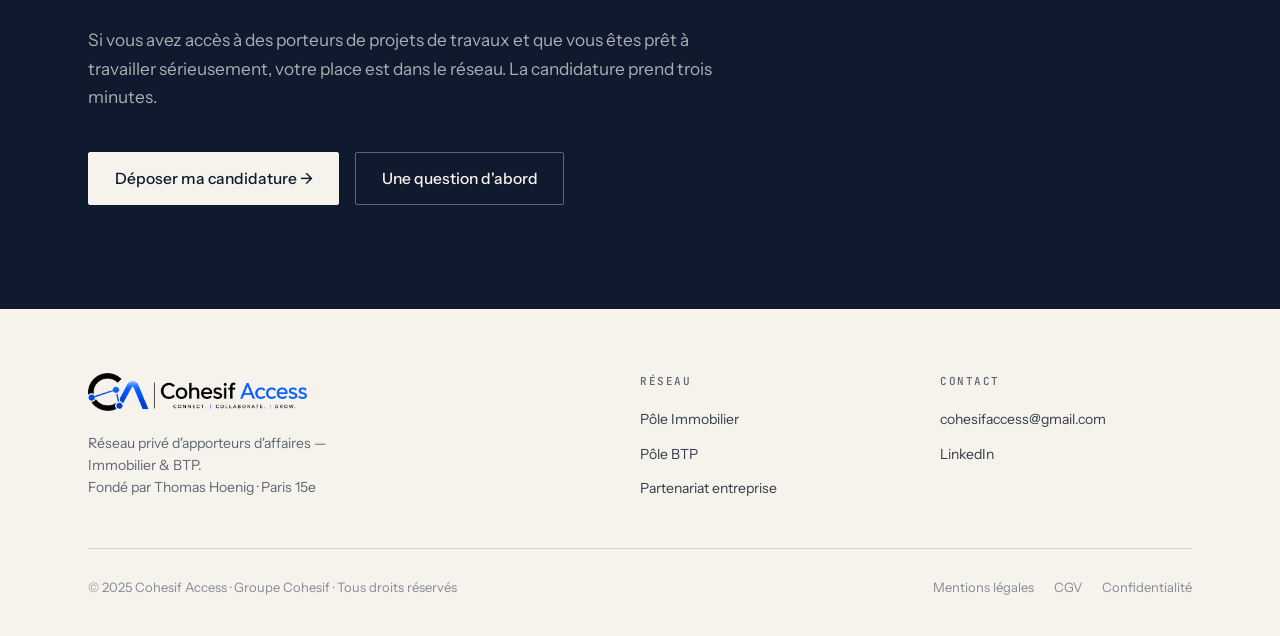
<file: btp.html>
<!DOCTYPE html>
<html lang="fr">
<head>
<meta charset="UTF-8" />
<meta name="viewport" content="width=device-width, initial-scale=1.0" />
<meta name="color-scheme" content="light only" />
<meta name="supported-color-schemes" content="light" />
<meta name="theme-color" content="#0f1a2e" />

<title>Cohesif Access BTP — Réseau Privé d'Apporteurs d'Affaires BTP & Construction</title>
<meta name="description" content="Rejoignez le réseau privé d'apporteurs d'affaires BTP Cohesif Access. Apportez des chantiers qualifiés à des entreprises sélectionnées. Commissions négociées sur chaque dossier. Sur candidature." />
<meta name="author" content="Thomas Hoenig — Groupe Cohesif" />
<meta name="keywords" content="apport d'affaires BTP, apporteur d'affaires construction, réseau BTP privé, commission BTP, chantier, rénovation énergétique, Thomas Hoenig, Cohesif Access BTP, Groupe Cohesif" />
<meta name="robots" content="index, follow" />
<link rel="canonical" href="https://www.cohesifaccess.fr/btp" />

<meta property="og:type" content="website" />
<meta property="og:site_name" content="Cohesif Access" />
<meta property="og:title" content="Cohesif Access BTP — Réseau Privé d'Apporteurs d'Affaires BTP" />
<meta property="og:description" content="Apportez des chantiers qualifiés. Commissions négociées au dossier. Réseau privé BTP sur candidature." />
<meta property="og:url" content="https://www.cohesifaccess.fr/btp" />
<meta property="og:image" content="https://www.cohesifaccess.fr/og-image.jpg" />
<meta property="og:locale" content="fr_FR" />

<link rel="icon" href="favicon.ico" sizes="48x48">
<link rel="icon" type="image/png" sizes="32x32" href="favicon-32x32.png">
<link rel="icon" type="image/png" sizes="16x16" href="favicon-16x16.png">
<link rel="apple-touch-icon" sizes="180x180" href="apple-touch-icon.png">
<link rel="manifest" href="manifest.json">

<link rel="preconnect" href="https://fonts.googleapis.com">
<link rel="preconnect" href="https://fonts.gstatic.com" crossorigin>
<link rel="preload" href="https://fonts.googleapis.com/css2?family=Instrument+Sans:wght@400;500;600&family=JetBrains+Mono:wght@400;500&family=Newsreader:ital,opsz,wght@0,6..72,300;0,6..72,400;0,6..72,500;1,6..72,400&display=swap" as="style">
<link href="https://fonts.googleapis.com/css2?family=Instrument+Sans:wght@400;500;600&family=JetBrains+Mono:wght@400;500&family=Newsreader:ital,opsz,wght@0,6..72,300;0,6..72,400;0,6..72,500;1,6..72,400&display=swap" rel="stylesheet">

<style>
/* ═══════════════════════════════════════════════════════════════
   COHESIF ACCESS BTP · Design system
   Accent : vert ardoise profond — distinct de l'immobilier bleu
   ═══════════════════════════════════════════════════════════════ */

:root {
  --white: #ffffff;
  --bg: #fbfbfd;
  --bg-soft: #f5f6f8;
  --bg-accent: #f0f4ff;

  --ink-900: #0a0e1a;
  --ink-700: #30384a;
  --ink-500: #5b6474;
  --ink-400: #8089a0;
  --ink-300: #aab1c2;

  --line: #e8eaee;
  --line-soft: #eef0f3;

  --accent: #2756e6;
  --accent-mid: #1d42b8;
  --accent-dark: #1d42b8;
  --accent-soft: #edf2ff;

  --sans: 'Inter', -apple-system, BlinkMacSystemFont, 'Segoe UI', sans-serif;
  --pad: clamp(1.25rem, 4vw, 3rem);
  --max: 1200px;
  --r-sm: 6px;
  --r: 10px;
  --r-lg: 14px;
  --r-xl: 20px;

  --shadow-xs: 0 1px 2px rgba(16, 24, 40, 0.04);
  --shadow-sm: 0 1px 3px rgba(16, 24, 40, 0.06), 0 1px 2px rgba(16, 24, 40, 0.04);
  --shadow-md: 0 4px 12px rgba(16, 24, 40, 0.06), 0 2px 4px rgba(16, 24, 40, 0.04);
  --shadow-lg: 0 12px 32px rgba(16, 24, 40, 0.08), 0 4px 8px rgba(16, 24, 40, 0.04);
  --shadow-xl: 0 24px 48px -12px rgba(16, 24, 40, 0.12), 0 8px 16px rgba(16, 24, 40, 0.06);

  --ease: cubic-bezier(0.22, 0.61, 0.36, 1);
  --ease-out: cubic-bezier(0.16, 1, 0.3, 1);
}

*, *::before, *::after { box-sizing: border-box; margin: 0; padding: 0; }

html {
  scroll-behavior: smooth;
  -webkit-text-size-adjust: 100%;
  font-size: 16px;
  color-scheme: light;
  background: var(--white);
}

body {
  background: var(--white) !important;
  color: var(--ink-900);
  font-family: var(--sans);
  font-weight: 400;
  font-size: 16px;
  line-height: 1.5;
  -webkit-font-smoothing: antialiased;
  -moz-osx-font-smoothing: grayscale;
  font-feature-settings: "kern", "liga", "cv11", "ss01";
  overflow-x: hidden;
}

@media (prefers-color-scheme: dark) {
  html, body { background: var(--white) !important; color: var(--ink-900) !important; }
  :root { color-scheme: light; }
}

::selection { background: var(--accent); color: var(--white); }
a { color: inherit; text-decoration: none; }
button { font-family: inherit; background: none; border: none; cursor: pointer; color: inherit; padding: 0; font-size: inherit; }
input, textarea, select { font-family: inherit; }
img, svg { display: block; max-width: 100%; }

.wrap { max-width: var(--max); margin: 0 auto; padding: 0 var(--pad); }
.wrap-sm { max-width: 920px; margin: 0 auto; padding: 0 var(--pad); }

/* ── Typographie ── */
.display-xl {
  font-size: clamp(2.25rem, 5.5vw, 4.5rem);
  font-weight: 600;
  line-height: 1.05;
  letter-spacing: -0.035em;
  color: var(--ink-900);
}
.display-l {
  font-size: clamp(1.875rem, 3.75vw, 3rem);
  font-weight: 600;
  line-height: 1.1;
  letter-spacing: -0.03em;
  color: var(--ink-900);
}
.display-m {
  font-size: clamp(1.5rem, 2.5vw, 2rem);
  font-weight: 600;
  line-height: 1.2;
  letter-spacing: -0.025em;
  color: var(--ink-900);
}
.display-s {
  font-size: clamp(1.25rem, 1.8vw, 1.5rem);
  font-weight: 600;
  line-height: 1.3;
  letter-spacing: -0.02em;
  color: var(--ink-900);
}
.eyebrow {
  font-size: 0.8125rem;
  font-weight: 500;
  letter-spacing: 0.01em;
  color: var(--accent);
  display: inline-flex;
  align-items: center;
  gap: 0.5rem;
}
.eyebrow::before {
  content: "";
  width: 16px;
  height: 1.5px;
  background: var(--accent);
  border-radius: 2px;
}
.lede { font-size: clamp(1.0625rem, 1.3vw, 1.25rem); line-height: 1.6; color: var(--ink-700); }
.body-l { font-size: 1.0625rem; line-height: 1.6; color: var(--ink-700); }
.body-m { font-size: 0.9375rem; line-height: 1.55; color: var(--ink-500); }
.body-s { font-size: 0.8125rem; line-height: 1.5; color: var(--ink-500); }
strong { font-weight: 600; color: var(--ink-900); }
em { font-style: italic; }

/* ── Navigation ── */
.nav {
  position: fixed;
  top: 0; left: 0; right: 0;
  z-index: 80;
  background: rgba(255,255,255,0.72);
  backdrop-filter: saturate(160%) blur(14px);
  -webkit-backdrop-filter: saturate(160%) blur(14px);
  border-bottom: 1px solid transparent;
  transition: border-color 0.3s var(--ease), background 0.3s var(--ease);
}
.nav.scrolled { border-bottom-color: var(--line); background: rgba(255,255,255,0.88); }
.nav__inner {
  display: flex;
  align-items: center;
  justify-content: space-between;
  max-width: var(--max);
  margin: 0 auto;
  padding: 1rem var(--pad);
}
.brand { display: inline-flex; align-items: center; gap: 0.625rem; color: var(--ink-900); transition: opacity 0.2s var(--ease); }
.brand:hover { opacity: 0.75; }
.brand__logo { height: 32px; width: auto; display: block; }
@media (max-width: 560px) { .brand__logo { height: 28px; } }

.nav__links { display: flex; align-items: center; gap: 0.5rem; }
.nav__links a {
  font-size: 0.875rem;
  font-weight: 500;
  color: var(--ink-500);
  padding: 0.5rem 0.875rem;
  border-radius: var(--r-sm);
  transition: all 0.2s var(--ease);
}
.nav__links a:hover { color: var(--ink-900); background: var(--bg-soft); }
.nav__cta {
  color: var(--white) !important;
  background: var(--accent);
  padding: 0.5rem 1rem !important;
  font-weight: 500;
  margin-left: 0.5rem;
  border-radius: var(--r-sm);
  cursor: pointer;
  transition: all 0.2s var(--ease) !important;
  box-shadow: 0 1px 2px rgba(39, 86, 230, 0.25);
}
.nav__cta:hover {
  background: var(--accent-dark) !important;
  color: var(--white) !important;
  transform: translateY(-1px);
  box-shadow: 0 4px 12px rgba(39, 86, 230, 0.35);
}
@media (max-width: 820px) { .nav__links a:not(.nav__cta) { display: none; } }
.pole-bar {
  display: none;
  position: fixed;
  top: 64px;
  left: 0; right: 0;
  z-index: 79;
  background: var(--accent-soft);
  border-bottom: 1px solid rgba(39,86,230,0.2);
  text-align: center;
  padding: 0.5rem 1rem;
}
.pole-bar__link {
  font-size: 0.8125rem;
  font-weight: 600;
  color: var(--accent);
  text-decoration: none;
  letter-spacing: 0.01em;
}
.pole-bar__link { white-space: nowrap; overflow: hidden; text-overflow: ellipsis; }
@media (max-width: 820px) {
  .pole-bar { display: block; }
  .hero { padding-top: 9.5rem; }
}

/* ── Boutons ── */
.btn {
  display: inline-flex;
  align-items: center;
  justify-content: center;
  gap: 0.5rem;
  font-size: 0.9375rem;
  font-weight: 500;
  letter-spacing: -0.005em;
  padding: 0.75rem 1.25rem;
  border-radius: var(--r-sm);
  transition: all 0.2s var(--ease);
  white-space: nowrap;
  cursor: pointer;
  line-height: 1.25;
}
.btn--primary {
  background: var(--accent);
  color: var(--white);
  box-shadow: 0 1px 0 rgba(255,255,255,0.15) inset, 0 1px 2px rgba(39, 86, 230, 0.25);
}
.btn--primary:hover {
  background: var(--accent-dark);
  transform: translateY(-1px);
  box-shadow: 0 1px 0 rgba(255,255,255,0.15) inset, 0 6px 16px rgba(39, 86, 230, 0.35);
}
.btn--ghost {
  background: var(--white);
  color: var(--ink-900);
  border: 1px solid var(--line);
  box-shadow: var(--shadow-xs);
}
.btn--ghost:hover { border-color: var(--ink-300); background: var(--bg-soft); transform: translateY(-1px); }
.btn__arrow { width: 14px; height: 14px; flex-shrink: 0; }
.btn--lg { font-size: 1rem; padding: 0.875rem 1.625rem; }

/* ── Sections ── */
.section { padding: clamp(4rem, 8vw, 7rem) 0; }
.section--bg { background: var(--bg); }
.section__head { margin-bottom: clamp(2.5rem, 5vw, 4rem); }
.section__head p { margin-top: 0.875rem; max-width: 60ch; }

/* ── Hero ── */
.hero {
  padding: clamp(7rem, 14vw, 11rem) 0 clamp(4rem, 8vw, 7rem);
  background: var(--white);
  position: relative;
  overflow: hidden;
}
.hero::before {
  content: "";
  position: absolute;
  inset: 0;
  background: radial-gradient(ellipse 80% 60% at 50% -10%, rgba(39, 86, 230, 0.05) 0%, transparent 70%);
  pointer-events: none;
}
.hero__inner { position: relative; }
.hero__badge {
  display: inline-flex;
  align-items: center;
  gap: 0.5rem;
  background: var(--accent-soft);
  border: 1px solid rgba(39, 86, 230, 0.15);
  border-radius: 20px;
  padding: 0.3125rem 0.875rem;
  font-size: 0.8125rem;
  font-weight: 500;
  color: var(--accent);
  margin-bottom: 1.75rem;
}
.hero__badge-dot {
  width: 6px;
  height: 6px;
  border-radius: 50%;
  background: var(--accent);
  animation: pulse 2s ease infinite;
}
@keyframes pulse {
  0%, 100% { opacity: 1; transform: scale(1); }
  50% { opacity: 0.5; transform: scale(1.3); }
}
.hero__title { margin-bottom: 1.5rem; }
.hero__title .accent { color: var(--accent); }
.hero__lede { margin-bottom: 2.5rem; max-width: 52ch; }
.hero__cta-row { display: flex; align-items: center; gap: 1rem; flex-wrap: wrap; }

.logos-bar { margin-top: 3.5rem; }
.logos-bar__label { font-size: 0.75rem; font-weight: 500; text-transform: uppercase; letter-spacing: 0.08em; color: var(--ink-300); margin-bottom: 1rem; }
.logos-bar__grid { display: flex; flex-wrap: wrap; gap: 0.5rem; }
.logos-bar__item {
  font-size: 0.8125rem;
  font-weight: 500;
  color: var(--ink-500);
  padding: 0.375rem 0.875rem;
  background: var(--bg-soft);
  border: 1px solid var(--line);
  border-radius: 20px;
}

/* ── Stats ── */
.stats {
  border-top: 1px solid var(--line);
  border-bottom: 1px solid var(--line);
  padding: clamp(2rem, 4vw, 3rem) 0;
}
.stats__grid { display: grid; grid-template-columns: repeat(4, 1fr); gap: 0; }
.stat { text-align: center; padding: 1.25rem 1rem; border-right: 1px solid var(--line); }
.stat:last-child { border-right: none; }
.stat__value {
  font-size: clamp(1.75rem, 3vw, 2.5rem);
  font-weight: 700;
  letter-spacing: -0.04em;
  color: var(--ink-900);
  line-height: 1;
  margin-bottom: 0.375rem;
  font-variant-numeric: tabular-nums;
}
.stat__value span { color: var(--accent); }
.stat__label { font-size: 0.8125rem; color: var(--ink-500); font-weight: 500; }
@media (max-width: 640px) {
  .stats__grid { grid-template-columns: 1fr 1fr; }
  .stat:nth-child(2) { border-right: none; }
  .stat:nth-child(3) { border-top: 1px solid var(--line); border-right: 1px solid var(--line); }
  .stat:nth-child(4) { border-top: 1px solid var(--line); border-right: none; }
}

/* ── Features ── */
.features {
  display: grid;
  grid-template-columns: repeat(3, 1fr);
  gap: 1px;
  background: var(--line);
  border: 1px solid var(--line);
  border-radius: var(--r-lg);
  overflow: hidden;
  margin-bottom: 2rem;
}
.feature {
  background: var(--white);
  padding: clamp(1.5rem, 2.5vw, 2rem);
}
.feature__icon {
  width: 40px;
  height: 40px;
  border-radius: var(--r-sm);
  background: var(--accent-soft);
  display: flex;
  align-items: center;
  justify-content: center;
  font-size: 1rem;
  font-weight: 700;
  color: var(--accent);
  margin-bottom: 1.25rem;
  letter-spacing: -0.02em;
}
.feature__value {
  font-size: clamp(1.25rem, 2vw, 1.5rem);
  font-weight: 700;
  letter-spacing: -0.03em;
  color: var(--ink-900);
  margin-bottom: 0.5rem;
  font-variant-numeric: tabular-nums;
}
.feature__caption { font-size: 0.875rem; color: var(--ink-500); line-height: 1.55; }
@media (max-width: 700px) { .features { grid-template-columns: 1fr; } }

/* ── Panel ── */
.panel {
  display: grid;
  grid-template-columns: 1fr 1fr;
  gap: 2rem;
  padding: clamp(1.75rem, 3vw, 2.5rem);
  background: var(--bg);
  border: 1px solid var(--line);
  border-radius: var(--r-lg);
}
.panel__text { display: flex; flex-direction: column; gap: 0.875rem; }
.panel__pull {
  font-size: clamp(1.1875rem, 1.8vw, 1.5rem);
  font-weight: 600;
  line-height: 1.35;
  letter-spacing: -0.02em;
  color: var(--ink-900);
  border-left: 2px solid var(--accent);
  padding-left: 1.5rem;
  display: flex;
  align-items: center;
}
@media (max-width: 700px) { .panel { grid-template-columns: 1fr; } .panel__pull { border-left: none; border-top: 2px solid var(--accent); padding-left: 0; padding-top: 1.25rem; } }

/* ── Compare ── */
.compare {
  display: grid;
  grid-template-columns: 1fr 1fr;
  gap: 1.5rem;
}
.compare__card {
  border: 1px solid var(--line);
  border-radius: var(--r-lg);
  padding: clamp(1.5rem, 2.5vw, 2rem);
  background: var(--white);
}
.compare__card--highlight {
  border-color: var(--accent);
  box-shadow: 0 0 0 1px var(--accent), var(--shadow-md);
}
.compare__head { display: flex; align-items: center; justify-content: space-between; margin-bottom: 1.25rem; }
.compare__label { font-size: 0.75rem; font-weight: 600; text-transform: uppercase; letter-spacing: 0.06em; color: var(--ink-400); }
.compare__duration {
  font-size: 0.75rem;
  font-weight: 600;
  padding: 0.25rem 0.625rem;
  border-radius: 20px;
  background: var(--accent-soft);
  color: var(--accent);
}
.compare__title { font-size: 1.0625rem; font-weight: 600; margin-bottom: 1.25rem; letter-spacing: -0.015em; }
.compare__list { list-style: none; display: flex; flex-direction: column; gap: 0.75rem; }
.compare__list li { display: flex; gap: 0.75rem; align-items: flex-start; font-size: 0.9375rem; color: var(--ink-700); }
.compare__check {
  width: 18px;
  height: 18px;
  border-radius: 50%;
  display: flex;
  align-items: center;
  justify-content: center;
  flex-shrink: 0;
  margin-top: 0.1rem;
  font-size: 0.625rem;
  font-weight: 700;
}
.compare__check--yes { background: var(--accent-soft); color: var(--accent); }
.compare__check--yes::after { content: "✓"; }
.compare__check--no { background: var(--bg-soft); color: var(--ink-300); }
.compare__check--no::after { content: "✕"; }
@media (max-width: 700px) { .compare { grid-template-columns: 1fr; } }

/* ── Secteurs ── */
.sectors {
  border: 1px solid var(--line);
  border-radius: var(--r-lg);
  overflow: hidden;
}
.sectors__header {
  display: grid;
  grid-template-columns: 2fr 3fr 1fr;
  gap: 1rem;
  padding: 0.625rem 1.5rem;
  background: var(--bg-soft);
  border-bottom: 1px solid var(--line);
}
.sectors__header span { font-size: 0.75rem; font-weight: 600; text-transform: uppercase; letter-spacing: 0.06em; color: var(--ink-400); }
.sector {
  display: grid;
  grid-template-columns: 2fr 3fr 1fr;
  gap: 1rem;
  padding: 1.125rem 1.5rem;
  border-bottom: 1px solid var(--line-soft);
  align-items: center;
  transition: background 0.15s var(--ease);
}
.sector:last-child { border-bottom: none; }
.sector:hover { background: var(--bg); }
.sector__name { font-size: 0.9375rem; font-weight: 600; color: var(--ink-900); }
.sector__desc { font-size: 0.875rem; color: var(--ink-500); line-height: 1.5; }
.sector__tag {
  font-size: 0.6875rem;
  font-weight: 600;
  text-transform: uppercase;
  letter-spacing: 0.05em;
  padding: 0.2rem 0.55rem;
  border-radius: 4px;
  white-space: nowrap;
  justify-self: end;
}
.sector__tag--actif { background: var(--accent-soft); color: var(--accent); }
.sector__tag--porteur { background: var(--bg-soft); color: var(--ink-500); border: 1px solid var(--line); }
@media (max-width: 680px) {
  .sectors__header { display: none; }
  .sector { grid-template-columns: 1fr; gap: 0.375rem; }
  .sector__tag { justify-self: start; }
}

/* ── Chantiers ── */
.chantiers {
  border: 1px solid var(--line);
  border-radius: var(--r-lg);
  overflow: hidden;
}
.chantiers__header {
  display: grid;
  grid-template-columns: 48px 1fr auto;
  gap: 1rem;
  padding: 0.625rem 1.5rem;
  background: var(--bg-soft);
  border-bottom: 1px solid var(--line);
}
.chantiers__header span { font-size: 0.75rem; font-weight: 600; text-transform: uppercase; letter-spacing: 0.06em; color: var(--ink-400); }
.chantier {
  display: grid;
  grid-template-columns: 48px 1fr auto;
  gap: 1rem;
  padding: 1.25rem 1.5rem;
  border-bottom: 1px solid var(--line-soft);
  align-items: center;
}
.chantier:last-child { border-bottom: none; }
.chantier__ref { font-size: 0.75rem; font-weight: 700; color: var(--ink-300); font-variant-numeric: tabular-nums; }
.chantier__title { font-size: 0.9375rem; font-weight: 600; color: var(--ink-900); margin-bottom: 0.2rem; }
.chantier__meta { font-size: 0.8125rem; color: var(--ink-500); }
.chantier__amount { text-align: right; }
.chantier__amount-val {
  display: block;
  font-size: 1.0625rem;
  font-weight: 700;
  letter-spacing: -0.025em;
  color: var(--ink-900);
  font-variant-numeric: tabular-nums;
}
.chantier__amount-label { font-size: 0.75rem; color: var(--ink-400); font-weight: 500; }
@media (max-width: 600px) {
  .chantiers__header { display: none; }
  .chantier { grid-template-columns: 1fr auto; }
  .chantier__ref { display: none; }
}

.chantiers__cta-row {
  display: flex;
  align-items: center;
  justify-content: space-between;
  flex-wrap: wrap;
  gap: 1.25rem;
  margin-top: 2rem;
  padding: 1.5rem;
  background: var(--bg);
  border: 1px solid var(--line);
  border-radius: var(--r-lg);
}
.chantiers__cta-text { font-size: 1rem; font-weight: 500; color: var(--ink-700); max-width: 48ch; }

/* ── FAQ ── */
.faq__list { list-style: none; display: flex; flex-direction: column; border: 1px solid var(--line); border-radius: var(--r-lg); overflow: hidden; }
.faq__item { border-bottom: 1px solid var(--line); }
.faq__item:last-child { border-bottom: none; }
.faq__q {
  width: 100%;
  text-align: left;
  padding: 1.25rem 1.5rem;
  font-size: 0.9375rem;
  font-weight: 500;
  color: var(--ink-900);
  display: flex;
  justify-content: space-between;
  align-items: center;
  gap: 1rem;
  background: var(--white);
  transition: background 0.15s var(--ease);
  cursor: pointer;
}
.faq__q:hover { background: var(--bg-soft); }
.faq__arrow { width: 16px; height: 16px; flex-shrink: 0; transition: transform 0.25s var(--ease); color: var(--ink-300); }
.faq__item.open .faq__arrow { transform: rotate(180deg); color: var(--accent); }
.faq__a { font-size: 0.9375rem; color: var(--ink-700); line-height: 1.65; padding: 0 1.5rem 1.25rem; display: none; }
.faq__item.open .faq__a { display: block; }

/* ── CTA Final ── */
.final {
  background: var(--ink-900);
  color: var(--white);
  padding: clamp(4rem, 8vw, 7rem) 0;
  position: relative;
  overflow: hidden;
}
.final::before {
  content: "";
  position: absolute;
  inset: 0;
  background: radial-gradient(ellipse 70% 80% at 50% 120%, rgba(39, 86, 230, 0.4) 0%, transparent 70%);
  pointer-events: none;
}
.final__inner { position: relative; }
.final .eyebrow { color: rgba(255,255,255,0.4); }
.final .eyebrow::before { background: rgba(255,255,255,0.3); }
.final__title { color: var(--white); margin: 1.25rem 0 1rem; }
.final__sub { color: rgba(255,255,255,0.55); max-width: 52ch; margin-bottom: 2.5rem; }
.final__actions { display: flex; align-items: center; gap: 1rem; flex-wrap: wrap; }
.btn--final-ghost {
  background: transparent;
  color: rgba(255,255,255,0.7);
  border: 1px solid rgba(255,255,255,0.2);
}
.btn--final-ghost:hover { background: rgba(255,255,255,0.06); color: var(--white); transform: translateY(-1px); }

/* ── Footer ── */
.foot {
  background: var(--bg);
  border-top: 1px solid var(--line);
  padding: clamp(2.5rem, 5vw, 4rem) 0 clamp(1.5rem, 3vw, 2.5rem);
}
.foot__grid {
  display: grid;
  grid-template-columns: 2fr 1fr 1fr;
  gap: 3rem;
  padding-bottom: clamp(2rem, 4vw, 3rem);
  border-bottom: 1px solid var(--line);
  margin-bottom: 1.75rem;
}
.foot__brand p { font-size: 0.875rem; color: var(--ink-500); margin-top: 0.875rem; max-width: 32ch; line-height: 1.6; }
.foot__col h4 { font-size: 0.8125rem; font-weight: 600; color: var(--ink-900); text-transform: uppercase; letter-spacing: 0.04em; margin-bottom: 1rem; }
.foot__col ul { list-style: none; display: flex; flex-direction: column; gap: 0.625rem; }
.foot__col li a { font-size: 0.875rem; color: var(--ink-500); transition: color 0.15s var(--ease); }
.foot__col li a:hover { color: var(--ink-900); }
.foot__bottom { display: flex; align-items: center; justify-content: space-between; flex-wrap: wrap; gap: 0.75rem; }
.foot__copy { font-size: 0.8125rem; color: var(--ink-400); }
.foot__legal { display: flex; gap: 1.25rem; }
.foot__legal a { font-size: 0.8125rem; color: var(--ink-400); transition: color 0.15s var(--ease); }
.foot__legal a:hover { color: var(--ink-700); }
.foot .brand__logo { height: 38px; }
@media (max-width: 760px) { .foot__grid { grid-template-columns: 1fr; gap: 2rem; } }

/* ── Modal ── */
.modal-overlay {
  display: none;
  position: fixed;
  inset: 0;
  background: rgba(10, 14, 26, 0.5);
  backdrop-filter: blur(4px);
  -webkit-backdrop-filter: blur(4px);
  z-index: 200;
  align-items: center;
  justify-content: center;
  padding: 1.5rem;
}
.modal-overlay.open { display: flex; }
.modal {
  background: var(--white);
  border-radius: var(--r-xl);
  width: 100%;
  max-width: 520px;
  max-height: 90vh;
  overflow-y: auto;
  padding: 2.25rem;
  box-shadow: var(--shadow-xl);
  position: relative;
}
.modal__close {
  position: absolute;
  top: 1.25rem; right: 1.25rem;
  width: 32px; height: 32px;
  border-radius: var(--r-sm);
  display: flex; align-items: center; justify-content: center;
  color: var(--ink-400);
  transition: all 0.15s var(--ease);
  background: var(--bg-soft);
  cursor: pointer;
}
.modal__close:hover { background: var(--line); color: var(--ink-900); }
.modal__eyebrow { font-size: 0.75rem; font-weight: 600; text-transform: uppercase; letter-spacing: 0.06em; color: var(--accent); margin-bottom: 0.5rem; }
.modal__title { font-size: 1.375rem; font-weight: 600; letter-spacing: -0.02em; margin-bottom: 0.5rem; }
.modal__sub { font-size: 0.875rem; color: var(--ink-500); line-height: 1.55; margin-bottom: 1.75rem; }

/* ── Formulaire ── */
.form-grid { display: grid; grid-template-columns: 1fr 1fr; gap: 0.875rem; }
.form-group { display: flex; flex-direction: column; gap: 0.375rem; }
.form-group--full { grid-column: 1 / -1; }
.form-group label { font-size: 0.8125rem; font-weight: 500; color: var(--ink-700); }
.form-group input,
.form-group select,
.form-group textarea {
  width: 100%;
  border: 1px solid var(--line);
  border-radius: var(--r-sm);
  padding: 0.625rem 0.875rem;
  font-size: 0.9375rem;
  color: var(--ink-900);
  background: var(--white);
  transition: border-color 0.15s var(--ease), box-shadow 0.15s var(--ease);
  outline: none;
}
.form-group input:focus,
.form-group select:focus,
.form-group textarea:focus {
  border-color: var(--accent);
  box-shadow: 0 0 0 3px rgba(39, 86, 230, 0.1);
}
.form-group textarea { resize: vertical; min-height: 90px; }
.form-group select {
  appearance: none;
  background-image: url("data:image/svg+xml,%3Csvg xmlns='http://www.w3.org/2000/svg' width='12' height='8' viewBox='0 0 12 8'%3E%3Cpath d='M1 1l5 5 5-5' stroke='%238089a0' stroke-width='1.5' fill='none' stroke-linecap='round'/%3E%3C/svg%3E");
  background-repeat: no-repeat;
  background-position: right 0.875rem center;
  padding-right: 2.25rem;
}
.form-submit { margin-top: 1.25rem; width: 100%; }
.form-cgv { display: flex; gap: 0.625rem; align-items: flex-start; margin-top: 0.875rem; font-size: 0.8125rem; color: var(--ink-500); }
.form-cgv input[type="checkbox"] { margin-top: 0.125rem; flex-shrink: 0; accent-color: var(--accent); }
.form-cgv a { color: var(--accent); }

/* ── Confirm ── */
.modal--confirm { text-align: center; padding: 3rem 2.5rem; }
.modal--confirm .modal__icon { font-size: 2.5rem; margin-bottom: 1.25rem; }
.modal--confirm h3 { font-size: 1.25rem; font-weight: 600; margin-bottom: 0.5rem; }
.modal--confirm p { font-size: 0.9375rem; color: var(--ink-500); line-height: 1.6; max-width: 36ch; margin: 0 auto 1.75rem; }

/* ── Cookie ── */
.cookie {
  display: none;
  position: fixed;
  bottom: 1.5rem;
  left: 50%;
  transform: translateX(-50%);
  background: var(--ink-900);
  border-radius: var(--r-lg);
  padding: 1rem 1.5rem;
  align-items: center;
  gap: 1.25rem;
  z-index: 100;
  box-shadow: var(--shadow-xl);
  max-width: calc(100vw - 3rem);
}
.cookie p { font-size: 0.875rem; color: rgba(255,255,255,0.75); }
.cookie__accept { font-size: 0.8125rem; font-weight: 500; color: var(--white); background: var(--accent); padding: 0.4375rem 0.875rem; border-radius: var(--r-sm); transition: background 0.15s var(--ease); flex-shrink: 0; cursor: pointer; border: none; font-family: inherit; }
.cookie__accept:hover { background: var(--accent-dark); }
@media (max-width: 600px) { .cookie { flex-direction: column; align-items: flex-start; } }
</style>
<link rel="stylesheet" href="assets/refonte.css">
</head>
<body>

<!-- ═══════════ NAVIGATION ═══════════ -->
<header class="nav" id="nav">
  <div class="nav__inner">
    <a href="/" class="brand">
      <img src="img/6848dadb4e.png" alt="Cohesif Access" class="brand__logo" />
    </a>
    <nav class="nav__links" aria-label="Navigation BTP">
      <a href="#marche">Marché</a>
      <a href="#secteurs">Secteurs</a>
      <a href="#chantiers">Exemples</a>
      <a href="#faq">FAQ</a>
      <button class="nav__cta" id="nav-cta">Candidater →</button>
    </nav>
  </div>
</header>

<div class="pole-bar">
  <a href="/" class="pole-bar__link">← Pôle Immobilier · Apport d'affaires</a>
</div>

<main id="content" role="main">

<!-- ═══════════ HERO ═══════════ -->
<section class="hero">
  <div class="wrap hero__inner">
    <div class="hero__badge">
      <span class="hero__badge-dot"></span>
      <span>Cohesif Access · Pôle BTP</span>
    </div>
    <h1 class="display-xl hero__title">
      L'accès au marché réel <span class="accent">du BTP.</span>
    </h1>
    <p class="lede hero__lede">
      Chaque mois, des chantiers se signent avant d'être mis en concurrence. Commissions négociées au dossier. Cohesif Access BTP donne accès au circuit d'apporteurs d'affaires où se font réellement les marchés de construction et de rénovation.
    </p>
    <div class="hero__cta-row">
      <button class="btn btn--primary btn--lg" id="hero-cta">
        Déposer ma candidature
        <svg class="btn__arrow" viewBox="0 0 14 14" fill="none" stroke="currentColor" stroke-width="2"><path d="M3 7h8M8 4l3 3-3 3" stroke-linecap="round" stroke-linejoin="round"/></svg>
      </button>
      <a href="#marche" class="btn btn--ghost btn--lg">Voir le marché</a>
    </div>
    <div class="logos-bar">
      <p class="logos-bar__label">Entreprises partenaires</p>
      <div class="logos-bar__grid">
        <div class="logos-bar__item">Entreprises générales</div>
        <div class="logos-bar__item">Maîtres d'ouvrage privés</div>
        <div class="logos-bar__item">Promoteurs & marchands</div>
        <div class="logos-bar__item">Artisans qualifiés RGE</div>
      </div>
    </div>
  </div>
</section>

<!-- ═══════════ STATS ═══════════ -->
<section class="stats">
  <div class="wrap">
    <div class="stats__grid">
      <div class="stat">
        <div class="stat__value"><span>6</span>+</div>
        <div class="stat__label">Secteurs couverts</div>
      </div>
      <div class="stat">
        <div class="stat__value"><span>0</span> €</div>
        <div class="stat__label">Investissement requis</div>
      </div>
      <div class="stat">
        <div class="stat__value"><span>100</span>%</div>
        <div class="stat__label">Contrats formalisés</div>
      </div>
      <div class="stat">
        <div class="stat__value"><span>48</span> h</div>
        <div class="stat__label">Réponse candidature</div>
      </div>
    </div>
  </div>
</section>

<!-- ═══════════ MARCHÉ ═══════════ -->
<section class="section" id="marche">
  <div class="wrap">
    <div class="section__head">
      <div class="eyebrow">Le marché réel</div>
      <h2 class="display-l">Ce que personne ne vous dit sur l'apport d'affaires BTP</h2>
      <p class="body-l" style="margin-top: 1rem;">Un marché à volume. Des entreprises qui cherchent constamment du travail. Un rôle que personne n'occupe vraiment.</p>
    </div>

    <div class="features">
      <article class="feature">
        <div class="feature__icon">→</div>
        <div class="feature__value">280 Md€ / an</div>
        <p class="feature__caption">Chiffre d'affaires du secteur BTP en France. Un marché structurellement en demande de chantiers.</p>
      </article>
      <article class="feature">
        <div class="feature__icon">◆</div>
        <div class="feature__value">3 – 5 % du montant</div>
        <p class="feature__caption">Fourchette de commission habituelle sur un chantier apporté. Négociée contractuellement avant chaque mise en relation.</p>
      </article>
      <article class="feature">
        <div class="feature__icon">%</div>
        <div class="feature__value">–57 % en 2 ans</div>
        <p class="feature__caption">Chute du nombre de mises en chantier neufs depuis 2022. Les entreprises pivotent massivement vers la rénovation.</p>
      </article>
    </div>

    <div class="panel">
      <div class="panel__text">
        <p class="body-l"><strong>Alors pourquoi si peu de gens font de l'apport d'affaires BTP structuré ?</strong></p>
        <p class="body-l">Parce que contacter une entreprise du bâtiment sans réseau établi ne donne rien. Les artisans et les générales traitent avec des gens qu'ils connaissent. Sans introduction, sans contrat préalable, sans légitimité — la porte reste fermée.</p>
        <p class="body-l">Le circuit réel — celui où les chantiers se signent — passe par des apporteurs référencés, des partenariats établis, des contrats clairs signés avant la mise en relation.</p>
      </div>
      <div class="panel__pull">
        Sans accès à ce circuit, vous proposez des chantiers à des entreprises qui ne vous rappelleront jamais.
      </div>
    </div>
  </div>
</section>

<!-- ═══════════ ACCÈS ═══════════ -->
<section class="section section--bg" id="acces">
  <div class="wrap">
    <div class="section__head">
      <div class="eyebrow">Le raccourci</div>
      <h2 class="display-l">Ce qu'on vous apporte n'est pas une méthode</h2>
      <p class="body-l" style="margin-top: 1rem;">C'est une entrée directe dans le circuit où les chantiers se signent vraiment.</p>
    </div>

    <div class="compare">
      <div class="compare__card">
        <div class="compare__head">
          <span class="compare__label">En solo</span>
          <span class="compare__duration" style="background: var(--bg-soft); color: var(--ink-500); border: 1px solid var(--line);">~ 2 ans</span>
        </div>
        <h3 class="compare__title">Prospection par essai-erreur</h3>
        <ul class="compare__list">
          <li><span class="compare__check compare__check--no"></span>Identifier des entreprises ouvertes à l'apport</li>
          <li><span class="compare__check compare__check--no"></span>Négocier un taux de commission sans référence</li>
          <li><span class="compare__check compare__check--no"></span>Rédiger un contrat d'apporteur juridiquement solide</li>
          <li><span class="compare__check compare__check--no"></span>Construire une réputation sans deals passés</li>
          <li><span class="compare__check compare__check--no"></span>Trouver des porteurs de projets qualifiés</li>
          <li><span class="compare__check compare__check--no"></span>Être payé sans litige ni retard</li>
        </ul>
      </div>
      <div class="compare__card compare__card--highlight">
        <div class="compare__head">
          <span class="compare__label">Via Cohesif Access BTP</span>
          <span class="compare__duration">Dès le 1er mois</span>
        </div>
        <h3 class="compare__title">Entrée directe dans le réseau</h3>
        <ul class="compare__list">
          <li><span class="compare__check compare__check--yes"></span>Accès aux entreprises partenaires sélectionnées</li>
          <li><span class="compare__check compare__check--yes"></span>Taux de commission défini avant chaque dossier</li>
          <li><span class="compare__check compare__check--yes"></span>Contrat d'apporteur standardisé et sécurisé</li>
          <li><span class="compare__check compare__check--yes"></span>Entrée dans le circuit des apporteurs référencés</li>
          <li><span class="compare__check compare__check--yes"></span>Qualification des chantiers assurée en amont</li>
          <li><span class="compare__check compare__check--yes"></span>Versement à la signature du marché de travaux</li>
        </ul>
      </div>
    </div>
  </div>
</section>

<!-- ═══════════ SECTEURS ═══════════ -->
<section class="section" id="secteurs">
  <div class="wrap">
    <div class="section__head">
      <div class="eyebrow">Secteurs couverts</div>
      <h2 class="display-l">Les marchés que nous traitons</h2>
      <p class="body-l" style="margin-top: 1rem;">Du gros œuvre à la rénovation énergétique — chaque secteur a ses entreprises partenaires et ses opportunités propres.</p>
    </div>

    <div class="sectors">
      <div class="sectors__header">
        <span>Secteur</span>
        <span>Opportunités typiques</span>
        <span style="text-align: right;">Activité</span>
      </div>
      <div class="sector">
        <div class="sector__name">Rénovation énergétique</div>
        <div class="sector__desc">Isolation thermique, pompes à chaleur, menuiseries, VMC. Marché soutenu par MaPrimeRénov' et les certificats d'économies d'énergie.</div>
        <div class="sector__tag sector__tag--actif">Très actif</div>
      </div>
      <div class="sector">
        <div class="sector__name">Réhabilitation d'immeubles</div>
        <div class="sector__desc">Rénovation lourde de bâtiments anciens, mise aux normes, restructuration de tertiaire. Chantiers à fort volume.</div>
        <div class="sector__tag sector__tag--actif">Actif</div>
      </div>
      <div class="sector">
        <div class="sector__name">Second œuvre</div>
        <div class="sector__desc">Électricité, plomberie, menuiserie, peinture, carrelage. Volume élevé, cycles de décision courts.</div>
        <div class="sector__tag sector__tag--porteur">Porteur</div>
      </div>
      <div class="sector">
        <div class="sector__name">Gros œuvre</div>
        <div class="sector__desc">Construction, maçonnerie, béton armé, fondations. Chantiers résidentiels et tertiaires, marchés privés.</div>
        <div class="sector__tag sector__tag--porteur">Porteur</div>
      </div>
      <div class="sector">
        <div class="sector__name">Maintenance & Entretien</div>
        <div class="sector__desc">Contrats de maintenance pour copropriétés, bailleurs sociaux, collectivités. Revenus récurrents pour l'entreprise — et pour vous.</div>
        <div class="sector__tag sector__tag--porteur">Porteur</div>
      </div>
      <div class="sector">
        <div class="sector__name">Marchés industriels</div>
        <div class="sector__desc">Usines, entrepôts logistiques, data centers. Volumes importants, interlocuteurs décideurs, commissions significatives.</div>
        <div class="sector__tag sector__tag--porteur">Porteur</div>
      </div>
    </div>
  </div>
</section>

<!-- ═══════════ EXEMPLES DE CHANTIERS ═══════════ -->
<section class="section section--bg" id="chantiers">
  <div class="wrap">
    <div class="section__head">
      <div class="eyebrow">Exemples réels</div>
      <h2 class="display-l">Ce qui a circulé dans le réseau</h2>
      <p class="body-l" style="margin-top: 1rem;">Ces chantiers ont été signés via des apporteurs du réseau. <em>Exemples représentatifs, détails anonymisés.</em></p>
    </div>

    <div class="chantiers">
      <div class="chantiers__header">
        <span>Réf.</span>
        <span>Chantier apporté</span>
        <span style="text-align: right;">Commission</span>
      </div>
      <div class="chantier">
        <div class="chantier__ref">#01</div>
        <div>
          <div class="chantier__title">Rénovation énergétique · immeuble 12 logements</div>
          <div class="chantier__meta">ITE + menuiseries + VMC double flux · Île-de-France · 380 000 €</div>
        </div>
        <div class="chantier__amount">
          <span class="chantier__amount-val">11 400 €</span>
          <span class="chantier__amount-label">apporteur</span>
        </div>
      </div>
      <div class="chantier">
        <div class="chantier__ref">#02</div>
        <div>
          <div class="chantier__title">Réhabilitation plateau de bureaux</div>
          <div class="chantier__meta">Restructuration complète · tertiaire privé · 620 000 €</div>
        </div>
        <div class="chantier__amount">
          <span class="chantier__amount-val">18 600 €</span>
          <span class="chantier__amount-label">commission</span>
        </div>
      </div>
      <div class="chantier">
        <div class="chantier__ref">#03</div>
        <div>
          <div class="chantier__title">Remplacement chaufferies · résidence 80 lots</div>
          <div class="chantier__meta">Pompes à chaleur air/eau collectif · Sud-Ouest · 210 000 €</div>
        </div>
        <div class="chantier__amount">
          <span class="chantier__amount-val">7 350 €</span>
          <span class="chantier__amount-label">apporteur</span>
        </div>
      </div>
      <div class="chantier">
        <div class="chantier__ref">#04</div>
        <div>
          <div class="chantier__title">Construction halle logistique</div>
          <div class="chantier__meta">Structure métallique + VRD · marché privé · 1 100 000 €</div>
        </div>
        <div class="chantier__amount">
          <span class="chantier__amount-val">33 000 €</span>
          <span class="chantier__amount-label">globale</span>
        </div>
      </div>
      <div class="chantier">
        <div class="chantier__ref">#05</div>
        <div>
          <div class="chantier__title">Remise aux normes électriques · hôtel 3 étoiles</div>
          <div class="chantier__meta">Mise en conformité complète + éclairage LED · 95 000 €</div>
        </div>
        <div class="chantier__amount">
          <span class="chantier__amount-val">3 800 €</span>
          <span class="chantier__amount-label">apporteur</span>
        </div>
      </div>
      <div class="chantier">
        <div class="chantier__ref">#06</div>
        <div>
          <div class="chantier__title">Rénovation lourde · maison de retraite privée</div>
          <div class="chantier__meta">Second œuvre complet + accessibilité PMR · 480 000 €</div>
        </div>
        <div class="chantier__amount">
          <span class="chantier__amount-val">14 400 €</span>
          <span class="chantier__amount-label">commission</span>
        </div>
      </div>
    </div>

    <div class="chantiers__cta-row">
      <p class="chantiers__cta-text">Vous arrêtez de chercher des chantiers. Les chantiers arrivent à vous.</p>
      <button class="btn btn--primary btn--lg" id="deals-cta">Candidater au réseau →</button>
    </div>
  </div>
</section>

<!-- ═══════════ FAQ ═══════════ -->
<section class="section" id="faq">
  <div class="wrap-sm">
    <div class="section__head">
      <div class="eyebrow">Questions</div>
      <h2 class="display-l">Ce qu'on nous demande souvent</h2>
    </div>
    <ul class="faq__list">
      <li class="faq__item">
        <button class="faq__q" aria-expanded="false">
          L'apport d'affaires BTP est-il légal en France ?
          <svg class="faq__arrow" viewBox="0 0 24 24" fill="none" stroke="currentColor" stroke-width="2"><polyline points="6 9 12 15 18 9"/></svg>
        </button>
        <div class="faq__a">Totalement. L'apport d'affaires est un contrat commercial encadré par le Code civil. Contrairement à l'immobilier (loi Hoguet), le BTP ne requiert pas de carte professionnelle spécifique pour exercer en tant qu'apporteur. Chaque mise en relation est formalisée par un contrat d'apporteur d'affaires signé en amont, ce qui protège juridiquement les deux parties.</div>
      </li>
      <li class="faq__item">
        <button class="faq__q" aria-expanded="false">
          Je n'ai aucune expérience dans le BTP. Est-ce rédhibitoire ?
          <svg class="faq__arrow" viewBox="0 0 24 24" fill="none" stroke="currentColor" stroke-width="2"><polyline points="6 9 12 15 18 9"/></svg>
        </button>
        <div class="faq__a">Non. Votre rôle est d'identifier des besoins de travaux et de les transmettre — pas de chiffrer ni de réaliser les chantiers. La qualification technique et la relation avec le maître d'ouvrage sont assurées par nos entreprises partenaires. Ce qui compte : votre réseau, votre sérieux, et votre capacité à détecter une opportunité avant qu'elle soit diffusée publiquement.</div>
      </li>
      <li class="faq__item">
        <button class="faq__q" aria-expanded="false">
          Comment sont fixées les commissions ?
          <svg class="faq__arrow" viewBox="0 0 24 24" fill="none" stroke="currentColor" stroke-width="2"><polyline points="6 9 12 15 18 9"/></svg>
        </button>
        <div class="faq__a">Les commissions sont définies dossier par dossier, selon la nature, le volume et la complexité du chantier apporté. Elles sont fixées par écrit dans le contrat d'apporteur d'affaires avant toute mise en relation. Aucun dossier n'est traité sans accord préalable sur votre rémunération — pas de surprise, pas de négociation après coup.</div>
      </li>
      <li class="faq__item">
        <button class="faq__q" aria-expanded="false">
          Quand est-ce que je suis payé ?
          <svg class="faq__arrow" viewBox="0 0 24 24" fill="none" stroke="currentColor" stroke-width="2"><polyline points="6 9 12 15 18 9"/></svg>
        </button>
        <div class="faq__a">Votre commission est déclenchée à la signature du marché de travaux entre l'entreprise partenaire et le client. Vous n'attendez pas la fin du chantier. Les modalités de versement sont définies contractuellement en amont — montant, date, mode de paiement.</div>
      </li>
      <li class="faq__item">
        <button class="faq__q" aria-expanded="false">
          Dois-je avoir une structure juridique pour candidater ?
          <svg class="faq__arrow" viewBox="0 0 24 24" fill="none" stroke="currentColor" stroke-width="2"><polyline points="6 9 12 15 18 9"/></svg>
        </button>
        <div class="faq__a">Pour percevoir des commissions de façon régulière et les déclarer correctement, une structure juridique est fortement recommandée (auto-entrepreneur ou société). Vous pouvez candidater sans en avoir une et finaliser votre situation avant le premier dossier — nous vous orientons dans cette démarche.</div>
      </li>
      <li class="faq__item">
        <button class="faq__q" aria-expanded="false">
          Pourquoi passer par Cohesif Access plutôt que de démarcher des entreprises BTP directement ?
          <svg class="faq__arrow" viewBox="0 0 24 24" fill="none" stroke="currentColor" stroke-width="2"><polyline points="6 9 12 15 18 9"/></svg>
        </button>
        <div class="faq__a">Sans réseau établi, une entreprise BTP ne sait pas qui vous êtes et ne versera aucune commission sans contrat préalable. Cohesif Access vous donne accès à des partenaires déjà sélectionnés, habitués à travailler avec des apporteurs, avec des processus standardisés et des contrats clairs — ce qui élimine la friction, sécurise votre rémunération, et crédibilise votre démarche dès la première mise en relation.</div>
      </li>
    </ul>
  </div>
</section>

<!-- ═══════════ CTA FINAL ═══════════ -->
<section class="final" id="close">
  <div class="wrap">
    <div class="final__inner">
      <div class="eyebrow">Candidature · Pôle BTP</div>
      <h2 class="display-l final__title">Vous avez les contacts.<br>Nous avons les chantiers.</h2>
      <p class="lede final__sub">Si vous avez accès à des porteurs de projets de travaux et que vous êtes prêt à travailler sérieusement, votre place est dans le réseau. La candidature prend trois minutes.</p>
      <div class="final__actions">
        <button class="btn btn--primary btn--lg" id="final-cta">Déposer ma candidature →</button>
        <a href="mailto:cohesifaccess@gmail.com?subject=Cohesif%20Access%20BTP%20—%20Question" class="btn btn--final-ghost btn--lg">Une question d'abord</a>
      </div>
    </div>
  </div>
</section>

</main>

<!-- ═══════════ FOOTER ═══════════ -->
<footer class="foot" role="contentinfo">
  <div class="wrap">
    <div class="foot__grid">
      <div class="foot__brand">
        <a href="/" class="brand">
          <img src="img/6848dadb4e.png" alt="Cohesif Access" class="brand__logo foot__brand-logo" />
        </a>
        <p>Réseau privé d'apporteurs d'affaires — Immobilier & BTP.<br>Fondé par Thomas Hoenig · Paris 15e</p>
      </div>
      <div class="foot__col">
        <h4>Réseau</h4>
        <ul>
          <li><a href="/">Pôle Immobilier</a></li>
          <li><a href="/btp.html">Pôle BTP</a></li>
          <li><a href="mailto:cohesifaccess@gmail.com?subject=Partenariat%20BTP">Partenariat entreprise</a></li>
        </ul>
      </div>
      <div class="foot__col">
        <h4>Contact</h4>
        <ul>
          <li><a href="mailto:cohesifaccess@gmail.com">cohesifaccess@gmail.com</a></li>
          <li><a href="https://www.linkedin.com/in/thomas-hoenig-b68427298" target="_blank" rel="noopener">LinkedIn</a></li>
        </ul>
      </div>
    </div>
    <div class="foot__bottom">
      <span class="foot__copy">© 2025 Cohesif Access · Groupe Cohesif · Tous droits réservés</span>
      <nav class="foot__legal" aria-label="Liens légaux">
        <a href="javascript:void(0)" onclick="openLegal()">Mentions légales</a>
        <a href="javascript:void(0)" onclick="openLegal()">CGV</a>
        <a href="javascript:void(0)" onclick="openLegal()">Confidentialité</a>
      </nav>
    </div>
  </div>
</footer>

<!-- ═══════════ MODAL CANDIDATURE BTP ═══════════ -->
<div class="modal-overlay" id="modal-btp" role="dialog" aria-modal="true" aria-labelledby="modal-btp-title">
  <div class="modal">
    <button class="modal__close" onclick="closeModal('modal-btp')" aria-label="Fermer">
      <svg width="14" height="14" viewBox="0 0 14 14" fill="none" stroke="currentColor" stroke-width="2">
        <line x1="1" y1="1" x2="13" y2="13"/><line x1="13" y1="1" x2="1" y2="13"/>
      </svg>
    </button>
    <div class="modal__eyebrow">Candidature · Pôle BTP</div>
    <h3 class="modal__title" id="modal-btp-title">Rejoindre le réseau BTP</h3>
    <p class="modal__sub">Remplissez ce formulaire. <strong>Sélection manuelle sous 48 h.</strong> Si votre profil correspond, nous vous recontactons pour un échange de qualification.</p>
    <form id="btp-form" onsubmit="handleBtpSubmit(event)">
      <div class="form-grid">
        <div class="form-group">
          <label for="btp-firstname">Prénom *</label>
          <input type="text" id="btp-firstname" name="firstname" required autocomplete="given-name" />
        </div>
        <div class="form-group">
          <label for="btp-lastname">Nom *</label>
          <input type="text" id="btp-lastname" name="lastname" required autocomplete="family-name" />
        </div>
        <div class="form-group">
          <label for="btp-email">Email *</label>
          <input type="email" id="btp-email" name="email" required placeholder="vous@exemple.com" autocomplete="email" />
        </div>
        <div class="form-group">
          <label for="btp-phone">Téléphone *</label>
          <input type="tel" id="btp-phone" name="phone" required placeholder="06 ..." autocomplete="tel" />
        </div>
        <div class="form-group">
          <label for="btp-city">Ville *</label>
          <input type="text" id="btp-city" name="city" required placeholder="Paris, Lyon, ..." />
        </div>
        <div class="form-group">
          <label for="btp-situation">Situation actuelle *</label>
          <select id="btp-situation" name="situation" required>
            <option value="" disabled selected>Choisir…</option>
            <option value="salarie">Salarié</option>
            <option value="auto-entrepreneur">Auto-entrepreneur</option>
            <option value="dirigeant">Dirigeant / Gérant</option>
            <option value="agent-immo">Agent / Mandataire immobilier</option>
            <option value="courtier">Courtier / Conseiller patrimonial</option>
            <option value="syndic">Gestionnaire de copropriété</option>
            <option value="autre">Autre</option>
          </select>
        </div>
        <div class="form-group form-group--full">
          <label for="btp-secteur">Secteur BTP d'intérêt *</label>
          <select id="btp-secteur" name="secteur" required>
            <option value="" disabled selected>Choisir…</option>
            <option value="renovation-energetique">Rénovation énergétique</option>
            <option value="rehabilitation">Réhabilitation d'immeubles</option>
            <option value="second-oeuvre">Second œuvre</option>
            <option value="gros-oeuvre">Gros œuvre</option>
            <option value="maintenance">Maintenance & Entretien</option>
            <option value="industriel">Marchés industriels</option>
            <option value="tous">Tous secteurs</option>
          </select>
        </div>
        <div class="form-group form-group--full">
          <label for="btp-motivation">Votre réseau & ce que vous pouvez apporter *</label>
          <textarea id="btp-motivation" name="motivation" required placeholder="Décrivez votre réseau, les types de contacts que vous avez, et pourquoi vous souhaitez rejoindre le réseau BTP (2-3 phrases)."></textarea>
        </div>
      </div>
      <div class="form-cgv">
        <input type="checkbox" id="btp-cgv" name="cgv" required />
        <label for="btp-cgv">J'accepte que mes données soient utilisées pour traiter ma candidature, conformément à la <a href="javascript:void(0)" onclick="openLegal()">politique de confidentialité</a>.</label>
      </div>
      <button type="submit" class="btn btn--primary form-submit">Envoyer ma candidature →</button>
    </form>
  </div>
</div>

<!-- ═══════════ MODAL CONFIRMATION ═══════════ -->
<div class="modal-overlay" id="modal-confirm-btp" role="dialog" aria-modal="true">
  <div class="modal modal--confirm">
    <button class="modal__close" onclick="closeModal('modal-confirm-btp')" aria-label="Fermer">
      <svg width="14" height="14" viewBox="0 0 14 14" fill="none" stroke="currentColor" stroke-width="2">
        <line x1="1" y1="1" x2="13" y2="13"/><line x1="13" y1="1" x2="1" y2="13"/>
      </svg>
    </button>
    <div class="modal__icon">&#10003;</div>
    <h3>Candidature reçue</h3>
    <p>Votre dossier est entre les mains de Thomas Hoenig. Vous recevrez une réponse sous <strong>48 h</strong> à l'adresse indiquée.</p>
    <button class="btn btn--primary" onclick="closeModal('modal-confirm-btp')">Fermer</button>
  </div>
</div>

<!-- ═══════════ COOKIE ═══════════ -->
<div class="cookie" id="cookie" role="dialog" aria-label="Consentement cookies">
  <p>Ce site utilise des cookies essentiels au fonctionnement du formulaire.</p>
  <button class="cookie__accept" onclick="acceptCookie()">Accepter</button>
</div>

<script>
const BTP_CONFIG = {
  contactEmail: 'cohesifaccess@gmail.com',
  formEndpoint: '',
};

/* Nav scroll */
const nav = document.getElementById('nav');
window.addEventListener('scroll', () => {
  nav.classList.toggle('scrolled', window.scrollY > 20);
}, { passive: true });

/* Modal */
function openModal(id) {
  const el = document.getElementById(id);
  if (el) { el.classList.add('open'); document.body.style.overflow = 'hidden'; }
}
function closeModal(id) {
  const el = document.getElementById(id);
  if (el) { el.classList.remove('open'); document.body.style.overflow = ''; }
}

['nav-cta', 'hero-cta', 'deals-cta', 'final-cta'].forEach(id => {
  const btn = document.getElementById(id);
  if (btn) btn.addEventListener('click', () => openModal('modal-btp'));
});

document.querySelectorAll('.modal-overlay').forEach(overlay => {
  overlay.addEventListener('click', e => { if (e.target === overlay) closeModal(overlay.id); });
});

document.addEventListener('keydown', e => {
  if (e.key === 'Escape') document.querySelectorAll('.modal-overlay.open').forEach(el => closeModal(el.id));
});

/* FAQ */
document.querySelectorAll('.faq__q').forEach(btn => {
  btn.addEventListener('click', () => {
    const item = btn.closest('.faq__item');
    const isOpen = item.classList.contains('open');
    document.querySelectorAll('.faq__item.open').forEach(i => i.classList.remove('open'));
    if (!isOpen) { item.classList.add('open'); btn.setAttribute('aria-expanded', 'true'); }
    else btn.setAttribute('aria-expanded', 'false');
  });
});

/* Cookie */
function acceptCookie() {
  localStorage.setItem('ca_btp_cookie', '1');
  document.getElementById('cookie').style.display = 'none';
}
if (!localStorage.getItem('ca_btp_cookie')) {
  document.getElementById('cookie').style.display = 'flex';
}

/* Legal */
function openLegal() {
  alert('Document légal en cours de publication. Contact : cohesifaccess@gmail.com');
}

/* Form */
async function handleBtpSubmit(e) {
  e.preventDefault();
  const form = document.getElementById('btp-form');
  const btn = form.querySelector('button[type="submit"]');
  btn.disabled = true;
  btn.textContent = 'Envoi en cours…';

  const data = {
    prenom: document.getElementById('btp-firstname').value.trim(),
    nom: document.getElementById('btp-lastname').value.trim(),
    email: document.getElementById('btp-email').value.trim(),
    telephone: document.getElementById('btp-phone').value.trim(),
    ville: document.getElementById('btp-city').value.trim(),
    situation: document.getElementById('btp-situation').value,
    secteur: document.getElementById('btp-secteur').value,
    motivation: document.getElementById('btp-motivation').value.trim(),
    source: 'Cohesif Access — Pôle BTP',
  };

  let sent = false;
  if (BTP_CONFIG.formEndpoint) {
    try {
      const r = await fetch(BTP_CONFIG.formEndpoint, {
        method: 'POST',
        headers: { 'Content-Type': 'application/json', Accept: 'application/json' },
        body: JSON.stringify(data),
      });
      if (r.ok) sent = true;
    } catch (_) {}
  }

  if (!sent) {
    const body = [
      `Prénom : ${data.prenom}`, `Nom : ${data.nom}`, `Email : ${data.email}`,
      `Téléphone : ${data.telephone}`, `Ville : ${data.ville}`,
      `Situation : ${data.situation}`, `Secteur BTP : ${data.secteur}`,
      `Motivation : ${data.motivation}`,
    ].join('%0A');
    const subject = encodeURIComponent(`[BTP] Candidature — ${data.prenom} ${data.nom}`);
    window.location.href = `mailto:${BTP_CONFIG.contactEmail}?subject=${subject}&body=${body}`;
  }

  closeModal('modal-btp');
  openModal('modal-confirm-btp');
  form.reset();
  btn.disabled = false;
  btn.textContent = 'Envoyer ma candidature →';
}
</script>
</body>
</html>
</file>
<file: assets/refonte.css>
/* ═══════════════════════════════════════════════════════════════
   COHESIF ACCESS · Refonte visuelle
   Direction : registre privé — papier chaud, encre marine,
   serif éditorial, filets fins. Le bleu du logo est réservé
   aux accents. Chargé après les styles intégrés de chaque page.
   ═══════════════════════════════════════════════════════════════ */

:root {
  --paper: #f6f3ed;
  --paper-2: #eee9e0;
  --card: #fffdf9;
  --navy: #0f1a2e;
  --navy-2: #17243d;

  --white: #fffdf9;
  --bg: #eee9e0;
  --bg-soft: #e8e2d7;
  --bg-blue: #eee9e0;
  --bg-accent: #eee9e0;

  --ink-900: #111827;
  --ink-700: #343b48;
  --ink-500: #5f6672;
  --ink-400: #858a93;
  --ink-300: #b7b3aa;

  --line: #d9d2c5;
  --line-soft: #e4ded3;

  --accent: #2350d8;
  --accent-dark: #1a3eaa;
  --accent-mid: #1a3eaa;
  --accent-soft: #e6e9f3;

  --serif: 'Newsreader', 'Iowan Old Style', Georgia, serif;
  --sans: 'Instrument Sans', -apple-system, 'Segoe UI', sans-serif;
  --mono: 'JetBrains Mono', ui-monospace, 'SFMono-Regular', Menlo, monospace;

  --r-sm: 2px;
  --r: 3px;
  --r-lg: 4px;
  --r-xl: 4px;

  --shadow-xs: none;
  --shadow-sm: none;
  --shadow-md: 0 1px 0 rgba(17, 24, 39, 0.04);
  --shadow-lg: 0 18px 40px -24px rgba(15, 26, 46, 0.35);
  --shadow-xl: 0 30px 60px -30px rgba(15, 26, 46, 0.45);
}

html { background: var(--paper); }
body {
  background: var(--paper) !important;
  color: var(--ink-900);
  font-family: var(--sans);
  font-feature-settings: "kern", "liga";
  line-height: 1.55;
}
@media (prefers-color-scheme: dark) {
  html, body { background: var(--paper) !important; color: var(--ink-900) !important; }
}
::selection { background: var(--navy); color: var(--paper); }

/* ── Typographie ───────────────────────────────────────────── */
.display-xl, .display-l, .display-m, .display-s,
.compare__title, .level__name, .founder__name, .pole__title,
.modal__title, .contact-section__title, .modal--confirm h3 {
  font-family: var(--serif);
  font-weight: 400;
  font-optical-sizing: auto;
  color: var(--ink-900);
}
.display-xl { font-size: clamp(2.6rem, 6.4vw, 5.6rem); line-height: 0.98; letter-spacing: -0.025em; }
.display-l  { font-size: clamp(2rem, 4.2vw, 3.4rem); line-height: 1.04; letter-spacing: -0.02em; }
.display-m  { font-size: clamp(1.6rem, 2.8vw, 2.25rem); line-height: 1.12; letter-spacing: -0.015em; }
.display-s  { letter-spacing: -0.01em; }

.accent, .hero h1 span.accent, .hero__title .accent, .final h2 span {
  font-style: italic;
  color: var(--accent);
}

.eyebrow,
.contact-section__eyebrow,
.modal__eyebrow,
.final__eyebrow,
.level__step,
.compare__label,
.foot__col h4,
.logos-bar__label,
.deals__header, .sectors__header, .chantiers__header,
.pole__tag {
  font-family: var(--mono);
  font-size: 0.6875rem;
  font-weight: 500;
  letter-spacing: 0.14em;
  text-transform: uppercase;
}
.eyebrow { color: var(--ink-500); gap: 0.75rem; }
.eyebrow::before {
  width: 28px;
  height: 1px;
  background: currentColor;
  border-radius: 0;
}

/* Numérotation discrète des sections */
main { counter-reset: chap; }
.section .section__head .eyebrow { counter-increment: chap; }
.section .section__head .eyebrow::before {
  content: counter(chap, decimal-leading-zero);
  width: auto;
  height: auto;
  background: none;
  color: var(--accent);
  padding-right: 0.75rem;
  border-right: 1px solid var(--line);
}

.lede { color: var(--ink-700); font-size: clamp(1.0625rem, 1.35vw, 1.2rem); line-height: 1.65; }
.body-l { color: var(--ink-700); line-height: 1.7; }
.body-m, .body-s { color: var(--ink-500); }
strong { color: var(--ink-900); font-weight: 600; }
em { font-family: var(--serif); font-size: 1.06em; }

/* ── Navigation ────────────────────────────────────────────── */
.nav { background: rgba(246, 243, 237, 0.86); }
.nav.scrolled { background: rgba(246, 243, 237, 0.95); border-bottom-color: var(--line); }
.nav__links { gap: 0.25rem; }
.nav__links a {
  font-size: 0.875rem;
  color: var(--ink-700);
  border-radius: 0;
  padding: 0.5rem 0.75rem;
  background: none !important;
}
.nav__links a:hover { color: var(--ink-900); text-decoration: underline; text-underline-offset: 6px; text-decoration-thickness: 1px; }
.nav__cta {
  background: var(--navy) !important;
  color: var(--paper) !important;
  border-radius: var(--r-sm);
  box-shadow: none;
  font-size: 0.875rem;
  padding: 0.55rem 1.05rem !important;
  margin-left: 0.75rem;
}
.nav__cta:hover { background: var(--accent) !important; transform: none; box-shadow: none; }

.pole-bar {
  background: var(--navy);
  border-bottom: none;
}
.pole-bar__link {
  color: var(--paper);
  font-family: var(--mono);
  font-size: 0.6875rem;
  font-weight: 500;
  letter-spacing: 0.08em;
  text-transform: uppercase;
}

/* ── Boutons ───────────────────────────────────────────────── */
.btn {
  border-radius: var(--r-sm);
  font-weight: 500;
  letter-spacing: 0;
  padding: 0.85rem 1.35rem;
}
.btn--lg { padding: 1rem 1.6rem; font-size: 0.975rem; }
.btn--primary, .btn--accent {
  background: var(--navy);
  color: var(--paper);
  box-shadow: none;
  border: 1px solid var(--navy);
}
.btn--primary:hover, .btn--accent:hover {
  background: var(--accent);
  border-color: var(--accent);
  transform: none;
  box-shadow: none;
}
.btn--ghost {
  background: transparent;
  color: var(--ink-900);
  border: 1px solid var(--ink-900);
  box-shadow: none;
}
.btn--ghost:hover { background: var(--ink-900); color: var(--paper); border-color: var(--ink-900); transform: none; }
.link-arrow { color: var(--ink-900); text-decoration: underline; text-underline-offset: 5px; text-decoration-thickness: 1px; text-decoration-color: var(--accent); }

/* ── Hero ──────────────────────────────────────────────────── */
.hero {
  background: var(--paper);
  background-image: none;
  padding-top: 9.5rem;
  padding-bottom: 4.5rem;
}
.hero::before, .hero::after { display: none; }
.hero__badge {
  background: none;
  border: none;
  box-shadow: none;
  padding: 0;
  border-radius: 0;
  font-family: var(--mono);
  font-size: 0.6875rem;
  letter-spacing: 0.12em;
  text-transform: uppercase;
  color: var(--ink-500);
  margin-bottom: 2.25rem;
  gap: 0.75rem;
}
.hero__badge-dot {
  width: 7px;
  height: 7px;
  border-radius: 0;
  background: var(--accent);
  box-shadow: none;
  animation: none;
}
.hero h1, .hero__title { max-width: 15ch; margin-bottom: 2rem; }
.hero__lede { max-width: 54ch; margin-bottom: 2.75rem; }

.logos-bar {
  margin-top: 5.5rem;
  padding-top: 1.5rem;
  border-top: 1px solid var(--ink-900);
}
.logos-bar__label { color: var(--ink-500); margin-bottom: 1.25rem; }
.logos-bar__grid { gap: 0; }
.logos-bar__item {
  font-family: var(--serif);
  font-size: 1.2rem;
  font-style: italic;
  color: var(--ink-700);
  letter-spacing: 0;
  padding: 0.25rem 1.25rem;
  border-left: 1px solid var(--line);
}
.logos-bar__item:first-child { border-left: none; padding-left: 0; }
.logos-bar__item::before { display: none; }
@media (max-width: 700px) {
  .logos-bar__grid { gap: 0.75rem 0; }
  .logos-bar__item { border-left: none; padding: 0; font-size: 1.05rem; }
}

/* ── Chiffres clés ─────────────────────────────────────────── */
.stats {
  background: var(--navy);
  border: none;
  color: var(--paper);
  padding: clamp(3rem, 6vw, 4.5rem) 0;
}
.stats__grid { gap: 0; }
.stat {
  padding: 0.25rem 1.75rem;
  border-left: 1px solid rgba(246, 243, 237, 0.16);
  border-right: none !important;
  border-top: none !important;
  text-align: left;
}
.stat:first-child { border-left: none; padding-left: 0; }
.stat__value {
  font-family: var(--serif);
  font-weight: 300;
  font-size: clamp(2.4rem, 4.4vw, 3.6rem);
  letter-spacing: -0.02em;
  color: var(--paper);
  margin-bottom: 0.5rem;
}
.stat__value span { color: var(--paper) !important; }
.stat__label {
  font-family: var(--mono);
  font-size: 0.6875rem;
  letter-spacing: 0.1em;
  text-transform: uppercase;
  color: rgba(246, 243, 237, 0.6);
}
@media (max-width: 700px) {
  .stats__grid { gap: 2rem 0; }
  .stat { padding: 0 0 0 1rem; }
  .stat:nth-child(odd) { border-left: none; padding-left: 0; }
}

/* ── Sections ──────────────────────────────────────────────── */
.section { background: var(--paper); }
.section--bg { background: var(--paper-2); }
.section__head { margin-bottom: 3.75rem; }
.section__head .eyebrow { margin-bottom: 1.25rem; }
.section__head > .body-l, .section__head p { color: var(--ink-500); }

/* ── Marché · cartes chiffrées ─────────────────────────────── */
.features { gap: 0; border-top: 1px solid var(--ink-900); }
.feature {
  background: none;
  border: none;
  border-radius: 0;
  box-shadow: none;
  padding: 1.75rem 1.75rem 0.5rem 0;
}
@media (min-width: 760px) {
  .feature + .feature { border-left: 1px solid var(--line); padding-left: 1.75rem; }
}
@media (max-width: 759px) {
  .feature + .feature { border-top: 1px solid var(--line); }
  .feature { padding-bottom: 1.5rem; }
}
.feature:hover { transform: none; box-shadow: none; border-color: var(--line); }
.feature__icon {
  width: auto;
  height: auto;
  background: none;
  border-radius: 0;
  display: block;
  font-family: var(--mono);
  font-size: 0.8125rem;
  font-weight: 500;
  color: var(--accent);
  margin-bottom: 2rem;
}
.feature__value {
  font-family: var(--serif);
  font-weight: 400;
  font-size: clamp(1.6rem, 2.4vw, 2.1rem);
  letter-spacing: -0.015em;
  margin-bottom: 0.75rem;
}
.feature__caption { color: var(--ink-500); }

.panel {
  background: none;
  border: none;
  border-top: 1px solid var(--line);
  border-radius: 0;
  box-shadow: none;
  padding: 3rem 0 0;
  margin-top: 3.5rem;
}
.panel__pull {
  background: none;
  border-left: 1px solid var(--accent);
  border-radius: 0;
  padding: 0.25rem 0 0.25rem 2rem;
  font-family: var(--serif);
  font-style: italic;
  font-weight: 400;
  font-size: clamp(1.4rem, 2.2vw, 1.85rem);
  line-height: 1.3;
  color: var(--ink-900);
}

/* ── Comparatif ────────────────────────────────────────────── */
.compare { gap: 0; }
.compare__card {
  background: var(--card);
  border: 1px solid var(--line);
  border-radius: 0;
  box-shadow: none;
  padding: clamp(2rem, 3.5vw, 2.75rem);
}
.compare__card--highlight {
  background: var(--navy);
  border-color: var(--navy);
  box-shadow: none;
  color: var(--paper);
}
.compare__card--highlight::before {
  top: clamp(2rem, 3.5vw, 2.75rem);
  left: auto;
  right: clamp(2rem, 3.5vw, 2.75rem);
  background: none;
  color: rgba(246, 243, 237, 0.55);
  font-family: var(--mono);
  font-weight: 500;
  letter-spacing: 0.14em;
  padding: 0;
  border-radius: 0;
  display: none;
}
.compare__head { padding-bottom: 1.25rem; border-bottom: 1px solid var(--line); margin-bottom: 1.75rem; }
.compare__card--highlight .compare__head { border-bottom-color: rgba(246, 243, 237, 0.16); }
.compare__label { color: var(--ink-500); }
.compare__card--highlight .compare__label { color: #9db4ff; }
.compare__duration {
  font-family: var(--serif);
  font-style: italic;
  font-size: 1.15rem;
  color: var(--ink-700);
  background: none !important;
  border: none !important;
  padding: 0 !important;
}
.compare__card--highlight .compare__duration { color: var(--paper); }
.compare__title { font-size: clamp(1.6rem, 2.4vw, 2rem); line-height: 1.12; margin-bottom: 1.75rem; }
.compare__card--highlight .compare__title { color: var(--paper); }
.compare__list { gap: 0; }
.compare__list li {
  padding: 0.8rem 0;
  border-top: 1px solid var(--line-soft);
  color: var(--ink-700);
}
.compare__list li:first-child { border-top: none; }
.compare__card--highlight .compare__list li { color: rgba(246, 243, 237, 0.86); border-top-color: rgba(246, 243, 237, 0.1); }
.compare__check {
  background: none !important;
  width: 1.1rem;
  height: auto;
  border-radius: 0;
  margin-top: 0;
  font-family: var(--mono);
  font-size: 0.8125rem;
  font-weight: 400;
}
.compare__check--no { color: var(--ink-400) !important; }
.compare__check--yes { color: #9db4ff !important; }

/* ── Fondateur ─────────────────────────────────────────────── */
.founder__card {
  background: var(--card);
  border: 1px solid var(--line);
  border-radius: 0;
  box-shadow: none;
  padding: 2.25rem;
}
.founder__avatar {
  width: 72px;
  height: 72px;
  border-radius: 0;
  background: var(--navy);
  color: var(--paper);
  border: none;
  font-family: var(--serif);
  font-style: italic;
  font-weight: 400;
  font-size: 1.75rem;
  margin-bottom: 1.5rem;
}
.founder__name { font-size: 1.75rem; letter-spacing: -0.01em; }
.founder__role { font-family: var(--mono); font-size: 0.6875rem; letter-spacing: 0.1em; text-transform: uppercase; margin-top: 0.4rem; }
.founder__creds { border-top-color: var(--ink-900); }
.founder__creds .key { font-size: 0.875rem; }
.founder__creds .val { font-family: var(--mono); font-size: 0.8125rem; font-weight: 500; }
.founder__link { color: var(--ink-900); text-decoration: underline; text-underline-offset: 5px; text-decoration-color: var(--accent); }
.founder__prose .body-l:first-child { font-family: var(--serif); font-size: clamp(1.35rem, 2vw, 1.65rem); line-height: 1.35; color: var(--ink-900); }

/* ── Tarifs ────────────────────────────────────────────────── */
.levels { gap: 0; border: 1px solid var(--line); background: var(--card); }
.level {
  background: none;
  border: none;
  border-radius: 0;
  box-shadow: none;
  padding: 2.25rem 1.75rem;
  gap: 1.5rem;
}
@media (min-width: 900px) {
  .level + .level { border-left: 1px solid var(--line); }
  .levels > .level:nth-child(3) { border-left: none; }
  .levels > .level:nth-child(n+3) { border-top: 1px solid var(--line); }
}
@media (min-width: 1100px) {
  .levels > .level:nth-child(3) { border-left: 1px solid var(--line); }
  .levels > .level:nth-child(n+3) { border-top: none; }
}
@media (max-width: 899px) {
  .level + .level { border-top: 1px solid var(--line); }
}
.level:hover { transform: none; box-shadow: none; border-color: var(--line); }
.level--flagship {
  background: var(--navy);
  color: var(--paper);
  box-shadow: none;
  outline: 1px solid var(--navy);
}
.level--flagship:hover { box-shadow: none; }
.level__badge {
  top: -1px;
  left: auto;
  right: 0;
  border-radius: 0;
  background: var(--accent);
  font-family: var(--mono);
  font-weight: 500;
  letter-spacing: 0.12em;
  padding: 0.35rem 0.7rem;
}
.level__step { color: var(--accent); }
.level--flagship .level__step { color: #9db4ff; }
.level__name { font-size: 1.9rem; letter-spacing: -0.015em; }
.level--flagship .level__name { color: var(--paper); }
.level__tagline { color: var(--ink-500); }
.level--flagship .level__tagline { color: rgba(246, 243, 237, 0.65); }
.level__price-row { border-color: var(--line); }
.level--flagship .level__price-row { border-color: rgba(246, 243, 237, 0.16); }
.level__price-row { flex-wrap: wrap; row-gap: 0.25rem; }
.level__price {
  white-space: nowrap;
  font-family: var(--serif);
  font-weight: 400;
  font-size: clamp(2rem, 2.6vw, 2.4rem);
  letter-spacing: -0.02em;
}
.level--flagship .level__price { color: var(--paper); }
.level__price-suffix { font-family: var(--mono); font-size: 0.6875rem; letter-spacing: 0.06em; color: var(--ink-500); }
.level--flagship .level__price-suffix { color: rgba(246, 243, 237, 0.55); }
.level__list li { color: var(--ink-700); }
.level--flagship .level__list li { color: rgba(246, 243, 237, 0.85); }
.level__list li::before {
  content: "—";
  width: auto;
  height: auto;
  margin-top: 0;
  border-radius: 0;
  background: none;
  color: var(--accent);
}
.level--flagship .level__list li::before { color: #9db4ff; }
.level__note {
  background: none;
  border-top: 1px dashed var(--line);
  border-radius: 0;
  padding: 1rem 0 0;
}
.level--flagship .level__note { color: rgba(246, 243, 237, 0.6); border-top-color: rgba(246, 243, 237, 0.2); }
.level--flagship .level__note strong { color: var(--paper); }
.level__cta {
  background: transparent;
  border: 1px solid var(--ink-900);
  border-radius: var(--r-sm);
  box-shadow: none;
  color: var(--ink-900);
}
.level__cta:hover { background: var(--ink-900); border-color: var(--ink-900); color: var(--paper); transform: none; }
.level--flagship .level__cta { background: var(--paper); color: var(--navy); border-color: var(--paper); }
.level--flagship .level__cta:hover { background: var(--accent); border-color: var(--accent); color: var(--paper); box-shadow: none; }

/* Niveau 05 · bloc pleine largeur (styles inline) */
#levels .wrap > div[style] {
  background: transparent !important;
  border: 1px solid var(--line) !important;
  border-radius: 0 !important;
}

/* ── Opportunités · registre ───────────────────────────────── */
.deals, .chantiers, .sectors {
  background: var(--card);
  border: 1px solid var(--line);
  border-radius: 0;
  box-shadow: none;
}
.deals__header, .chantiers__header, .sectors__header {
  background: none;
  border-bottom: 1px solid var(--ink-900);
  color: var(--ink-500);
}
.deal, .chantier, .sector { border-bottom-color: var(--line-soft); }
.deal:hover, .chantier:hover, .sector:hover { background: var(--paper); }
.deal__ref, .chantier__ref {
  font-family: var(--mono);
  font-size: 0.75rem;
  color: var(--accent);
}
.deal__title, .chantier__title, .sector__name {
  font-family: var(--serif);
  font-weight: 400;
  font-size: 1.25rem;
  letter-spacing: -0.005em;
}
.deal__meta, .chantier__meta { font-size: 0.8125rem; color: var(--ink-500); }
.deal__amount-val, .chantier__amount-val {
  font-family: var(--serif);
  font-weight: 400;
  font-size: 1.5rem;
  color: var(--ink-900);
  letter-spacing: -0.01em;
}
.deal__amount-label, .chantier__amount-label {
  font-family: var(--mono);
  font-size: 0.625rem;
  letter-spacing: 0.12em;
  text-transform: uppercase;
  color: var(--ink-400);
}
.sector__tag {
  font-family: var(--mono);
  font-weight: 500;
  letter-spacing: 0.1em;
  border-radius: 0;
}
.sector__tag--actif { background: var(--navy); color: var(--paper); }
.sector__tag--porteur { background: none; color: var(--ink-500); border: 1px solid var(--line); }

.deals__cta-row, .chantiers__cta-row {
  background: none;
  border-radius: 0;
  border-top: 1px solid var(--ink-900);
  border-bottom: 1px solid var(--line);
  padding: 2rem 0;
}
.deals__cta-text, .chantiers__cta-text {
  font-family: var(--serif);
  font-weight: 400;
  font-style: italic;
  font-size: clamp(1.35rem, 2.2vw, 1.75rem);
  letter-spacing: -0.01em;
  color: var(--ink-900);
}

/* Espace membres */
.members-vault {
  background: var(--navy);
  border: none;
  border-radius: 0;
  color: var(--paper);
}
.members-vault::before { display: none; }
.members-vault__lock {
  background: none;
  border: 1px solid rgba(246, 243, 237, 0.25);
  border-radius: 0;
  box-shadow: none;
  color: var(--paper);
}
.members-vault .eyebrow { color: #9db4ff; }
.members-vault .eyebrow::before { content: ""; width: 28px; height: 1px; background: currentColor; border: none; padding: 0; }
.members-vault .display-m { color: var(--paper); }
.members-vault .body-l { color: rgba(246, 243, 237, 0.72); }
.members-vault__item { color: rgba(246, 243, 237, 0.85); border-top: 1px solid rgba(246, 243, 237, 0.12); padding-top: 0.75rem; }
.members-vault__dot { border-radius: 0; background: #9db4ff; }
.members-vault .btn--ghost { color: var(--paper); border-color: rgba(246, 243, 237, 0.5); }
.members-vault .btn--ghost:hover { background: var(--paper); color: var(--navy); border-color: var(--paper); }

/* ── Témoignages ───────────────────────────────────────────── */
.voices { gap: 0; border-top: 1px solid var(--ink-900); }
.voice {
  background: none;
  border: none;
  border-radius: 0;
  box-shadow: none;
  padding: 2rem 2rem 0 0;
}
@media (min-width: 860px) {
  .voice + .voice { border-left: 1px solid var(--line); padding-left: 2rem; }
}
@media (max-width: 859px) {
  .voice + .voice { border-top: 1px solid var(--line); }
  .voice { padding-bottom: 2rem; padding-right: 0; }
}
.voice:hover { transform: none; box-shadow: none; }
.voice__stars { color: var(--accent); font-size: 0.75rem; letter-spacing: 0.2em; }
.voice__quote {
  font-family: var(--serif);
  font-size: 1.2rem;
  line-height: 1.5;
  color: var(--ink-900);
}
.voice__foot { border-top-color: var(--line); }
.voice__avatar {
  border-radius: 0;
  background: var(--navy);
  color: var(--paper);
  font-family: var(--serif);
  font-style: italic;
  font-weight: 400;
  font-size: 1rem;
}
.voice__name { font-weight: 600; font-size: 0.875rem; }
.voice__result { font-family: var(--mono); font-size: 0.6875rem; letter-spacing: 0.04em; color: var(--accent); }
.proof__note { font-size: 0.75rem; color: var(--ink-400); }

/* ── FAQ ───────────────────────────────────────────────────── */
.faq, .faq__list {
  background: none;
  border: none;
  border-top: 1px solid var(--ink-900);
  border-radius: 0;
  box-shadow: none;
}
.faq__item { border-bottom: 1px solid var(--line) !important; }
.faq__q {
  padding: 1.5rem 0;
  font-family: var(--serif);
  font-weight: 400;
  font-size: clamp(1.15rem, 1.6vw, 1.35rem);
  letter-spacing: -0.005em;
  background: none !important;
  width: 100%;
  text-align: left;
}
.faq__q:hover { color: var(--accent); }
.faq__toggle {
  background: none;
  border-radius: 0;
  font-family: var(--mono);
  font-size: 1.1rem;
  font-weight: 300;
  color: var(--ink-900);
}
details[open] .faq__toggle { background: none; color: var(--accent); }
.faq__arrow { color: var(--ink-900); }
.faq__a { padding: 0 0 1.75rem; color: var(--ink-700); }

/* ── Pôles ─────────────────────────────────────────────────── */
.poles { background: var(--paper-2); border-top: 1px solid var(--line); }
.poles__grid { gap: 0; }
.pole { border-radius: 0; background: var(--card); }
.pole--immo { border: 1px solid var(--ink-900); }
.pole--btp { border: 1px solid var(--line); border-left: none; }
@media (max-width: 600px) { .pole--btp { border-left: 1px solid var(--line); border-top: none; } }
.pole--btp:hover { border-color: var(--ink-900); box-shadow: none; background: var(--paper); }
.pole__tag { margin-bottom: 1.5rem; }
.pole__title { font-size: clamp(1.4rem, 2.2vw, 1.85rem); line-height: 1.15; letter-spacing: -0.015em; }
.pole__cta--immo { color: var(--ink-500); }
.pole__cta--btp { color: var(--ink-900); }

/* ── Appel final ───────────────────────────────────────────── */
.final { background: var(--navy); color: var(--paper); }
.final::before { display: none; }
.final__card {
  background: none;
  border: none;
  border-radius: 0;
  box-shadow: none;
  max-width: 860px;
  padding: 0;
}
.final__card::before, .final__card::after { display: none; }
.final__eyebrow {
  background: none;
  border: none;
  padding: 0;
  color: #9db4ff;
  gap: 0.75rem;
}
.final__eyebrow::before {
  width: 28px;
  height: 1px;
  border-radius: 0;
  background: currentColor;
  box-shadow: none;
  animation: none;
}
.final .display-l, .final__title { color: var(--paper); font-size: clamp(2.4rem, 5vw, 4.25rem); }
.final h2 span { color: #9db4ff; }
.final__sub { color: rgba(246, 243, 237, 0.68); }
.final .eyebrow { color: #9db4ff; }
.final .eyebrow::before { background: currentColor; }
.final__cta {
  background: var(--paper);
  color: var(--navy);
  border-radius: var(--r-sm);
  box-shadow: none;
  font-weight: 500;
  padding: 1rem 1.75rem;
}
.final__cta:hover { background: var(--accent); color: var(--paper); transform: none; box-shadow: none; }
.final .btn--primary { background: var(--paper); color: var(--navy); border-color: var(--paper); }
.final .btn--primary:hover { background: var(--accent); color: var(--paper); border-color: var(--accent); }
.btn--final-ghost { color: var(--paper); border-color: rgba(246, 243, 237, 0.35); border-radius: var(--r-sm); }
.btn--final-ghost:hover { background: rgba(246, 243, 237, 0.08); transform: none; }
.final__fine { color: rgba(246, 243, 237, 0.5); font-family: var(--mono); font-size: 0.6875rem; letter-spacing: 0.06em; }
.final__trust { border-top-color: rgba(246, 243, 237, 0.14); color: rgba(246, 243, 237, 0.65); }
.final__trust-item svg { color: #9db4ff; }

/* ── Contact ───────────────────────────────────────────────── */
.contact-section { background: var(--paper); border-bottom: 1px solid var(--line); }
.contact-section__eyebrow { color: var(--ink-500); }
.contact-section__title { font-size: clamp(2rem, 4vw, 2.75rem); line-height: 1.08; letter-spacing: -0.015em; }
.contact-form {
  background: var(--card);
  border: 1px solid var(--line);
  border-radius: 0;
  box-shadow: none;
}
.contact-form__submit { background: var(--navy); border-radius: var(--r-sm); font-weight: 500; }
.contact-form__submit:hover { background: var(--accent); }

/* ── Formulaires ───────────────────────────────────────────── */
.field input, .field select, .field textarea,
.contact-form .field input, .contact-form .field textarea,
.form-group input, .form-group select, .form-group textarea {
  background: var(--card);
  border: 1px solid var(--line);
  border-radius: var(--r-sm);
  padding: 0.75rem 0.9rem;
}
.field input:focus, .field select:focus, .field textarea:focus,
.contact-form .field input:focus, .contact-form .field textarea:focus,
.form-group input:focus, .form-group select:focus, .form-group textarea:focus {
  border-color: var(--ink-900);
  box-shadow: 0 0 0 3px rgba(35, 80, 216, 0.12);
  outline: none;
}
.field label, .form-group label { font-size: 0.8125rem; color: var(--ink-700); }
.summary-box { background: var(--paper); border: 1px solid var(--line); border-radius: 0; }
.summary-box__price { font-family: var(--serif); font-weight: 400; font-size: 1.75rem; color: var(--ink-900); }
.field-check input[type="checkbox"], .form-cgv input[type="checkbox"] { accent-color: var(--navy); }

/* ── Modales ───────────────────────────────────────────────── */
.modal-overlay { background: rgba(15, 26, 46, 0.55); }
.modal { background: var(--paper); border-radius: 0; border: 1px solid var(--line); }
.modal__close { background: none; border: 1px solid var(--line); border-radius: 0; color: var(--ink-700); }
.modal__close:hover { background: var(--ink-900); border-color: var(--ink-900); color: var(--paper); }
.modal__eyebrow { color: var(--accent); }
.modal__title { font-size: 2rem; line-height: 1.1; letter-spacing: -0.015em; }
.modal__sub { border-bottom-color: var(--line); }
.modal--confirm .modal__icon {
  border-radius: 0;
  background: var(--navy);
  color: var(--paper);
  font-family: var(--serif);
  font-weight: 400;
}
.modal--confirm h3 { font-size: 1.85rem; }

/* ── Pied de page ──────────────────────────────────────────── */
.foot { background: var(--paper); border-top: 1px solid var(--ink-900); }
.foot__grid { border-bottom-color: var(--line); }
.foot__col h4 { color: var(--ink-500); }
.foot__col a, .foot__col button, .foot__col li a { color: var(--ink-700); }
.foot__col a:hover, .foot__col button:hover, .foot__col li a:hover { color: var(--ink-900); text-decoration: underline; text-underline-offset: 4px; }
.foot__bottom, .foot__copy { color: var(--ink-400); }
.foot__legal a:hover { color: var(--ink-900); }

/* ── Barre mobile, cookies, WhatsApp ───────────────────────── */
.mobile-bar { background: rgba(246, 243, 237, 0.96); border-top-color: var(--line); box-shadow: none; }
.mobile-bar button { background: var(--navy); color: var(--paper); border-radius: var(--r-sm); }
.cookie { background: var(--paper); border: 1px solid var(--ink-900); border-radius: 0; box-shadow: var(--shadow-lg); }
.cookie button, .cookie__accept { background: var(--navy); color: var(--paper); border-radius: var(--r-sm); }
.cookie button:hover, .cookie__accept:hover { background: var(--accent); }
.cookie .text-link, .cookie .text-link:hover { background: none; color: var(--ink-900); padding: 0; border-radius: 0; font-size: inherit; white-space: normal; }
.whatsapp-float { box-shadow: 0 6px 18px -6px rgba(15, 26, 46, 0.45) !important; }
.whatsapp-float:hover { transform: scale(1.05) !important; }

/* ── Accessibilité & sobriété ──────────────────────────────── */
a:focus-visible, button:focus-visible, input:focus-visible, select:focus-visible, textarea:focus-visible, summary:focus-visible {
  outline: 2px solid var(--accent);
  border-radius: 0;
}
@media (prefers-reduced-motion: reduce) {
  *, *::before, *::after { animation: none !important; transition: none !important; scroll-behavior: auto !important; }
}

/* ── Ajustements communs aux deux pages ────────────────────── */
.logos-bar__item { background: none; border-top: none; border-right: none; border-bottom: none; border-radius: 0; }
.features { background: none; border-left: none; border-right: none; border-bottom: none; border-radius: 0; overflow: visible; }
.feature { background: none; }
.cookie p { color: var(--ink-700); }
@media (max-width: 760px) {
  .features { grid-template-columns: 1fr; }
}
.chantiers__cta-row { border-left: none; border-right: none; }
</file>
